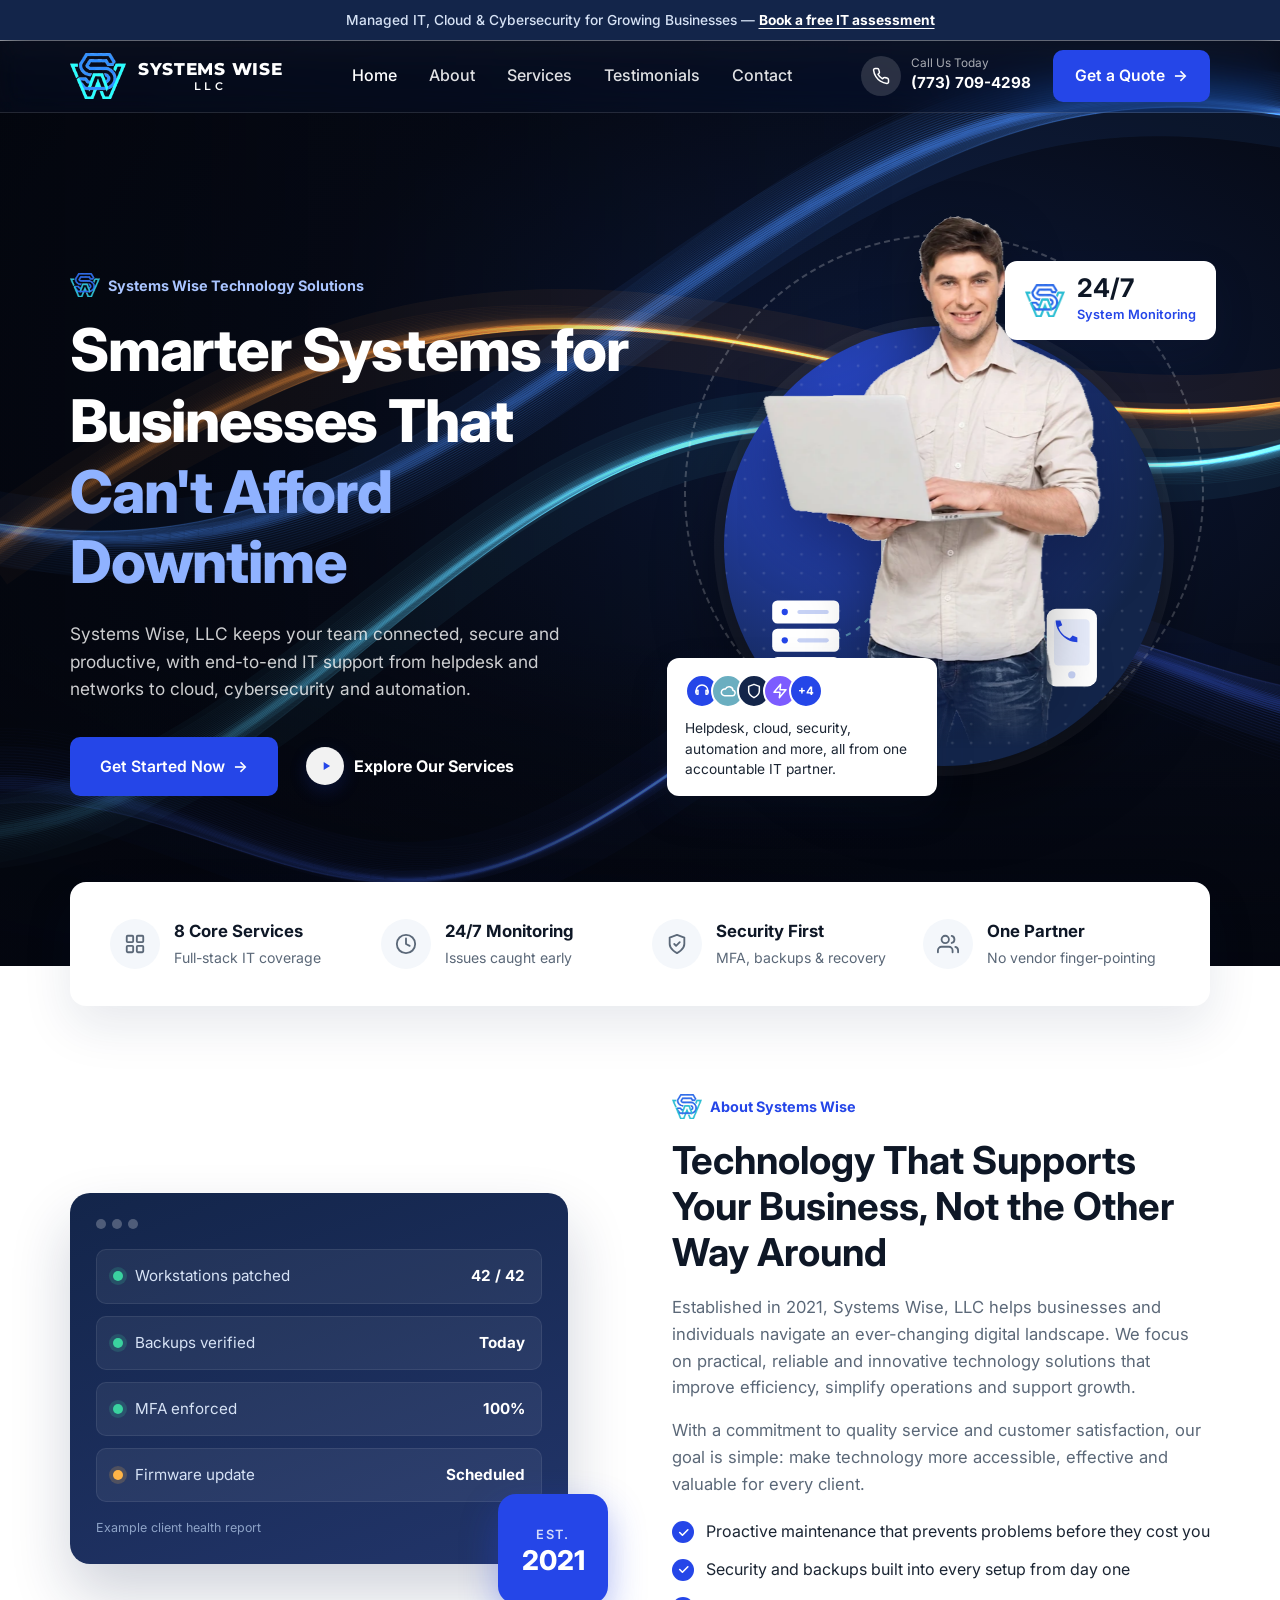
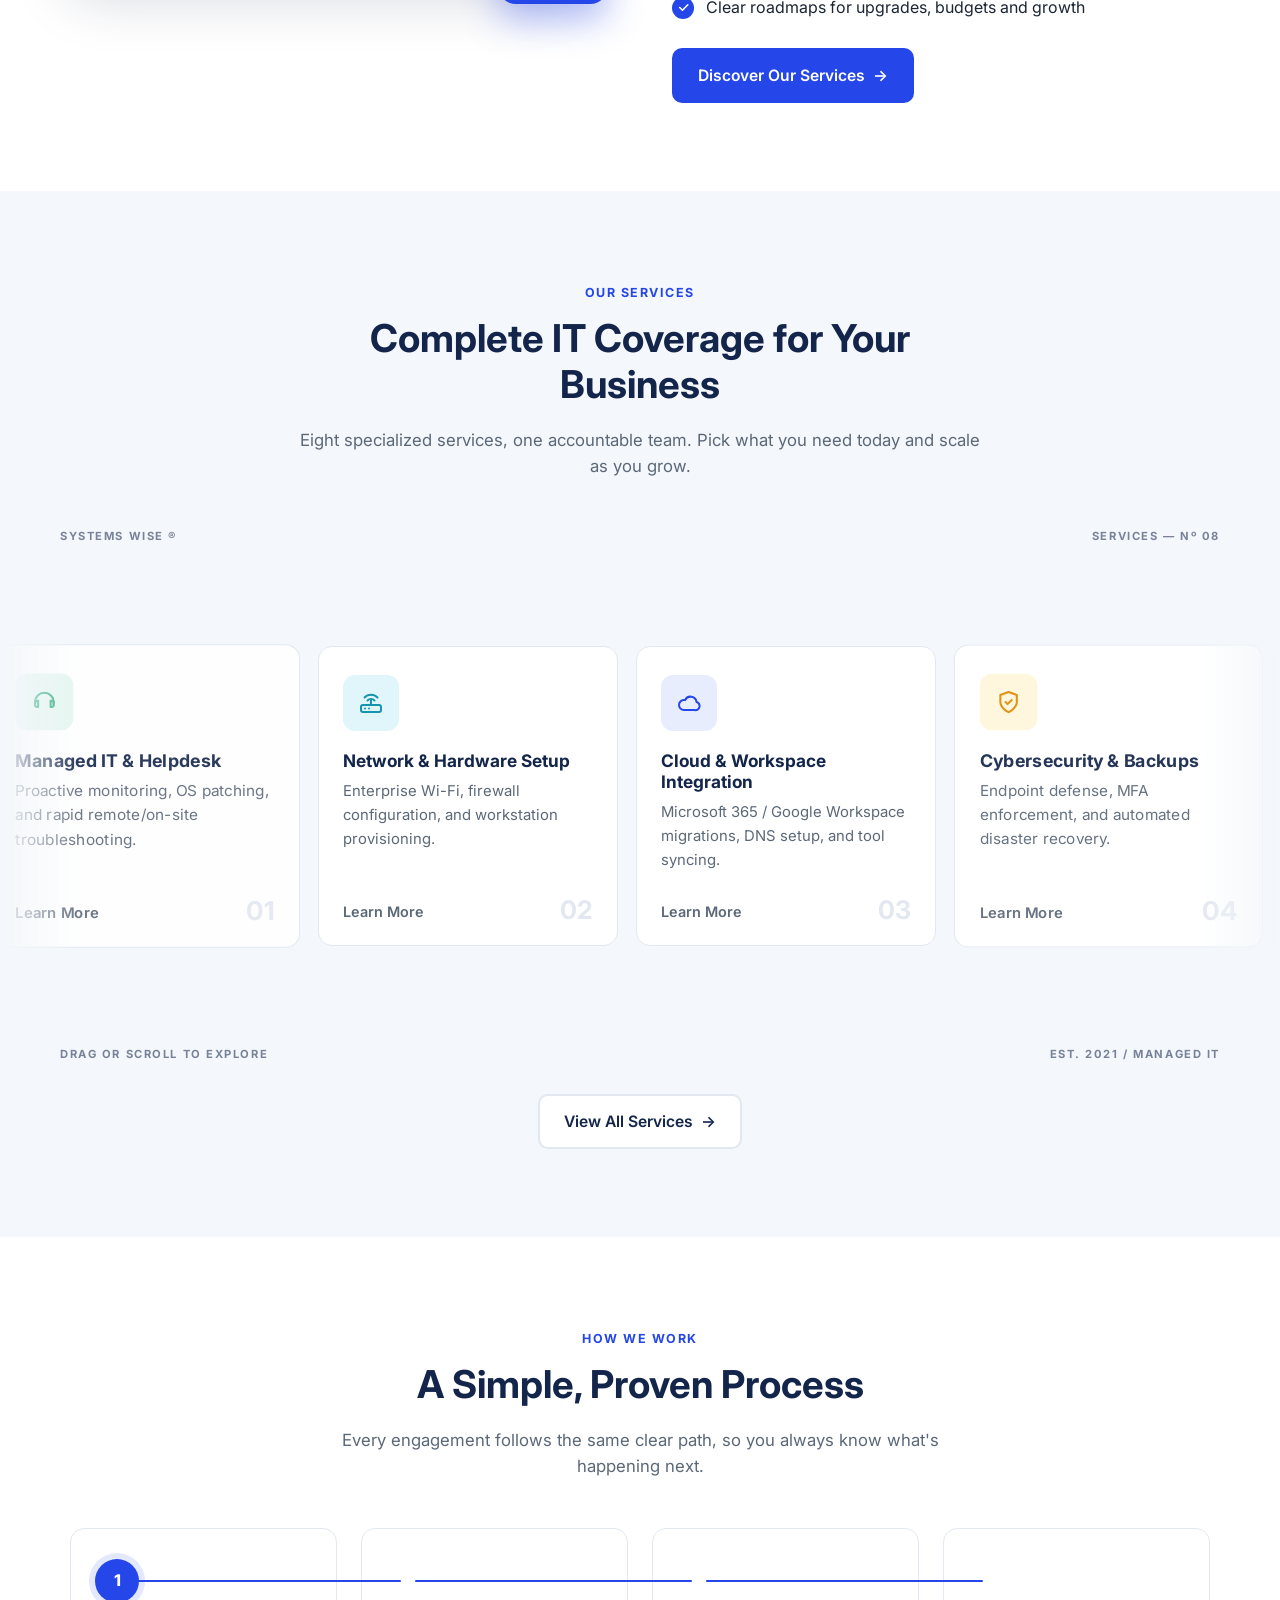
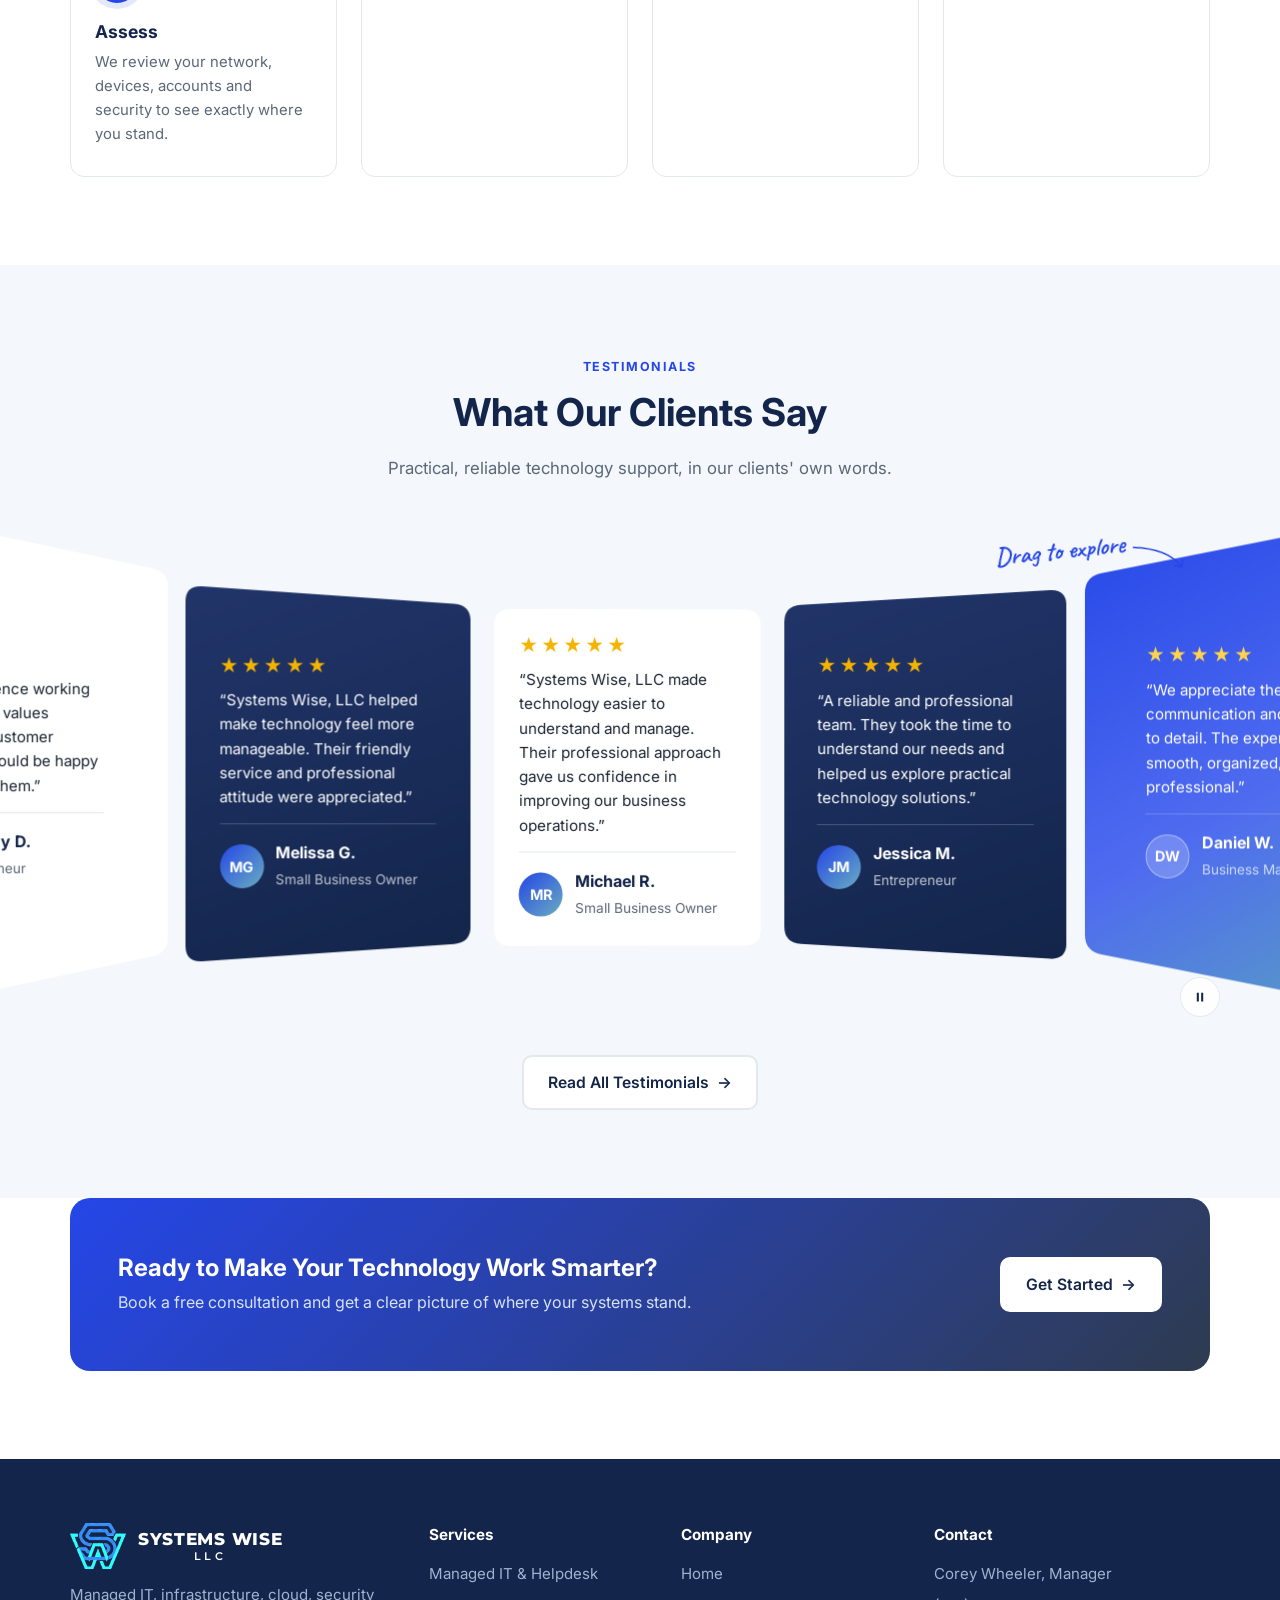
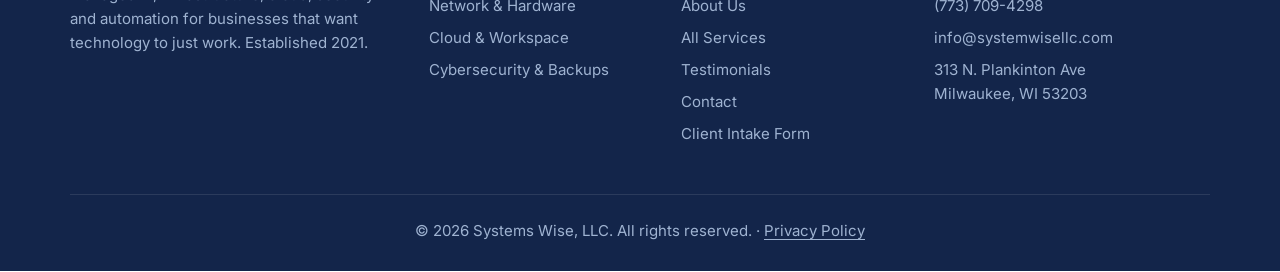
<file: index.html>
<!DOCTYPE html>
<html lang="en">
<head>
  <meta charset="UTF-8">
  <meta name="viewport" content="width=device-width, initial-scale=1.0">
  <title>Systems Wise, LLC | Managed IT, Cloud & Cybersecurity Services</title>
  <meta name="description" content="Systems Wise, LLC delivers managed IT, network infrastructure, cloud integration, cybersecurity, automation, VoIP, web and IT consulting services for growing businesses.">
  <link rel="preconnect" href="https://fonts.googleapis.com">
  <link rel="preconnect" href="https://fonts.gstatic.com" crossorigin>
  <link href="https://fonts.googleapis.com/css2?family=Inter:wght@400;500;600;700;800&family=Montserrat:wght@600;800&family=Caveat:wght@600&display=swap" rel="stylesheet">
  <link rel="icon" type="image/png" href="images/favicon.png"><link rel="apple-touch-icon" href="images/apple-touch-icon.png">
  <script>document.documentElement.classList.add("js")</script>
  <link rel="stylesheet" href="css/styles.css">
<script type="application/ld+json">{"@context":"https://schema.org","@type":"ProfessionalService","name":"Systems Wise, LLC","telephone":"+1-773-709-4298","address":{"@type":"PostalAddress","streetAddress":"313 N. Plankinton Ave","addressLocality":"Milwaukee","addressRegion":"WI","postalCode":"53203","addressCountry":"US"},"foundingDate":"2021"}</script>
</head>
<body class="page-home">

<div class="topbar">
  <div class="container"><span class="topbar__long">Managed IT, Cloud &amp; Cybersecurity for Growing Businesses &mdash; </span><a href="contact.html">Book a free IT assessment</a></div>
</div>

<header class="site-header">
  <nav class="container nav" aria-label="Main">
    <a href="index.html" class="logo"><img class="logo-mark" src="images/logo-mark.png" alt="" width="56" height="46"><span class="logo-text"><strong>SYSTEMS WISE</strong><span>LLC</span></span></a>
    <button class="nav-toggle" aria-label="Toggle menu" aria-expanded="false">
      <svg width="26" height="26" viewBox="0 0 24 24" fill="none" stroke="currentColor" stroke-width="2" stroke-linecap="round"><path d="M3 6h18M3 12h18M3 18h18"/></svg>
    </button>
    <ul class="nav-links">
      <li><a href="index.html" aria-current="page">Home</a></li>
      <li><a href="about.html">About</a></li>
      <li><a href="services.html">Services</a></li>
      <li><a href="testimonials.html">Testimonials</a></li>
      <li><a href="contact.html">Contact</a></li>
      <li class="mobile-only"><a href="contact.html" class="btn btn-primary">Get a Quote</a></li>
    </ul>
    <div class="nav-cta">
      <a href="tel:+17737094298" class="nav-phone">
        <span class="nav-phone-icon"><svg viewBox="0 0 24 24" fill="none" stroke="currentColor" stroke-width="2" stroke-linecap="round" stroke-linejoin="round" aria-hidden="true"><path d="M22 16.9v3a2 2 0 0 1-2.2 2 19.8 19.8 0 0 1-8.6-3.1 19.5 19.5 0 0 1-6-6A19.8 19.8 0 0 1 2.1 4.2 2 2 0 0 1 4.1 2h3a2 2 0 0 1 2 1.7c.1.9.4 1.8.7 2.7a2 2 0 0 1-.5 2.1L8 9.8a16 16 0 0 0 6 6l1.3-1.3a2 2 0 0 1 2.1-.4c.9.3 1.8.6 2.7.7a2 2 0 0 1 1.7 2z"/></svg></span>
        <span><small>Call Us Today</small><strong>(773) 709-4298</strong></span>
      </a>
      <a href="contact.html" class="btn btn-primary">Get a Quote <span aria-hidden="true">&rarr;</span></a>
    </div>
  </nav>
</header>

<main>
  <!-- Hero -->
  <section class="home-hero home-hero--video">
    <div class="hero-bg" aria-hidden="true">
      <!-- To use a video: put your HLS (.m3u8) or MP4 link in data-src below. -->
      <video class="hero-bg__video" data-src="" muted loop playsinline autoplay preload="none"></video>
      <div class="hero-bg__fallback"></div>
      <canvas class="hero-bg__canvas" data-ribbons></canvas>
      <div class="hero-bg__shade"></div>
    </div>
    <div class="container home-hero-grid">
      <div class="home-hero-text">
        <span class="kicker"><img class="mini-mark" src="images/logo-mark.png" alt="" width="30" height="24">Systems Wise Technology Solutions</span>
        <h1>Smarter Systems for Businesses That <span class="accent">Can't Afford Downtime</span></h1>
        <p>Systems Wise, LLC keeps your team connected, secure and productive, with end-to-end IT support from helpdesk and networks to cloud, cybersecurity and automation.</p>
        <div class="hero-actions">
          <a href="contact.html" class="btn btn-primary btn-lg">Get Started Now <span aria-hidden="true">&rarr;</span></a>
          <a href="services.html" class="text-link">
            <span class="play"><svg viewBox="0 0 24 24" fill="currentColor" aria-hidden="true"><path d="M8 5v14l11-7z"/></svg></span>
            Explore Our Services
          </a>
        </div>
      </div>

      <div class="home-hero-visual">
        <div class="hero-orbit" aria-hidden="true"></div>
        <div class="hero-circle">
          <svg viewBox="0 0 420 420" role="img" aria-label="Illustration of a monitored business network: dashboard, cloud, server and security shield">
            <defs>
              <pattern id="dots" width="18" height="18" patternUnits="userSpaceOnUse"><circle cx="2" cy="2" r="1.4" fill="rgba(255,255,255,.12)"/></pattern>
            </defs>
            <rect width="420" height="420" fill="url(#dots)"/>
            <!-- connection lines -->
            <g stroke="#6aaec0" stroke-width="2" stroke-dasharray="5 6" fill="none" opacity=".7">
              <path d="M110 110 C150 110 160 150 175 160"/>
              <path d="M95 300 C130 300 140 270 160 262"/>
              <path d="M320 300 C300 300 285 275 270 262"/>
            </g>
            <!-- cloud -->
            <g transform="translate(52 72)">
              <path d="M78 52H22a20 20 0 1 1 4.4-39.5A28 28 0 0 1 80 18a17 17 0 0 1-2 34z" fill="#fff"/>
              <path d="M40 34l8 8 14-14" stroke="#2546e8" stroke-width="4" fill="none" stroke-linecap="round" stroke-linejoin="round"/>
            </g>
            <!-- monitor -->
            <g transform="translate(150 140)">
              <rect width="150" height="104" rx="10" fill="#fff"/>
              <rect x="0" y="0" width="150" height="18" rx="10" fill="#e8edfc"/>
              <rect x="0" y="9" width="150" height="9" fill="#e8edfc"/>
              <circle cx="12" cy="9" r="3" fill="#2546e8"/><circle cx="22" cy="9" r="3" fill="#6aaec0"/><circle cx="32" cy="9" r="3" fill="#c7d2f5"/>
              <rect x="14" y="66" width="12" height="24" rx="2" fill="#c7d2f5"/>
              <rect x="32" y="54" width="12" height="36" rx="2" fill="#6aaec0"/>
              <rect x="50" y="42" width="12" height="48" rx="2" fill="#2546e8"/>
              <polyline points="76,80 94,64 108,72 136,36" fill="none" stroke="#2546e8" stroke-width="3.5" stroke-linecap="round" stroke-linejoin="round"/>
              <circle cx="136" cy="36" r="4.5" fill="#2546e8"/>
              <rect x="76" y="28" width="40" height="6" rx="3" fill="#e8edfc"/>
              <rect x="64" y="104" width="22" height="18" fill="#c7d2f5"/>
              <rect x="44" y="120" width="62" height="7" rx="3.5" fill="#fff"/>
            </g>
            <!-- shield -->
            <g transform="translate(276 92)">
              <circle cx="32" cy="32" r="32" fill="#6aaec0"/>
              <path d="M32 50s14-7 14-18V20l-14-5-14 5v12c0 11 14 18 14 18z" fill="#fff"/>
              <path d="M26 32l4.5 4.5 8-8" stroke="#6aaec0" stroke-width="3.5" fill="none" stroke-linecap="round" stroke-linejoin="round"/>
            </g>
            <!-- server -->
            <g transform="translate(46 262)">
              <rect width="64" height="22" rx="5" fill="#fff"/>
              <rect y="27" width="64" height="22" rx="5" fill="#fff"/>
              <rect y="54" width="64" height="22" rx="5" fill="#fff"/>
              <g fill="#2546e8"><circle cx="12" cy="11" r="3"/><circle cx="12" cy="38" r="3"/><circle cx="12" cy="65" r="3"/></g>
              <g fill="#c7d2f5"><rect x="24" y="9" width="30" height="4" rx="2"/><rect x="24" y="36" width="30" height="4" rx="2"/><rect x="24" y="63" width="30" height="4" rx="2"/></g>
            </g>
            <!-- phone / voip -->
            <g transform="translate(308 270)">
              <rect width="48" height="74" rx="9" fill="#fff"/>
              <rect x="7" y="10" width="34" height="44" rx="4" fill="#e8edfc"/>
              <path d="M17 26c2 6 6 10 12 12l3-3 5 2v5c-12 0-23-11-23-23h5l2 5z" fill="#2546e8" transform="translate(-4 -6) scale(.9)"/>
              <circle cx="24" cy="63" r="3.5" fill="#c7d2f5"/>
            </g>
          </svg>
        </div>
        <img class="hero-person" src="images/hero-it-specialist.png" width="620" height="830" alt="Smiling Systems Wise IT specialist holding a laptop" fetchpriority="high" decoding="async">

        <div class="float-card float-badge">
          <img class="mini-mark" src="images/logo-mark.png" alt="" width="30" height="24">
          <div><strong>24/7</strong><span>System Monitoring</span></div>
        </div>

        <div class="float-card float-proof">
          <div class="avatar-stack" aria-hidden="true">
            <span style="background:#2546e8"><svg viewBox="0 0 24 24" fill="none" stroke="currentColor" stroke-width="2.2" stroke-linecap="round" stroke-linejoin="round"><path d="M3 14v-2a9 9 0 0 1 18 0v2"/><path d="M21 15a2 2 0 0 1-2 2h-1v-6h1a2 2 0 0 1 2 2zM3 15a2 2 0 0 0 2 2h1v-6H5a2 2 0 0 0-2 2z"/></svg></span>
            <span style="background:#6aaec0"><svg viewBox="0 0 24 24" fill="none" stroke="currentColor" stroke-width="2.2" stroke-linecap="round" stroke-linejoin="round"><path d="M17.5 19H7a5 5 0 1 1 1.1-9.88A6 6 0 0 1 19.5 11a4 4 0 0 1-2 8z"/></svg></span>
            <span style="background:#13254a"><svg viewBox="0 0 24 24" fill="none" stroke="currentColor" stroke-width="2.2" stroke-linecap="round" stroke-linejoin="round"><path d="M12 22s8-4 8-10V5l-8-3-8 3v7c0 6 8 10 8 10z"/></svg></span>
            <span style="background:#7c5cff"><svg viewBox="0 0 24 24" fill="none" stroke="currentColor" stroke-width="2.2" stroke-linecap="round" stroke-linejoin="round"><path d="M13 2L3 14h9l-1 8 10-12h-9l1-8z"/></svg></span>
            <span class="more">+4</span>
          </div>
          <p>Helpdesk, cloud, security, automation and more, all from one accountable IT partner.</p>
        </div>
      </div>
    </div>
  </section>

  <!-- Highlights bar (overlaps hero) -->
  <section class="highlights-wrap">
    <div class="container">
      <div class="highlights">
        <div class="highlight">
          <span class="hl-icon"><svg viewBox="0 0 24 24" fill="none" stroke="currentColor" stroke-width="2" stroke-linecap="round" stroke-linejoin="round" aria-hidden="true"><rect x="3" y="3" width="7" height="7" rx="1"/><rect x="14" y="3" width="7" height="7" rx="1"/><rect x="3" y="14" width="7" height="7" rx="1"/><rect x="14" y="14" width="7" height="7" rx="1"/></svg></span>
          <div><strong>8 Core Services</strong><span>Full-stack IT coverage</span></div>
        </div>
        <div class="highlight">
          <span class="hl-icon"><svg viewBox="0 0 24 24" fill="none" stroke="currentColor" stroke-width="2" stroke-linecap="round" stroke-linejoin="round" aria-hidden="true"><circle cx="12" cy="12" r="10"/><path d="M12 6v6l4 2"/></svg></span>
          <div><strong>24/7 Monitoring</strong><span>Issues caught early</span></div>
        </div>
        <div class="highlight">
          <span class="hl-icon"><svg viewBox="0 0 24 24" fill="none" stroke="currentColor" stroke-width="2" stroke-linecap="round" stroke-linejoin="round" aria-hidden="true"><path d="M12 22s8-4 8-10V5l-8-3-8 3v7c0 6 8 10 8 10z"/><path d="M9 12l2 2 4-4"/></svg></span>
          <div><strong>Security First</strong><span>MFA, backups &amp; recovery</span></div>
        </div>
        <div class="highlight">
          <span class="hl-icon"><svg viewBox="0 0 24 24" fill="none" stroke="currentColor" stroke-width="2" stroke-linecap="round" stroke-linejoin="round" aria-hidden="true"><path d="M17 21v-2a4 4 0 0 0-4-4H5a4 4 0 0 0-4 4v2"/><circle cx="9" cy="7" r="4"/><path d="M23 21v-2a4 4 0 0 0-3-3.87M16 3.13a4 4 0 0 1 0 7.75"/></svg></span>
          <div><strong>One Partner</strong><span>No vendor finger-pointing</span></div>
        </div>
      </div>
    </div>
  </section>

  <!-- About -->
  <section class="section about">
    <div class="container about-grid">
      <div class="about-visual">
        <div class="about-panel about-panel-main">
          <div class="about-panel-head"><span></span><span></span><span></span></div>
          <ul class="status-list">
            <li><span class="dot ok"></span>Workstations patched <b>42 / 42</b></li>
            <li><span class="dot ok"></span>Backups verified <b>Today</b></li>
            <li><span class="dot ok"></span>MFA enforced <b>100%</b></li>
            <li><span class="dot warn"></span>Firmware update <b>Scheduled</b></li>
          </ul>
          <span class="panel-caption">Example client health report</span>
        </div>
        <div class="about-panel about-panel-side">
          <span>Est.</span><strong>2021</strong>
        </div>
      </div>
      <div class="about-text">
        <span class="kicker"><img class="mini-mark" src="images/logo-mark.png" alt="" width="30" height="24">About Systems Wise</span>
        <h2>Technology That Supports Your Business, Not the Other Way Around</h2>
        <p>Established in 2021, Systems Wise, LLC helps businesses and individuals navigate an ever-changing digital landscape. We focus on practical, reliable and innovative technology solutions that improve efficiency, simplify operations and support growth.</p>
        <p>With a commitment to quality service and customer satisfaction, our goal is simple: make technology more accessible, effective and valuable for every client.</p>
        <ul class="checklist">
          <li>Proactive maintenance that prevents problems before they cost you</li>
          <li>Security and backups built into every setup from day one</li>
          <li>Clear roadmaps for upgrades, budgets and growth</li>
        </ul>
        <a href="services.html" class="btn btn-primary">Discover Our Services <span aria-hidden="true">&rarr;</span></a>
      </div>
    </div>
  </section>

  <!-- Services snapshot -->
  <section class="section section-soft services-snapshot" id="services">
    <div class="container">
      <div class="section-head">
        <span class="eyebrow">Our Services</span>
        <h2>Complete IT Coverage for Your Business</h2>
        <p>Eight specialized services, one accountable team. Pick what you need today and scale as you grow.</p>
      </div>

      <div class="rf" data-rf aria-label="Our services. Drag or scroll to explore.">
        <span class="rf__label rf__label--tl" aria-hidden="true">Systems Wise &reg;</span>
        <span class="rf__label rf__label--tr" aria-hidden="true">Services &mdash; N&ordm; 08</span>
        <span class="rf__label rf__label--bl" aria-hidden="true">Drag or scroll to explore</span>
        <span class="rf__label rf__label--br" aria-hidden="true">Est. 2021 / Managed IT</span>
        <div class="rf__track" data-rf-track>
          <div class="rf__item" data-rf-item>
            <a href="services.html#managed-it" class="service-card">
          <div class="icon tint-1"><svg viewBox="0 0 24 24" fill="none" stroke="currentColor" stroke-width="2" stroke-linecap="round" stroke-linejoin="round" aria-hidden="true"><path d="M3 14v-2a9 9 0 0 1 18 0v2"/><path d="M21 15a2 2 0 0 1-2 2h-1v-6h1a2 2 0 0 1 2 2zM3 15a2 2 0 0 0 2 2h1v-6H5a2 2 0 0 0-2 2z"/></svg></div>
          <h3>Managed IT &amp; Helpdesk</h3>
          <p>Proactive monitoring, OS patching, and rapid remote/on-site troubleshooting.</p>
          <div class="card-foot"><span class="card-link">Learn More</span><span class="num">01</span></div>
        </a>
          </div>
          <div class="rf__item" data-rf-item>
            <a href="services.html#network" class="service-card">
          <div class="icon tint-2"><svg viewBox="0 0 24 24" fill="none" stroke="currentColor" stroke-width="2" stroke-linecap="round" stroke-linejoin="round" aria-hidden="true"><rect x="2" y="14" width="20" height="7" rx="2"/><path d="M6 17.5h.01M10 17.5h.01M12 14V9"/><path d="M8.5 9.5a5 5 0 0 1 7 0M5.5 6.5a9 9 0 0 1 13 0"/></svg></div>
          <h3>Network &amp; Hardware Setup</h3>
          <p>Enterprise Wi-Fi, firewall configuration, and workstation provisioning.</p>
          <div class="card-foot"><span class="card-link">Learn More</span><span class="num">02</span></div>
        </a>
          </div>
          <div class="rf__item" data-rf-item>
            <a href="services.html#cloud" class="service-card">
          <div class="icon tint-3"><svg viewBox="0 0 24 24" fill="none" stroke="currentColor" stroke-width="2" stroke-linecap="round" stroke-linejoin="round" aria-hidden="true"><path d="M17.5 19H7a5 5 0 1 1 1.1-9.88A6 6 0 0 1 19.5 11a4 4 0 0 1-2 8z"/></svg></div>
          <h3>Cloud &amp; Workspace Integration</h3>
          <p>Microsoft 365 / Google Workspace migrations, DNS setup, and tool syncing.</p>
          <div class="card-foot"><span class="card-link">Learn More</span><span class="num">03</span></div>
        </a>
          </div>
          <div class="rf__item" data-rf-item>
            <a href="services.html#security" class="service-card">
          <div class="icon tint-4"><svg viewBox="0 0 24 24" fill="none" stroke="currentColor" stroke-width="2" stroke-linecap="round" stroke-linejoin="round" aria-hidden="true"><path d="M12 22s8-4 8-10V5l-8-3-8 3v7c0 6 8 10 8 10z"/><path d="M9 12l2 2 4-4"/></svg></div>
          <h3>Cybersecurity &amp; Backups</h3>
          <p>Endpoint defense, MFA enforcement, and automated disaster recovery.</p>
          <div class="card-foot"><span class="card-link">Learn More</span><span class="num">04</span></div>
        </a>
          </div>
          <div class="rf__item" data-rf-item>
            <a href="services.html#automation" class="service-card">
          <div class="icon tint-5"><svg viewBox="0 0 24 24" fill="none" stroke="currentColor" stroke-width="2" stroke-linecap="round" stroke-linejoin="round" aria-hidden="true"><path d="M13 2L3 14h9l-1 8 10-12h-9l1-8z"/></svg></div>
          <h3>Workflow &amp; Process Automation</h3>
          <p>Automated client intake, software connectors, and streamlined operations.</p>
          <div class="card-foot"><span class="card-link">Learn More</span><span class="num">05</span></div>
        </a>
          </div>
          <div class="rf__item" data-rf-item>
            <a href="services.html#voip" class="service-card">
          <div class="icon tint-6"><svg viewBox="0 0 24 24" fill="none" stroke="currentColor" stroke-width="2" stroke-linecap="round" stroke-linejoin="round" aria-hidden="true"><path d="M22 16.9v3a2 2 0 0 1-2.2 2 19.8 19.8 0 0 1-8.6-3.1 19.5 19.5 0 0 1-6-6A19.8 19.8 0 0 1 2.1 4.2 2 2 0 0 1 4.1 2h3a2 2 0 0 1 2 1.7c.1.9.4 1.8.7 2.7a2 2 0 0 1-.5 2.1L8 9.8a16 16 0 0 0 6 6l1.3-1.3a2 2 0 0 1 2.1-.4c.9.3 1.8.6 2.7.7a2 2 0 0 1 1.7 2z"/></svg></div>
          <h3>VoIP &amp; Business Communications</h3>
          <p>Cloud phone systems, smart call routing, and conference room setups.</p>
          <div class="card-foot"><span class="card-link">Learn More</span><span class="num">06</span></div>
        </a>
          </div>
          <div class="rf__item" data-rf-item>
            <a href="services.html#web" class="service-card">
          <div class="icon tint-7"><svg viewBox="0 0 24 24" fill="none" stroke="currentColor" stroke-width="2" stroke-linecap="round" stroke-linejoin="round" aria-hidden="true"><circle cx="12" cy="12" r="10"/><path d="M2 12h20M12 2a15 15 0 0 1 4 10 15 15 0 0 1-4 10 15 15 0 0 1-4-10 15 15 0 0 1 4-10z"/></svg></div>
          <h3>Web &amp; Digital Infrastructure</h3>
          <p>Secure business websites, SSL hosting, and ongoing site maintenance.</p>
          <div class="card-foot"><span class="card-link">Learn More</span><span class="num">07</span></div>
        </a>
          </div>
          <div class="rf__item" data-rf-item>
            <a href="services.html#audit" class="service-card">
          <div class="icon tint-8"><svg viewBox="0 0 24 24" fill="none" stroke="currentColor" stroke-width="2" stroke-linecap="round" stroke-linejoin="round" aria-hidden="true"><path d="M3 3v18h18"/><path d="M7 15l4-4 3 3 6-6"/></svg></div>
          <h3>IT Audits &amp; Tech Consulting</h3>
          <p>System health assessments, licensing optimization, and scaling roadmaps.</p>
          <div class="card-foot"><span class="card-link">Learn More</span><span class="num">08</span></div>
        </a>
          </div>
        </div>
      </div>
      <div class="t-more"><a href="services.html" class="btn btn-ghost">View All Services <span aria-hidden="true">&rarr;</span></a></div>
    </div>
  </section>

  <!-- How we work -->
  <section class="section">
    <div class="container">
      <div class="section-head">
        <span class="eyebrow">How We Work</span>
        <h2>A Simple, Proven Process</h2>
        <p>Every engagement follows the same clear path, so you always know what's happening next.</p>
      </div>
      <ol class="process process--flow" data-flow>
        <li><span class="step">1</span><h3>Assess</h3><p>We review your network, devices, accounts and security to see exactly where you stand.</p></li>
        <li><span class="step">2</span><h3>Plan</h3><p>You get a prioritized, plain-English roadmap with clear costs and timelines.</p></li>
        <li><span class="step">3</span><h3>Implement</h3><p>We deploy, migrate and configure with minimal disruption to your team.</p></li>
        <li><span class="step">4</span><h3>Support</h3><p>Ongoing monitoring, maintenance and helpdesk keep everything running smoothly.</p></li>
      </ol>
    </div>
  </section>

  <!-- Testimonials slider -->
  <section class="section section-soft">
    <div class="container">
      <div class="section-head">
        <span class="eyebrow">Testimonials</span>
        <h2>What Our Clients Say</h2>
        <p>Practical, reliable technology support, in our clients' own words.</p>
      </div>
      <div class="tc" data-tc aria-roledescription="carousel" aria-label="Client testimonials. Drag to explore.">
        <div class="tc__note" aria-hidden="true">
          <span>Drag to explore</span>
          <svg viewBox="0 0 120 70" fill="none" stroke="currentColor" stroke-width="2.4" stroke-linecap="round" stroke-linejoin="round"><path class="tc__draw" d="M8 8c30 4 62 16 78 40"/><path class="tc__draw" d="M74 46l13 4 3-13"/></svg>
        </div>
        <div class="tc__track" data-tc-track>
          <figure class="t-card">
            <div class="stars" role="img" aria-label="Rated 5 out of 5 stars">&#9733;&#9733;&#9733;&#9733;&#9733;</div>
            <blockquote>&ldquo;Systems Wise, LLC made technology easier to understand and manage. Their professional approach gave us confidence in improving our business operations.&rdquo;</blockquote>
            <figcaption><span class="t-avatar" aria-hidden="true">MR</span><span><strong>Michael R.</strong><small>Small Business Owner</small></span></figcaption>
          </figure>
          <figure class="t-card">
            <div class="stars" role="img" aria-label="Rated 5 out of 5 stars">&#9733;&#9733;&#9733;&#9733;&#9733;</div>
            <blockquote>&ldquo;A reliable and professional team. They took the time to understand our needs and helped us explore practical technology solutions.&rdquo;</blockquote>
            <figcaption><span class="t-avatar" aria-hidden="true">JM</span><span><strong>Jessica M.</strong><small>Entrepreneur</small></span></figcaption>
          </figure>
          <figure class="t-card">
            <div class="stars" role="img" aria-label="Rated 5 out of 5 stars">&#9733;&#9733;&#9733;&#9733;&#9733;</div>
            <blockquote>&ldquo;We appreciate their clear communication and attention to detail. The experience was smooth, organized, and professional.&rdquo;</blockquote>
            <figcaption><span class="t-avatar" aria-hidden="true">DW</span><span><strong>Daniel W.</strong><small>Business Manager</small></span></figcaption>
          </figure>
          <figure class="t-card">
            <div class="stars" role="img" aria-label="Rated 5 out of 5 stars">&#9733;&#9733;&#9733;&#9733;&#9733;</div>
            <blockquote>&ldquo;Systems Wise, LLC provided a helpful and straightforward experience. Their team made the process feel less complicated.&rdquo;</blockquote>
            <figcaption><span class="t-avatar" aria-hidden="true">AC</span><span><strong>Amanda C.</strong><small>Independent Consultant</small></span></figcaption>
          </figure>
          <figure class="t-card">
            <div class="stars" role="img" aria-label="Rated 5 out of 5 stars">&#9733;&#9733;&#9733;&#9733;&#9733;</div>
            <blockquote>&ldquo;Their customer-focused approach stood out. They listened to our concerns and helped us identify solutions that fit our business needs.&rdquo;</blockquote>
            <figcaption><span class="t-avatar" aria-hidden="true">CT</span><span><strong>Christopher T.</strong><small>Small Business Owner</small></span></figcaption>
          </figure>
          <figure class="t-card">
            <div class="stars" role="img" aria-label="Rated 5 out of 5 stars">&#9733;&#9733;&#9733;&#9733;&#9733;</div>
            <blockquote>&ldquo;Professional, responsive, and easy to work with. We appreciated the time they took to explain things clearly.&rdquo;</blockquote>
            <figcaption><span class="t-avatar" aria-hidden="true">NB</span><span><strong>Nicole B.</strong><small>Office Administrator</small></span></figcaption>
          </figure>
          <figure class="t-card">
            <div class="stars" role="img" aria-label="Rated 5 out of 5 stars">&#9733;&#9733;&#9733;&#9733;&#9733;</div>
            <blockquote>&ldquo;Systems Wise, LLC brings a practical approach to technology. Their professionalism and commitment to customer service made a positive impression.&rdquo;</blockquote>
            <figcaption><span class="t-avatar" aria-hidden="true">BH</span><span><strong>Brandon H.</strong><small>Business Owner</small></span></figcaption>
          </figure>
          <figure class="t-card">
            <div class="stars" role="img" aria-label="Rated 5 out of 5 stars">&#9733;&#9733;&#9733;&#9733;&#9733;</div>
            <blockquote>&ldquo;The team was attentive and knowledgeable. They made sure our questions were addressed and kept communication clear throughout.&rdquo;</blockquote>
            <figcaption><span class="t-avatar" aria-hidden="true">SL</span><span><strong>Stephanie L.</strong><small>Operations Coordinator</small></span></figcaption>
          </figure>
          <figure class="t-card">
            <div class="stars" role="img" aria-label="Rated 5 out of 5 stars">&#9733;&#9733;&#9733;&#9733;&#9733;</div>
            <blockquote>&ldquo;A great experience working with a team that values reliability and customer satisfaction. I would be happy to recommend them.&rdquo;</blockquote>
            <figcaption><span class="t-avatar" aria-hidden="true">AD</span><span><strong>Anthony D.</strong><small>Entrepreneur</small></span></figcaption>
          </figure>
          <figure class="t-card">
            <div class="stars" role="img" aria-label="Rated 5 out of 5 stars">&#9733;&#9733;&#9733;&#9733;&#9733;</div>
            <blockquote>&ldquo;Systems Wise, LLC helped make technology feel more manageable. Their friendly service and professional attitude were appreciated.&rdquo;</blockquote>
            <figcaption><span class="t-avatar" aria-hidden="true">MG</span><span><strong>Melissa G.</strong><small>Small Business Owner</small></span></figcaption>
          </figure>
        </div>
        <button type="button" class="tc__pause" data-tc-pause aria-pressed="false" aria-label="Pause testimonials"><svg class="tc__i-pause" viewBox="0 0 24 24" fill="currentColor" aria-hidden="true"><path d="M6.5 4.5h3.5v15H6.5zM14 4.5h3.5v15H14z"/></svg><svg class="tc__i-play" viewBox="0 0 24 24" fill="currentColor" aria-hidden="true"><path d="M7 4.5v15l12.5-7.5z"/></svg></button>
      </div>
      <div class="t-more"><a href="testimonials.html" class="btn btn-ghost">Read All Testimonials <span aria-hidden="true">&rarr;</span></a></div>
    </div>
  </section>

  <!-- CTA -->
  <section class="section" style="padding-top:0">
    <div class="container">
      <div class="cta-band">
        <div>
          <h2>Ready to Make Your Technology Work Smarter?</h2>
          <p>Book a free consultation and get a clear picture of where your systems stand.</p>
        </div>
        <a href="contact.html" class="btn btn-primary">Get Started <span aria-hidden="true">&rarr;</span></a>
      </div>
    </div>
  </section>
</main>

<footer class="site-footer">
  <div class="container">
    <div class="footer-grid">
      <div>
        <a href="index.html" class="logo"><img class="logo-mark" src="images/logo-mark.png" alt="" width="56" height="46"><span class="logo-text"><strong>SYSTEMS WISE</strong><span>LLC</span></span></a>
        <p>Managed IT, infrastructure, cloud, security and automation for businesses that want technology to just work. Established 2021.</p>
      </div>
      <div>
        <h4>Services</h4>
        <ul>
          <li><a href="services.html#managed-it">Managed IT &amp; Helpdesk</a></li>
          <li><a href="services.html#network">Network &amp; Hardware</a></li>
          <li><a href="services.html#cloud">Cloud &amp; Workspace</a></li>
          <li><a href="services.html#security">Cybersecurity &amp; Backups</a></li>
        </ul>
      </div>
      <div>
        <h4>Company</h4>
        <ul>
          <li><a href="index.html">Home</a></li>
          <li><a href="about.html">About Us</a></li>
          <li><a href="services.html">All Services</a></li>
          <li><a href="testimonials.html">Testimonials</a></li>
          <li><a href="contact.html">Contact</a></li>
          <li><a href="intake.html">Client Intake Form</a></li>
        </ul>
      </div><div><h4>Contact</h4><ul><li>Corey Wheeler, Manager</li><li><a href="tel:+17737094298">(773) 709-4298</a></li><li><a href="mailto:info@systemwisellc.com">info@systemwisellc.com</a></li><li><a href="https://www.google.com/maps/search/313+N.+Plankinton+Ave,+Milwaukee,+WI+53203" rel="noopener">313 N. Plankinton Ave<br>Milwaukee, WI 53203</a></li></ul></div>
    </div>
    <div class="footer-bottom">&copy; <span id="year">2026</span> Systems Wise, LLC. All rights reserved. &middot; <a href="privacy-policy.html">Privacy Policy</a></div>
  </div>
</footer>

<script src="js/main.js"></script>
</body>
</html>
</file>
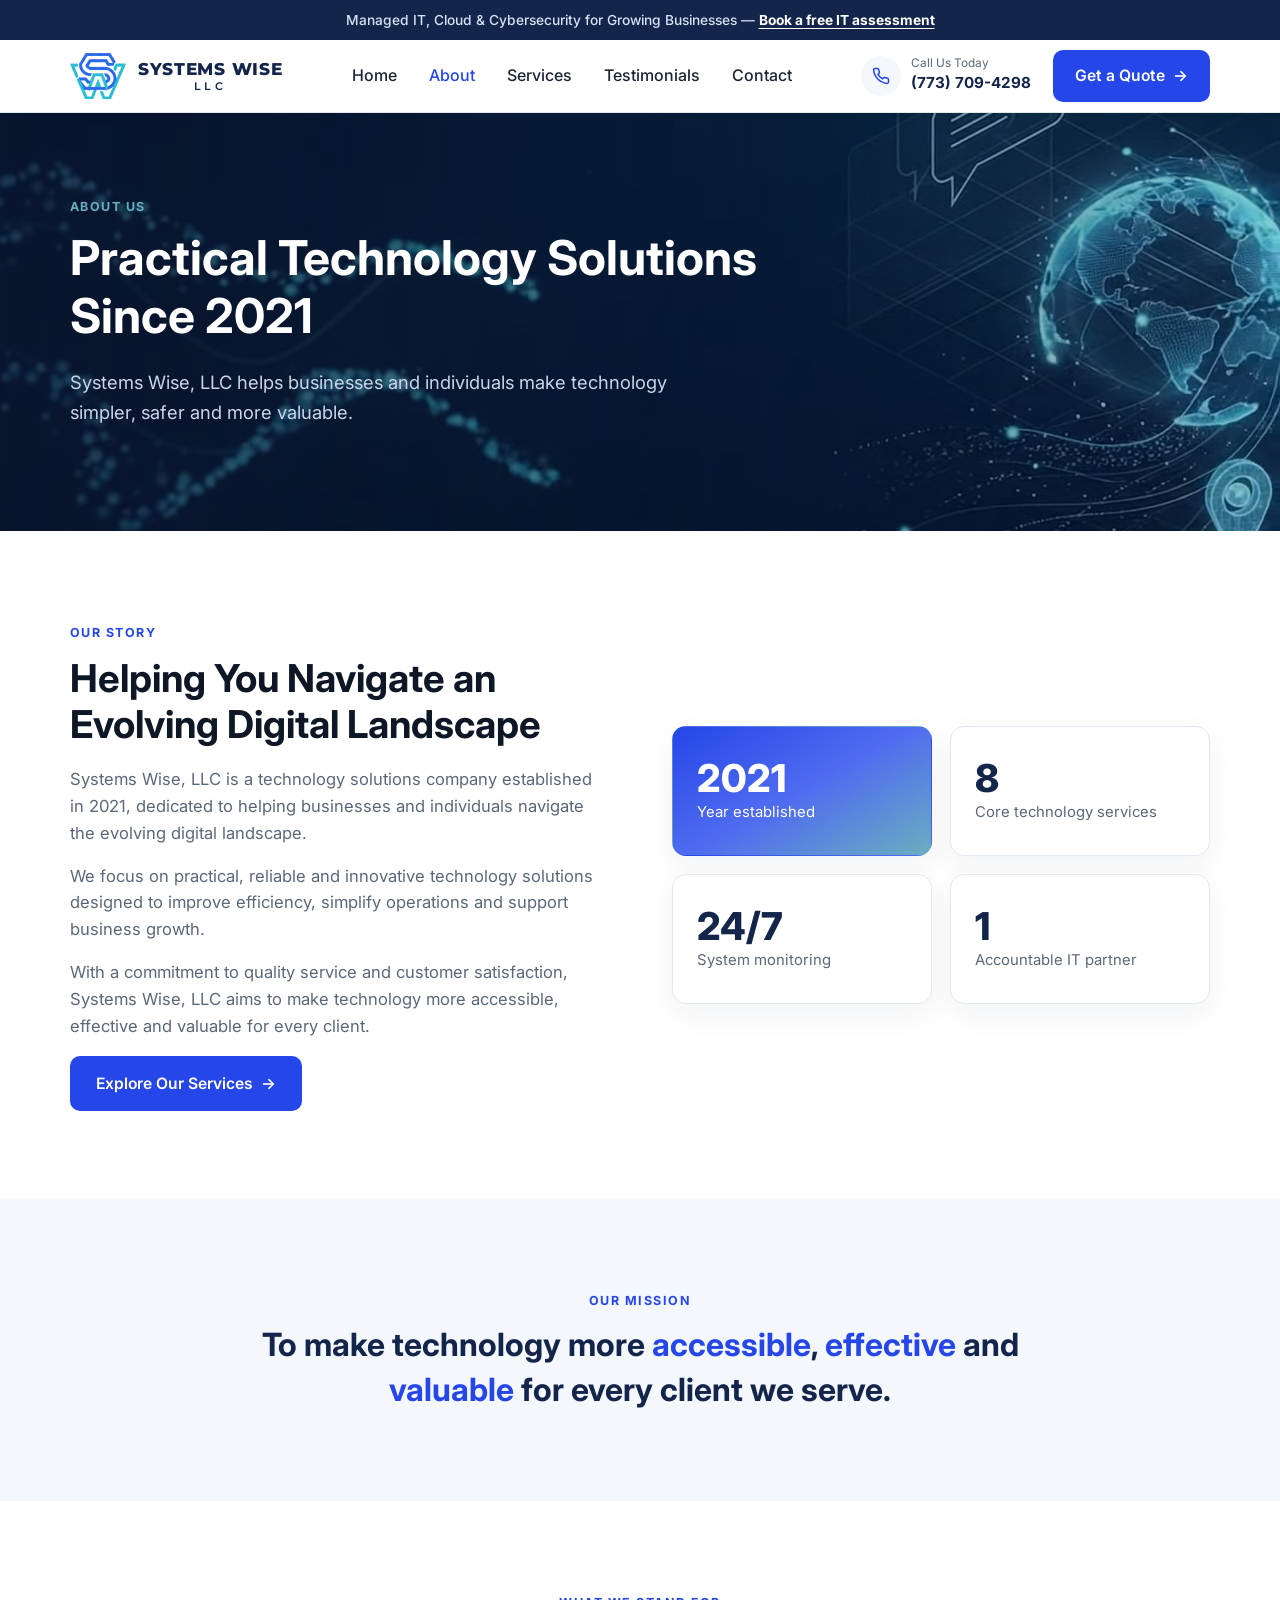
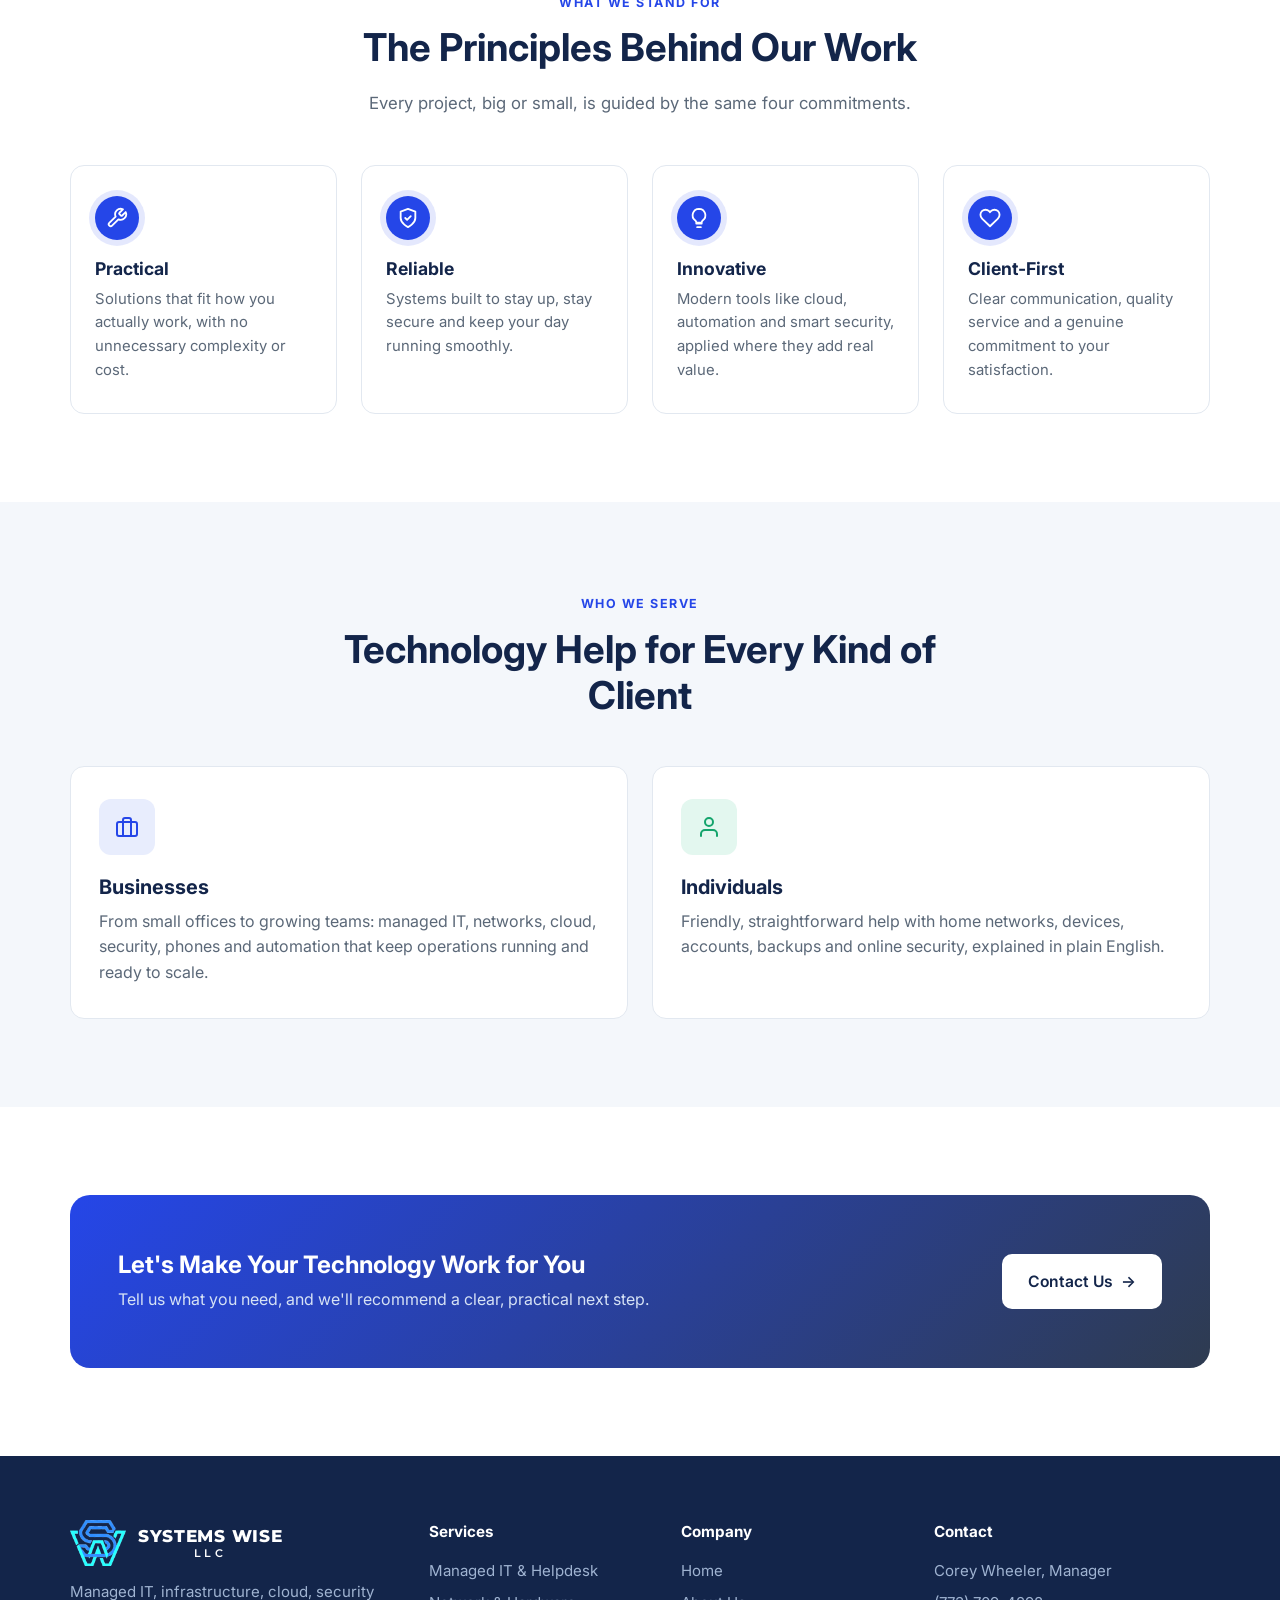
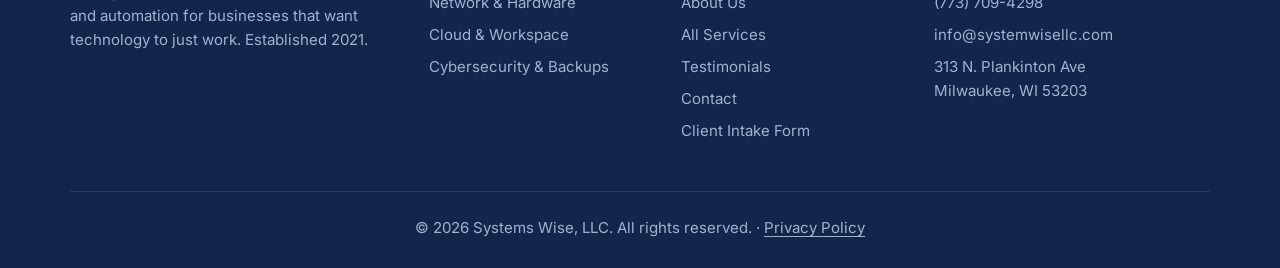
<file: about.html>
<!DOCTYPE html>
<html lang="en">
<head>
  <meta charset="UTF-8">
  <meta name="viewport" content="width=device-width, initial-scale=1.0">
  <title>About Us | Systems Wise, LLC</title>
  <meta name="description" content="Learn about Systems Wise, LLC, a technology solutions company established in 2021 helping businesses and individuals with practical, reliable IT solutions.">
  <link rel="preconnect" href="https://fonts.googleapis.com">
  <link rel="preconnect" href="https://fonts.gstatic.com" crossorigin>
  <link href="https://fonts.googleapis.com/css2?family=Inter:wght@400;500;600;700;800&family=Montserrat:wght@600;800&display=swap" rel="stylesheet">
  <link rel="icon" type="image/png" href="images/favicon.png"><link rel="apple-touch-icon" href="images/apple-touch-icon.png">
  <script>document.documentElement.classList.add("js")</script>
  <link rel="stylesheet" href="css/styles.css">
</head>
<body>

<div class="topbar">
  <div class="container"><span class="topbar__long">Managed IT, Cloud &amp; Cybersecurity for Growing Businesses &mdash; </span><a href="contact.html">Book a free IT assessment</a></div>
</div>

<header class="site-header">
  <nav class="container nav" aria-label="Main">
    <a href="index.html" class="logo"><img class="logo-mark" src="images/logo-mark.png" alt="" width="56" height="46"><span class="logo-text"><strong>SYSTEMS WISE</strong><span>LLC</span></span></a>
    <button class="nav-toggle" aria-label="Toggle menu" aria-expanded="false">
      <svg width="26" height="26" viewBox="0 0 24 24" fill="none" stroke="currentColor" stroke-width="2" stroke-linecap="round"><path d="M3 6h18M3 12h18M3 18h18"/></svg>
    </button>
    <ul class="nav-links">
      <li><a href="index.html">Home</a></li>
      <li><a href="about.html" aria-current="page">About</a></li>
      <li><a href="services.html">Services</a></li>
      <li><a href="testimonials.html">Testimonials</a></li>
      <li><a href="contact.html">Contact</a></li>
      <li class="mobile-only"><a href="contact.html" class="btn btn-primary">Get a Quote</a></li>
    </ul>
    <div class="nav-cta">
      <a href="tel:+17737094298" class="nav-phone">
        <span class="nav-phone-icon"><svg viewBox="0 0 24 24" fill="none" stroke="currentColor" stroke-width="2" stroke-linecap="round" stroke-linejoin="round" aria-hidden="true"><path d="M22 16.9v3a2 2 0 0 1-2.2 2 19.8 19.8 0 0 1-8.6-3.1 19.5 19.5 0 0 1-6-6A19.8 19.8 0 0 1 2.1 4.2 2 2 0 0 1 4.1 2h3a2 2 0 0 1 2 1.7c.1.9.4 1.8.7 2.7a2 2 0 0 1-.5 2.1L8 9.8a16 16 0 0 0 6 6l1.3-1.3a2 2 0 0 1 2.1-.4c.9.3 1.8.6 2.7.7a2 2 0 0 1 1.7 2z"/></svg></span>
        <span><small>Call Us Today</small><strong>(773) 709-4298</strong></span>
      </a>
      <a href="contact.html" class="btn btn-primary">Get a Quote <span aria-hidden="true">&rarr;</span></a>
    </div>
  </nav>
</header>

<main>
  <section class="hero page-hero has-video">
    <video class="page-hero__video" autoplay muted loop playsinline preload="metadata" poster="video/poster.jpg" aria-hidden="true"><source src="video/hero.webm" type="video/webm"><source src="video/hero.mp4" type="video/mp4"></video>
   
    <div class="container">
      <span class="eyebrow">About Us</span>
      <h1>Practical Technology Solutions Since 2021</h1>
      <p>Systems Wise, LLC helps businesses and individuals make technology simpler, safer and more valuable.</p>
    </div>
  </section>

  <!-- Story -->
  <section class="section">
    <div class="container about-grid">
      <div class="about-text">
        <span class="eyebrow">Our Story</span>
        <h2>Helping You Navigate an Evolving Digital Landscape</h2>
        <p>Systems Wise, LLC is a technology solutions company established in 2021, dedicated to helping businesses and individuals navigate the evolving digital landscape.</p>
        <p>We focus on practical, reliable and innovative technology solutions designed to improve efficiency, simplify operations and support business growth.</p>
        <p>With a commitment to quality service and customer satisfaction, Systems Wise, LLC aims to make technology more accessible, effective and valuable for every client.</p>
        <a href="services.html" class="btn btn-primary">Explore Our Services <span aria-hidden="true">&rarr;</span></a>
      </div>
      <div class="stat-grid">
        <div class="stat-card stat-accent"><strong>2021</strong><span>Year established</span></div>
        <div class="stat-card"><strong>8</strong><span>Core technology services</span></div>
        <div class="stat-card"><strong>24/7</strong><span>System monitoring</span></div>
        <div class="stat-card"><strong>1</strong><span>Accountable IT partner</span></div>
      </div>
    </div>
  </section>

  <!-- Mission -->
  <section class="section section-soft">
    <div class="container">
      <div class="mission">
        <span class="eyebrow">Our Mission</span>
        <p>To make technology more <strong>accessible</strong>, <strong>effective</strong> and <strong>valuable</strong> for every client we serve.</p>
      </div>
    </div>
  </section>

  <!-- Values -->
  <section class="section">
    <div class="container">
      <div class="section-head">
        <span class="eyebrow">What We Stand For</span>
        <h2>The Principles Behind Our Work</h2>
        <p>Every project, big or small, is guided by the same four commitments.</p>
      </div>
      <ul class="process values">
        <li>
          <span class="step"><svg viewBox="0 0 24 24" fill="none" stroke="currentColor" stroke-width="2" stroke-linecap="round" stroke-linejoin="round" aria-hidden="true"><path d="M14.7 6.3a1 1 0 0 0 0 1.4l1.6 1.6a1 1 0 0 0 1.4 0l3.77-3.77a6 6 0 0 1-7.94 7.94l-6.91 6.91a2.12 2.12 0 0 1-3-3l6.91-6.91a6 6 0 0 1 7.94-7.94l-3.76 3.76z"/></svg></span>
          <h3>Practical</h3>
          <p>Solutions that fit how you actually work, with no unnecessary complexity or cost.</p>
        </li>
        <li>
          <span class="step"><svg viewBox="0 0 24 24" fill="none" stroke="currentColor" stroke-width="2" stroke-linecap="round" stroke-linejoin="round" aria-hidden="true"><path d="M12 22s8-4 8-10V5l-8-3-8 3v7c0 6 8 10 8 10z"/><path d="M9 12l2 2 4-4"/></svg></span>
          <h3>Reliable</h3>
          <p>Systems built to stay up, stay secure and keep your day running smoothly.</p>
        </li>
        <li>
          <span class="step"><svg viewBox="0 0 24 24" fill="none" stroke="currentColor" stroke-width="2" stroke-linecap="round" stroke-linejoin="round" aria-hidden="true"><path d="M9 18h6M10 22h4M12 2a7 7 0 0 0-4 12.7c.6.5 1 1.2 1 2V17h6v-.3c0-.8.4-1.5 1-2A7 7 0 0 0 12 2z"/></svg></span>
          <h3>Innovative</h3>
          <p>Modern tools like cloud, automation and smart security, applied where they add real value.</p>
        </li>
        <li>
          <span class="step"><svg viewBox="0 0 24 24" fill="none" stroke="currentColor" stroke-width="2" stroke-linecap="round" stroke-linejoin="round" aria-hidden="true"><path d="M20.8 4.6a5.5 5.5 0 0 0-7.8 0L12 5.7l-1-1.1a5.5 5.5 0 0 0-7.8 7.8l1 1.1L12 21l7.8-7.5 1-1.1a5.5 5.5 0 0 0 0-7.8z"/></svg></span>
          <h3>Client-First</h3>
          <p>Clear communication, quality service and a genuine commitment to your satisfaction.</p>
        </li>
      </ul>
    </div>
  </section>

  <!-- Who we serve -->
  <section class="section section-soft">
    <div class="container">
      <div class="section-head">
        <span class="eyebrow">Who We Serve</span>
        <h2>Technology Help for Every Kind of Client</h2>
      </div>
      <div class="serve-grid">
        <div class="serve-card">
          <div class="icon tint-3"><svg viewBox="0 0 24 24" fill="none" stroke="currentColor" stroke-width="2" stroke-linecap="round" stroke-linejoin="round" aria-hidden="true"><rect x="2" y="7" width="20" height="14" rx="2"/><path d="M16 21V5a2 2 0 0 0-2-2h-4a2 2 0 0 0-2 2v16"/></svg></div>
          <h3>Businesses</h3>
          <p>From small offices to growing teams: managed IT, networks, cloud, security, phones and automation that keep operations running and ready to scale.</p>
        </div>
        <div class="serve-card">
          <div class="icon tint-1"><svg viewBox="0 0 24 24" fill="none" stroke="currentColor" stroke-width="2" stroke-linecap="round" stroke-linejoin="round" aria-hidden="true"><path d="M20 21v-2a4 4 0 0 0-4-4H8a4 4 0 0 0-4 4v2"/><circle cx="12" cy="7" r="4"/></svg></div>
          <h3>Individuals</h3>
          <p>Friendly, straightforward help with home networks, devices, accounts, backups and online security, explained in plain English.</p>
        </div>
      </div>
    </div>
  </section>

  <!-- CTA -->
  <section class="section">
    <div class="container">
      <div class="cta-band">
        <div>
          <h2>Let's Make Your Technology Work for You</h2>
          <p>Tell us what you need, and we'll recommend a clear, practical next step.</p>
        </div>
        <a href="contact.html" class="btn btn-primary">Contact Us <span aria-hidden="true">&rarr;</span></a>
      </div>
    </div>
  </section>
</main>

<footer class="site-footer">
  <div class="container">
    <div class="footer-grid">
      <div>
        <a href="index.html" class="logo"><img class="logo-mark" src="images/logo-mark.png" alt="" width="56" height="46"><span class="logo-text"><strong>SYSTEMS WISE</strong><span>LLC</span></span></a>
        <p>Managed IT, infrastructure, cloud, security and automation for businesses that want technology to just work. Established 2021.</p>
      </div>
      <div>
        <h4>Services</h4>
        <ul>
          <li><a href="services.html#managed-it">Managed IT &amp; Helpdesk</a></li>
          <li><a href="services.html#network">Network &amp; Hardware</a></li>
          <li><a href="services.html#cloud">Cloud &amp; Workspace</a></li>
          <li><a href="services.html#security">Cybersecurity &amp; Backups</a></li>
        </ul>
      </div>
      <div>
        <h4>Company</h4>
        <ul>
          <li><a href="index.html">Home</a></li>
          <li><a href="about.html">About Us</a></li>
          <li><a href="services.html">All Services</a></li>
          <li><a href="testimonials.html">Testimonials</a></li>
          <li><a href="contact.html">Contact</a></li>
          <li><a href="intake.html">Client Intake Form</a></li>
        </ul>
      </div><div><h4>Contact</h4><ul><li>Corey Wheeler, Manager</li><li><a href="tel:+17737094298">(773) 709-4298</a></li><li><a href="mailto:info@systemwisellc.com">info@systemwisellc.com</a></li><li><a href="https://www.google.com/maps/search/313+N.+Plankinton+Ave,+Milwaukee,+WI+53203" rel="noopener">313 N. Plankinton Ave<br>Milwaukee, WI 53203</a></li></ul></div>
    </div>
    <div class="footer-bottom">&copy; <span id="year">2026</span> Systems Wise, LLC. All rights reserved. &middot; <a href="privacy-policy.html">Privacy Policy</a></div>
  </div>
</footer>

<script src="js/main.js"></script>
</body>
</html>
</file>
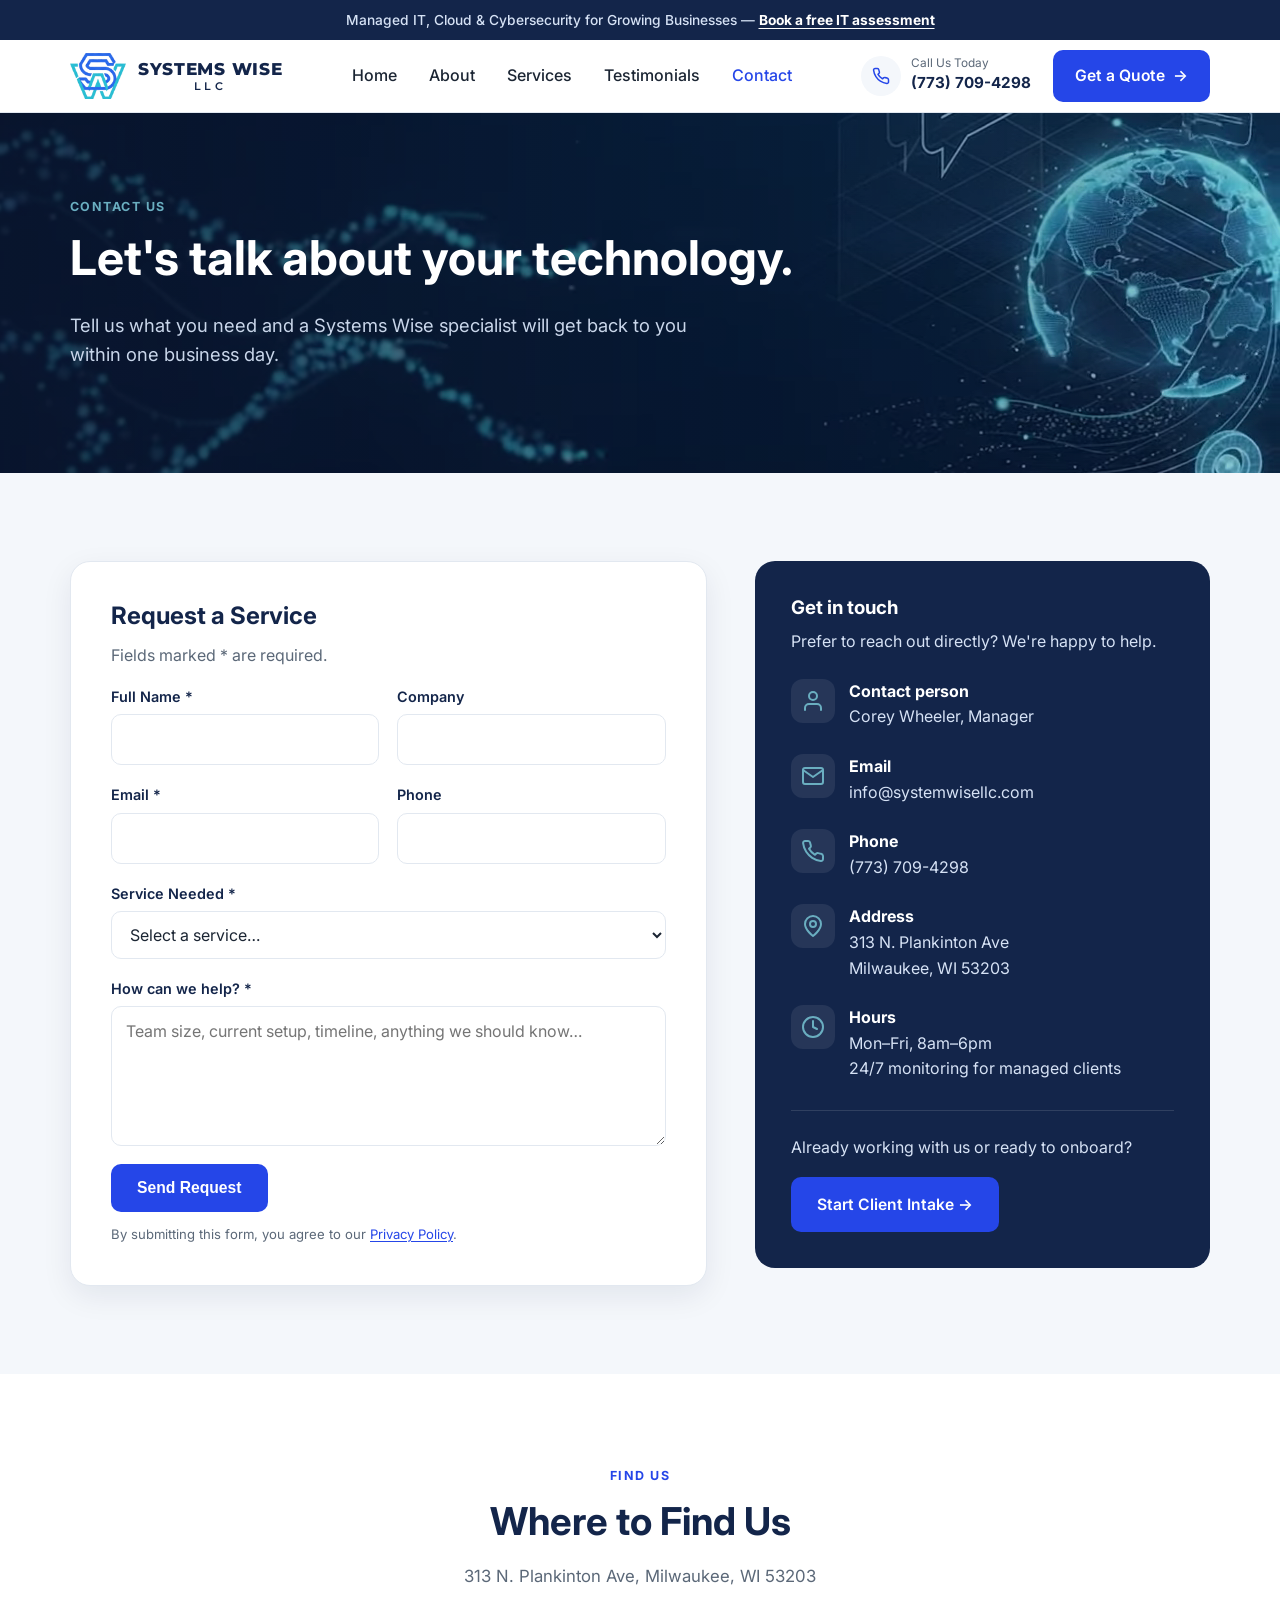
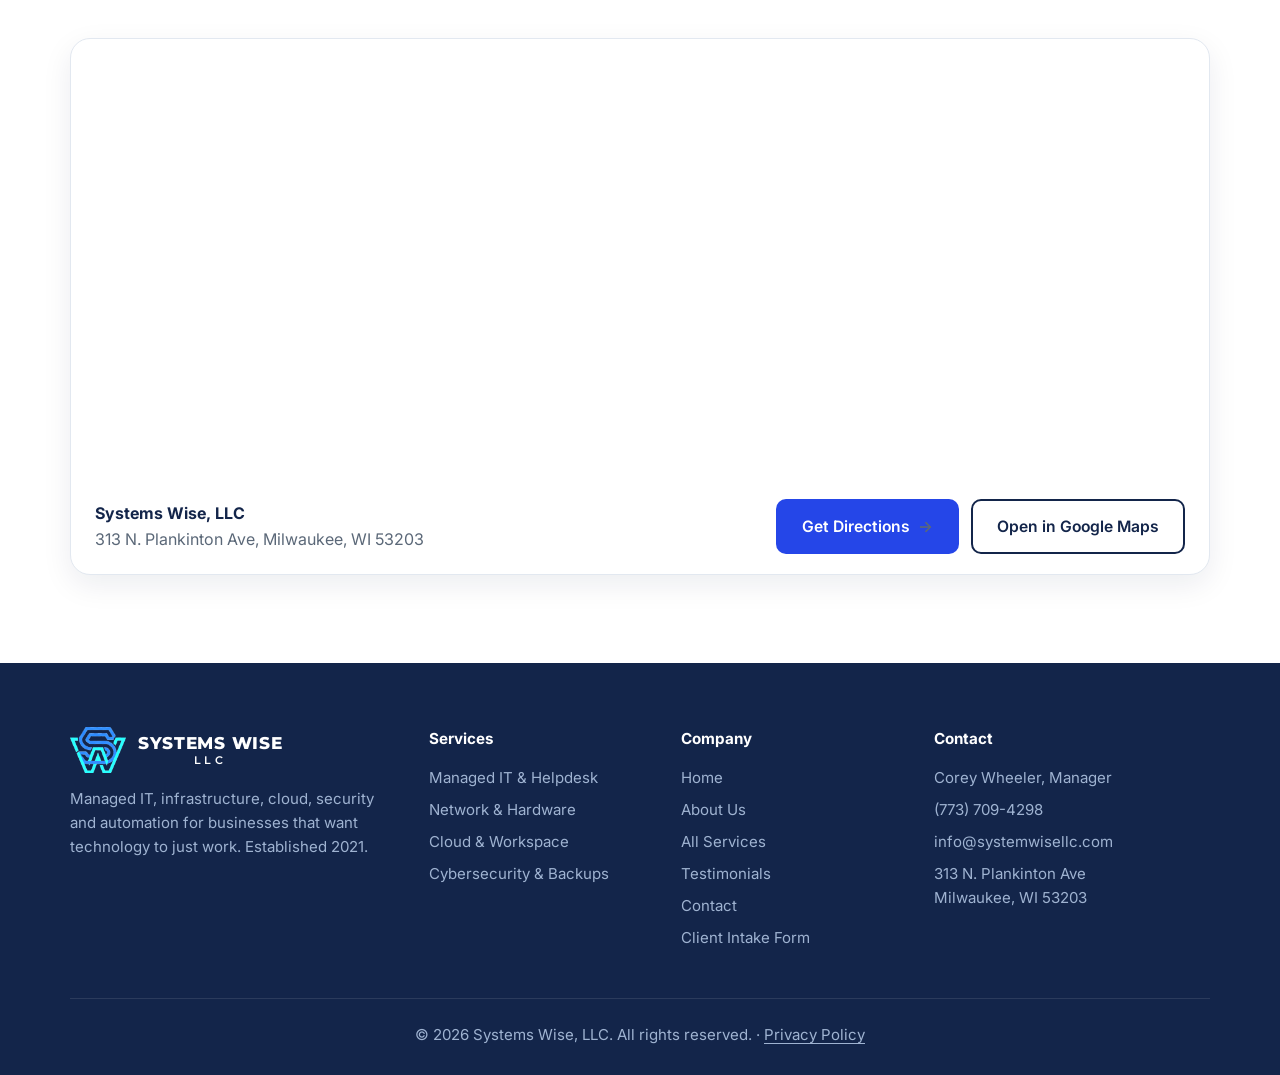
<file: contact.html>
<!DOCTYPE html>
<html lang="en">
<head>
  <meta charset="UTF-8">
  <meta name="viewport" content="width=device-width, initial-scale=1.0">
  <title>Contact | Systems Wise, LLC</title>
  <meta name="description" content="Contact Systems Wise, LLC to request IT services or schedule a free technology consultation.">
  <link rel="preconnect" href="https://fonts.googleapis.com">
  <link rel="preconnect" href="https://fonts.gstatic.com" crossorigin>
  <link href="https://fonts.googleapis.com/css2?family=Inter:wght@400;500;600;700;800&family=Montserrat:wght@600;800&display=swap" rel="stylesheet">
  <link rel="icon" type="image/png" href="images/favicon.png"><link rel="apple-touch-icon" href="images/apple-touch-icon.png">
  <script>document.documentElement.classList.add("js")</script>
  <link rel="stylesheet" href="css/styles.css">
<script type="application/ld+json">{"@context":"https://schema.org","@type":"ProfessionalService","name":"Systems Wise, LLC","telephone":"+1-773-709-4298","address":{"@type":"PostalAddress","streetAddress":"313 N. Plankinton Ave","addressLocality":"Milwaukee","addressRegion":"WI","postalCode":"53203","addressCountry":"US"},"foundingDate":"2021"}</script>
</head>
<body>

<div class="topbar">
  <div class="container"><span class="topbar__long">Managed IT, Cloud &amp; Cybersecurity for Growing Businesses &mdash; </span><a href="contact.html">Book a free IT assessment</a></div>
</div>

<header class="site-header">
  <nav class="container nav" aria-label="Main">
    <a href="index.html" class="logo"><img class="logo-mark" src="images/logo-mark.png" alt="" width="56" height="46"><span class="logo-text"><strong>SYSTEMS WISE</strong><span>LLC</span></span></a>
    <button class="nav-toggle" aria-label="Toggle menu" aria-expanded="false">
      <svg width="26" height="26" viewBox="0 0 24 24" fill="none" stroke="currentColor" stroke-width="2" stroke-linecap="round"><path d="M3 6h18M3 12h18M3 18h18"/></svg>
    </button>
    <ul class="nav-links">
      <li><a href="index.html">Home</a></li>
      <li><a href="about.html">About</a></li>
      <li><a href="services.html">Services</a></li>
      <li><a href="testimonials.html">Testimonials</a></li>
      <li><a href="contact.html" aria-current="page">Contact</a></li>
      <li class="mobile-only"><a href="contact.html" class="btn btn-primary">Get a Quote</a></li>
    </ul>
    <div class="nav-cta">
      <a href="tel:+17737094298" class="nav-phone">
        <span class="nav-phone-icon"><svg viewBox="0 0 24 24" fill="none" stroke="currentColor" stroke-width="2" stroke-linecap="round" stroke-linejoin="round" aria-hidden="true"><path d="M22 16.9v3a2 2 0 0 1-2.2 2 19.8 19.8 0 0 1-8.6-3.1 19.5 19.5 0 0 1-6-6A19.8 19.8 0 0 1 2.1 4.2 2 2 0 0 1 4.1 2h3a2 2 0 0 1 2 1.7c.1.9.4 1.8.7 2.7a2 2 0 0 1-.5 2.1L8 9.8a16 16 0 0 0 6 6l1.3-1.3a2 2 0 0 1 2.1-.4c.9.3 1.8.6 2.7.7a2 2 0 0 1 1.7 2z"/></svg></span>
        <span><small>Call Us Today</small><strong>(773) 709-4298</strong></span>
      </a>
      <a href="contact.html" class="btn btn-primary">Get a Quote <span aria-hidden="true">&rarr;</span></a>
    </div>
  </nav>
</header>

<main>
  <section class="hero page-hero has-video">
    <video class="page-hero__video" autoplay muted loop playsinline preload="metadata" poster="video/poster.jpg" aria-hidden="true"><source src="video/hero.webm" type="video/webm"><source src="video/hero.mp4" type="video/mp4"></video>
   
    <div class="container">
      <span class="eyebrow">Contact Us</span>
      <h1>Let's talk about your technology.</h1>
      <p>Tell us what you need and a Systems Wise specialist will get back to you within one business day.</p>
    </div>
  </section>

  <section class="section section-soft">
    <div class="container contact-grid">

      <div class="form-card">
        <h2>Request a Service</h2>
        <p style="color:var(--muted)">Fields marked * are required.</p>

        <form id="contact-form" novalidate>
          <div class="form-row">
            <div class="field" data-required>
              <label for="name">Full Name *</label>
              <input type="text" id="name" name="name" autocomplete="name">
              <span class="error">Please enter your name.</span>
            </div>
            <div class="field">
              <label for="company">Company</label>
              <input type="text" id="company" name="company" autocomplete="organization">
            </div>
          </div>

          <div class="form-row">
            <div class="field" data-required>
              <label for="email">Email *</label>
              <input type="email" id="email" name="email" autocomplete="email">
              <span class="error">Please enter a valid email address.</span>
            </div>
            <div class="field">
              <label for="phone">Phone</label>
              <input type="tel" id="phone" name="phone" autocomplete="tel">
            </div>
          </div>

          <div class="field" data-required>
            <label for="service">Service Needed *</label>
            <select id="service" name="service">
              <option value="">Select a service…</option>
              <option value="managed-it">Managed IT &amp; Helpdesk Support</option>
              <option value="network">Network &amp; Hardware Infrastructure</option>
              <option value="cloud">Cloud &amp; Workspace Integration</option>
              <option value="security">Cybersecurity &amp; Data Protection</option>
              <option value="automation">Business Process Automation</option>
              <option value="voip">VoIP &amp; Business Communications</option>
              <option value="web">Web &amp; Digital Infrastructure</option>
              <option value="audit">IT Audit &amp; Consulting</option>
              <option value="general">General Inquiry</option>
            </select>
            <span class="error">Please choose a service.</span>
          </div>

          <div class="field" data-required>
            <label for="message">How can we help? *</label>
            <textarea id="message" name="message" placeholder="Team size, current setup, timeline, anything we should know…"></textarea>
            <span class="error">Please add a short message.</span>
          </div>

          <div class="hp" aria-hidden="true"><label>Leave this field empty<input type="text" name="_gotcha" tabindex="-1" autocomplete="off"></label></div>
          <button type="submit" class="btn btn-primary">Send Request</button>
          <p class="form-legal">By submitting this form, you agree to our <a href="privacy-policy.html">Privacy Policy</a>.</p>
          <div class="form-error" role="alert" data-form-error>Sorry, we couldn't send this online right now. Please call <a href="tel:+17737094298">(773) 709-4298</a> or email <a href="mailto:info@systemwisellc.com">info@systemwisellc.com</a> and we'll help you right away.</div>
          <div class="form-success" id="form-success" role="status">Thanks! Your request has been received. We'll be in touch within one business day.</div>
        </form>
      </div>

      <aside class="info-card">
        <h3>Get in touch</h3>
        <p>Prefer to reach out directly? We're happy to help.</p>

        <div class="info-item">
          <div class="icon"><svg viewBox="0 0 24 24" fill="none" stroke="currentColor" stroke-width="2" stroke-linecap="round" stroke-linejoin="round" aria-hidden="true"><path d="M20 21v-2a4 4 0 0 0-4-4H8a4 4 0 0 0-4 4v2"/><circle cx="12" cy="7" r="4"/></svg></div>
          <div><strong>Contact person</strong>Corey Wheeler, Manager</div>
        </div>
        <div class="info-item">
          <div class="icon"><svg viewBox="0 0 24 24" fill="none" stroke="currentColor" stroke-width="2" stroke-linecap="round" stroke-linejoin="round" aria-hidden="true"><rect x="2" y="4" width="20" height="16" rx="2"/><path d="M22 6l-10 7L2 6"/></svg></div>
          <div><strong>Email</strong><a href="mailto:info@systemwisellc.com">info@systemwisellc.com</a></div>
        </div>
        <div class="info-item">
          <div class="icon"><svg viewBox="0 0 24 24" fill="none" stroke="currentColor" stroke-width="2" stroke-linecap="round" stroke-linejoin="round" aria-hidden="true"><path d="M22 16.9v3a2 2 0 0 1-2.2 2 19.8 19.8 0 0 1-8.6-3.1 19.5 19.5 0 0 1-6-6A19.8 19.8 0 0 1 2.1 4.2 2 2 0 0 1 4.1 2h3a2 2 0 0 1 2 1.7c.1.9.4 1.8.7 2.7a2 2 0 0 1-.5 2.1L8 9.8a16 16 0 0 0 6 6l1.3-1.3a2 2 0 0 1 2.1-.4c.9.3 1.8.6 2.7.7a2 2 0 0 1 1.7 2z"/></svg></div>
          <div><strong>Phone</strong><a href="tel:+17737094298">(773) 709-4298</a></div>
        </div>
        <div class="info-item">
          <div class="icon"><svg viewBox="0 0 24 24" fill="none" stroke="currentColor" stroke-width="2" stroke-linecap="round" stroke-linejoin="round" aria-hidden="true"><path d="M20 10c0 6-8 12-8 12S4 16 4 10a8 8 0 0 1 16 0z"/><circle cx="12" cy="10" r="3"/></svg></div>
          <div><strong>Address</strong><a href="https://www.google.com/maps/search/313+N.+Plankinton+Ave,+Milwaukee,+WI+53203" rel="noopener">313 N. Plankinton Ave<br>Milwaukee, WI 53203</a></div>
        </div>
        <div class="info-item">
          <div class="icon"><svg viewBox="0 0 24 24" fill="none" stroke="currentColor" stroke-width="2" stroke-linecap="round" stroke-linejoin="round" aria-hidden="true"><circle cx="12" cy="12" r="10"/><path d="M12 6v6l4 2"/></svg></div>
          <div><strong>Hours</strong>Mon–Fri, 8am–6pm<br>24/7 monitoring for managed clients</div>
        </div>
        <div class="intake-cta">
          <p>Already working with us or ready to onboard?</p>
          <a href="intake.html" class="btn btn-primary">Start Client Intake &rarr;</a>
        </div>
      </aside>
    </div>
  </section>

  <section class="section">
    <div class="container">
      <div class="section-head">
        <span class="eyebrow">Find Us</span>
        <h2>Where to Find Us</h2>
        <p>313 N. Plankinton Ave, Milwaukee, WI 53203</p>
      </div>
      <div class="map-card">
        <iframe title="Map showing Systems Wise, LLC at 313 N. Plankinton Ave, Milwaukee, WI 53203" src="https://www.google.com/maps?q=313+N.+Plankinton+Ave,+Milwaukee,+WI+53203&amp;output=embed" loading="lazy" referrerpolicy="no-referrer-when-downgrade" allowfullscreen></iframe>
        <div class="map-card__bar">
          <div><strong>Systems Wise, LLC</strong><span>313 N. Plankinton Ave, Milwaukee, WI 53203</span></div>
          <div class="map-card__actions"><a class="btn btn-primary" href="https://www.google.com/maps/dir/?api=1&amp;destination=313+N.+Plankinton+Ave,+Milwaukee,+WI+53203" rel="noopener">Get Directions <span aria-hidden="true">&rarr;</span></a><a class="btn btn-outline" href="https://www.google.com/maps/search/313+N.+Plankinton+Ave,+Milwaukee,+WI+53203" rel="noopener">Open in Google Maps</a></div>
        </div>
      </div>
    </div>
  </section>

</main>

<footer class="site-footer">
  <div class="container">
    <div class="footer-grid">
      <div>
        <a href="index.html" class="logo"><img class="logo-mark" src="images/logo-mark.png" alt="" width="56" height="46"><span class="logo-text"><strong>SYSTEMS WISE</strong><span>LLC</span></span></a>
        <p>Managed IT, infrastructure, cloud, security and automation for businesses that want technology to just work. Established 2021.</p>
      </div>
      <div>
        <h4>Services</h4>
        <ul>
          <li><a href="services.html#managed-it">Managed IT &amp; Helpdesk</a></li>
          <li><a href="services.html#network">Network &amp; Hardware</a></li>
          <li><a href="services.html#cloud">Cloud &amp; Workspace</a></li>
          <li><a href="services.html#security">Cybersecurity &amp; Backups</a></li>
        </ul>
      </div>
      <div>
        <h4>Company</h4>
        <ul>
          <li><a href="index.html">Home</a></li>
          <li><a href="about.html">About Us</a></li>
          <li><a href="services.html">All Services</a></li>
          <li><a href="testimonials.html">Testimonials</a></li>
          <li><a href="contact.html">Contact</a></li>
          <li><a href="intake.html">Client Intake Form</a></li>
        </ul>
      </div><div><h4>Contact</h4><ul><li>Corey Wheeler, Manager</li><li><a href="tel:+17737094298">(773) 709-4298</a></li><li><a href="mailto:info@systemwisellc.com">info@systemwisellc.com</a></li><li><a href="https://www.google.com/maps/search/313+N.+Plankinton+Ave,+Milwaukee,+WI+53203" rel="noopener">313 N. Plankinton Ave<br>Milwaukee, WI 53203</a></li></ul></div>
    </div>
    <div class="footer-bottom">&copy; <span id="year">2026</span> Systems Wise, LLC. All rights reserved. &middot; <a href="privacy-policy.html">Privacy Policy</a></div>
  </div>
</footer>

<script src="js/main.js"></script>
</body>
</html>
</file>
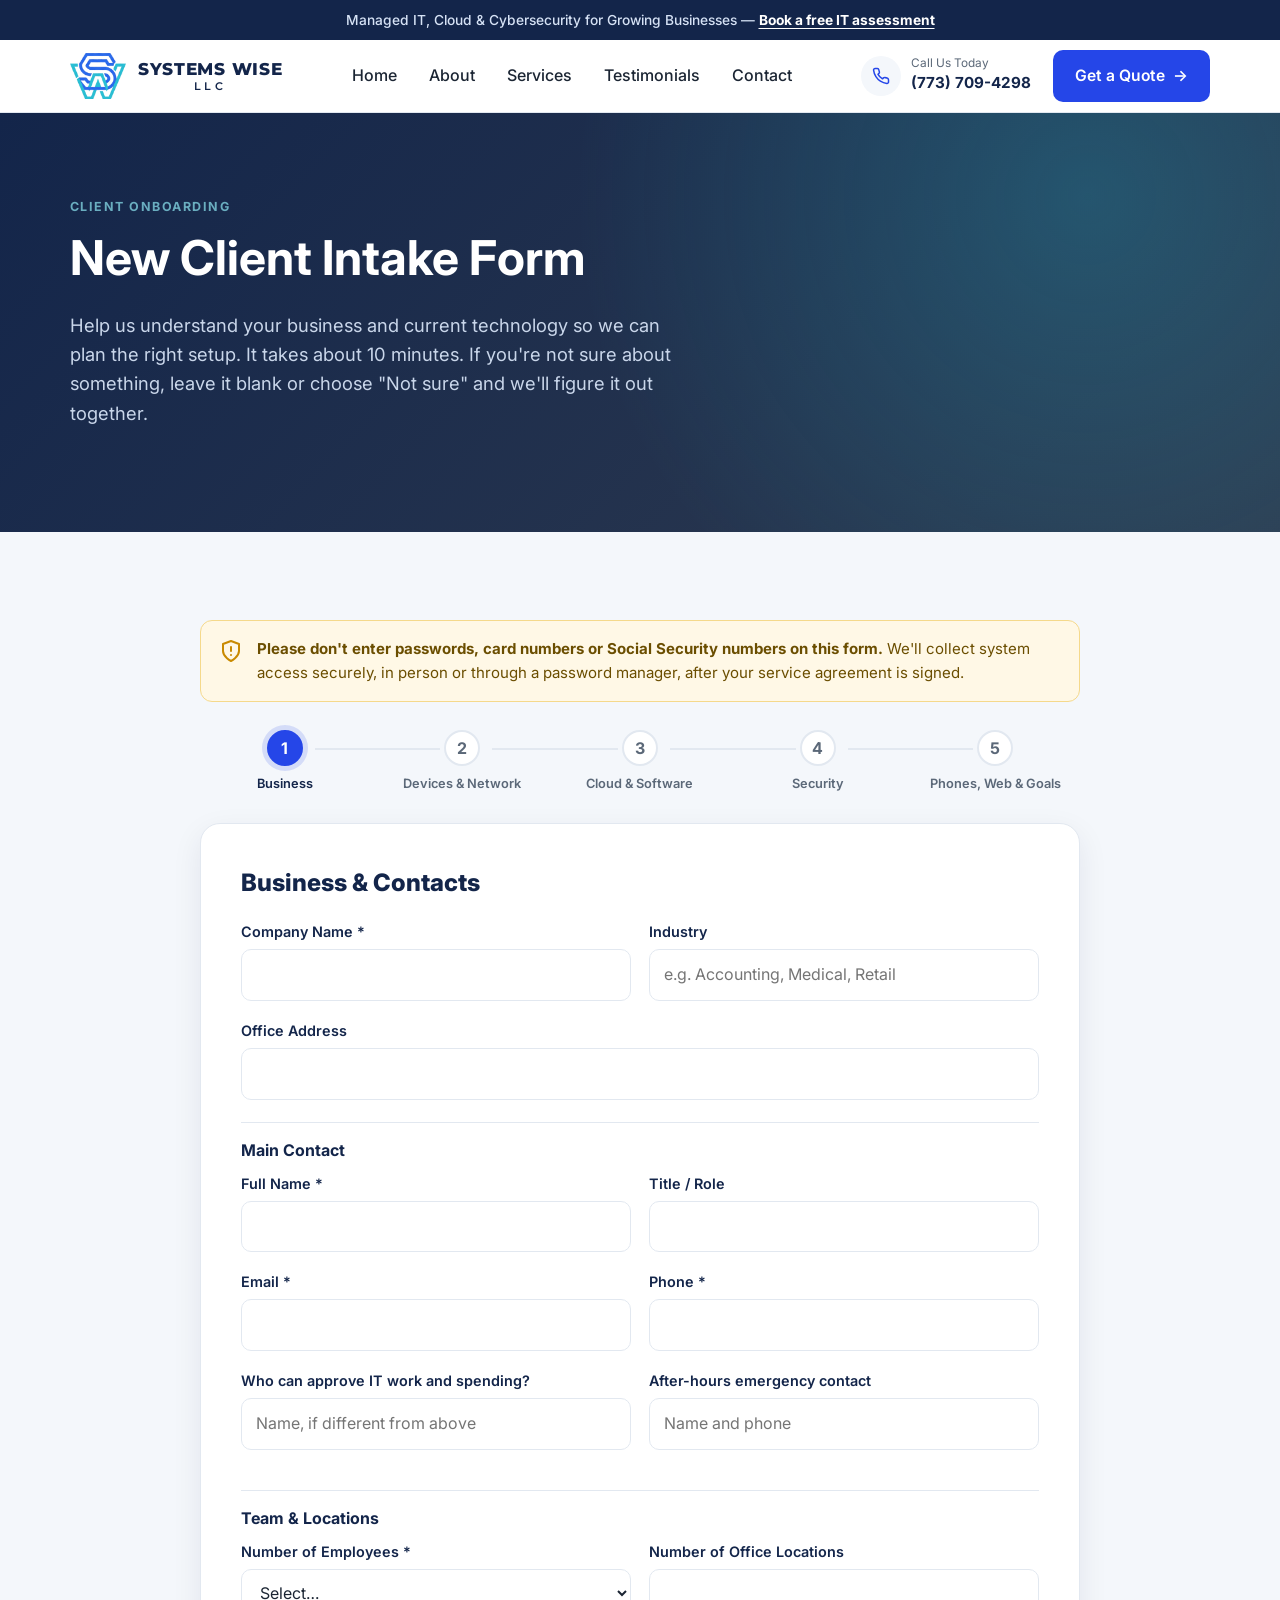
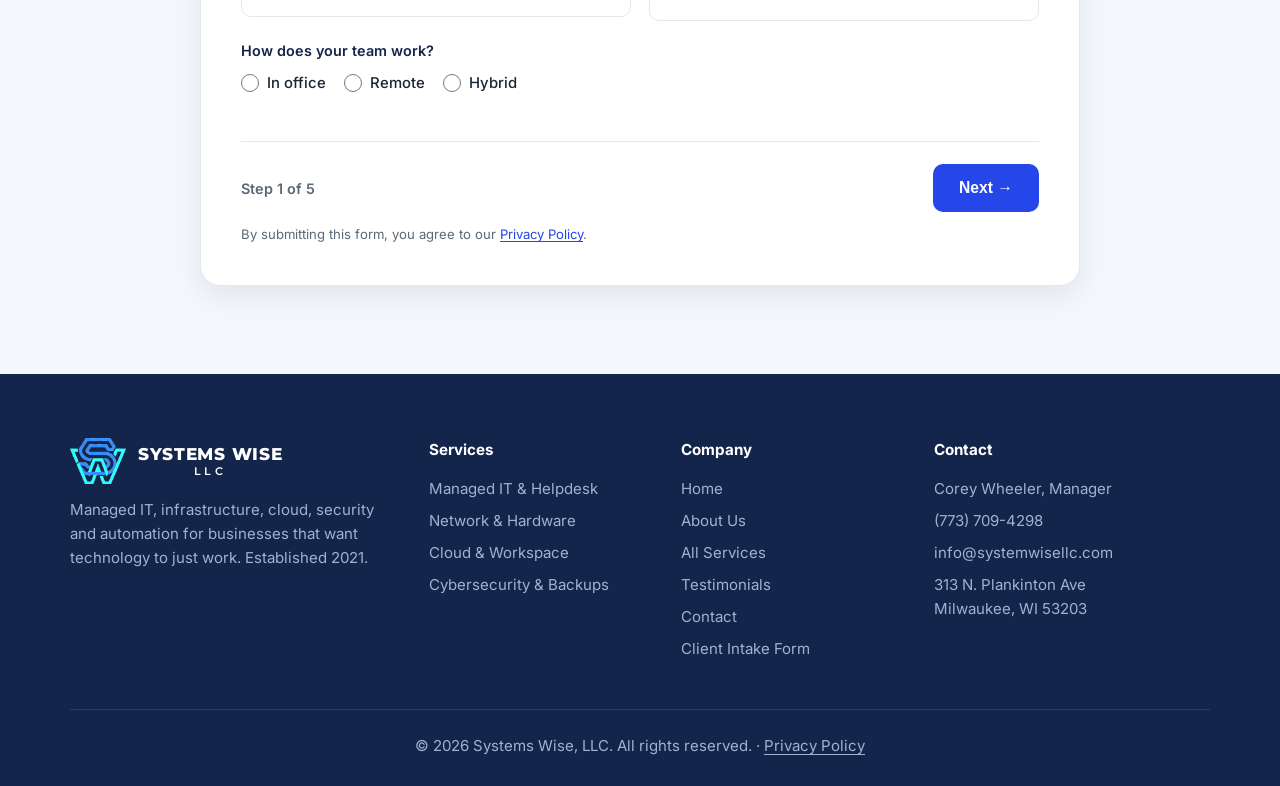
<file: intake.html>
<!DOCTYPE html>
<html lang="en">
<head>
  <meta charset="UTF-8">
  <meta name="viewport" content="width=device-width, initial-scale=1.0">
  <title>Client Intake | Systems Wise, LLC</title>
  <meta name="robots" content="noindex">
  <meta name="description" content="New client intake form for Systems Wise, LLC managed IT and technology services.">
  <link rel="preconnect" href="https://fonts.googleapis.com">
  <link rel="preconnect" href="https://fonts.gstatic.com" crossorigin>
  <link href="https://fonts.googleapis.com/css2?family=Inter:wght@400;500;600;700;800&family=Montserrat:wght@600;800&display=swap" rel="stylesheet">
  <link rel="icon" type="image/png" href="images/favicon.png"><link rel="apple-touch-icon" href="images/apple-touch-icon.png">
  <script>document.documentElement.classList.add("js")</script>
  <link rel="stylesheet" href="css/styles.css">
</head>
<body>

<div class="topbar">
  <div class="container"><span class="topbar__long">Managed IT, Cloud &amp; Cybersecurity for Growing Businesses &mdash; </span><a href="contact.html">Book a free IT assessment</a></div>
</div>

<header class="site-header">
  <nav class="container nav" aria-label="Main">
    <a href="index.html" class="logo"><img class="logo-mark" src="images/logo-mark.png" alt="" width="56" height="46"><span class="logo-text"><strong>SYSTEMS WISE</strong><span>LLC</span></span></a>
    <button class="nav-toggle" aria-label="Toggle menu" aria-expanded="false">
      <svg width="26" height="26" viewBox="0 0 24 24" fill="none" stroke="currentColor" stroke-width="2" stroke-linecap="round"><path d="M3 6h18M3 12h18M3 18h18"/></svg>
    </button>
    <ul class="nav-links">
      <li><a href="index.html">Home</a></li>
      <li><a href="about.html">About</a></li>
      <li><a href="services.html">Services</a></li>
      <li><a href="testimonials.html">Testimonials</a></li>
      <li><a href="contact.html">Contact</a></li>
      <li class="mobile-only"><a href="contact.html" class="btn btn-primary">Get a Quote</a></li>
    </ul>
    <div class="nav-cta">
      <a href="tel:+17737094298" class="nav-phone">
        <span class="nav-phone-icon"><svg viewBox="0 0 24 24" fill="none" stroke="currentColor" stroke-width="2" stroke-linecap="round" stroke-linejoin="round" aria-hidden="true"><path d="M22 16.9v3a2 2 0 0 1-2.2 2 19.8 19.8 0 0 1-8.6-3.1 19.5 19.5 0 0 1-6-6A19.8 19.8 0 0 1 2.1 4.2 2 2 0 0 1 4.1 2h3a2 2 0 0 1 2 1.7c.1.9.4 1.8.7 2.7a2 2 0 0 1-.5 2.1L8 9.8a16 16 0 0 0 6 6l1.3-1.3a2 2 0 0 1 2.1-.4c.9.3 1.8.6 2.7.7a2 2 0 0 1 1.7 2z"/></svg></span>
        <span><small>Call Us Today</small><strong>(773) 709-4298</strong></span>
      </a>
      <a href="contact.html" class="btn btn-primary">Get a Quote <span aria-hidden="true">&rarr;</span></a>
    </div>
  </nav>
</header>

<main>
  <section class="hero page-hero">
    <div class="container">
      <span class="eyebrow">Client Onboarding</span>
      <h1>New Client Intake Form</h1>
      <p>Help us understand your business and current technology so we can plan the right setup. It takes about 10 minutes. If you're not sure about something, leave it blank or choose "Not sure" and we'll figure it out together.</p>
    </div>
  </section>

  <section class="section section-soft">
    <div class="container intake-wrap">

      <div class="notice">
        <svg viewBox="0 0 24 24" fill="none" stroke="currentColor" stroke-width="2" stroke-linecap="round" stroke-linejoin="round" aria-hidden="true"><path d="M12 22s8-4 8-10V5l-8-3-8 3v7c0 6 8 10 8 10z"/><path d="M12 8v4M12 16h.01"/></svg>
        <p><strong>Please don't enter passwords, card numbers or Social Security numbers on this form.</strong> We'll collect system access securely, in person or through a password manager, after your service agreement is signed.</p>
      </div>

      <ol class="stepper" aria-label="Form progress">
        <li class="active"><span>1</span><em>Business</em></li>
        <li><span>2</span><em>Devices &amp; Network</em></li>
        <li><span>3</span><em>Cloud &amp; Software</em></li>
        <li><span>4</span><em>Security</em></li>
        <li><span>5</span><em>Phones, Web &amp; Goals</em></li>
      </ol>

      <form id="intake-form" class="form-card" novalidate>

        <!-- Step 1 -->
        <fieldset class="intake-step" data-step="1">
          <legend>Business &amp; Contacts</legend>
          <div class="form-row">
            <div class="field" data-required><label for="company">Company Name *</label><input id="company" name="company" autocomplete="organization"><span class="error">Please enter your company name.</span></div>
            <div class="field"><label for="industry">Industry</label><input id="industry" name="industry" placeholder="e.g. Accounting, Medical, Retail"></div>
          </div>
          <div class="field"><label for="address">Office Address</label><input id="address" name="address" autocomplete="street-address"></div>

          <h3 class="sub">Main Contact</h3>
          <div class="form-row">
            <div class="field" data-required><label for="contact_name">Full Name *</label><input id="contact_name" name="contact_name" autocomplete="name"><span class="error">Please enter a contact name.</span></div>
            <div class="field"><label for="contact_title">Title / Role</label><input id="contact_title" name="contact_title" autocomplete="organization-title"></div>
          </div>
          <div class="form-row">
            <div class="field" data-required><label for="contact_email">Email *</label><input type="email" id="contact_email" name="contact_email" autocomplete="email"><span class="error">Please enter a valid email address.</span></div>
            <div class="field" data-required><label for="contact_phone">Phone *</label><input type="tel" id="contact_phone" name="contact_phone" autocomplete="tel"><span class="error">Please enter a phone number.</span></div>
          </div>
          <div class="form-row">
            <div class="field"><label for="approver">Who can approve IT work and spending?</label><input id="approver" name="approver" placeholder="Name, if different from above"></div>
            <div class="field"><label for="emergency">After-hours emergency contact</label><input id="emergency" name="emergency" placeholder="Name and phone"></div>
          </div>

          <h3 class="sub">Team &amp; Locations</h3>
          <div class="form-row">
            <div class="field" data-required><label for="employees">Number of Employees *</label>
              <select id="employees" name="employees"><option value="">Select…</option><option>1–5</option><option>6–15</option><option>16–30</option><option>31–50</option><option>51–100</option><option>100+</option></select>
              <span class="error">Please choose a range.</span></div>
            <div class="field"><label for="locations">Number of Office Locations</label><input type="number" min="0" id="locations" name="locations"></div>
          </div>
          <div class="field"><span class="label">How does your team work?</span>
            <div class="choices">
              <label><input type="radio" name="work_model" value="In office"> In office</label>
              <label><input type="radio" name="work_model" value="Remote"> Remote</label>
              <label><input type="radio" name="work_model" value="Hybrid"> Hybrid</label>
            </div>
          </div>
        </fieldset>

        <!-- Step 2 -->
        <fieldset class="intake-step" data-step="2" hidden>
          <legend>Devices &amp; Network</legend>
          <h3 class="sub">Approximate Device Counts</h3>
          <div class="form-row four">
            <div class="field"><label for="desktops">Desktops</label><input type="number" min="0" id="desktops" name="desktops"></div>
            <div class="field"><label for="laptops">Laptops</label><input type="number" min="0" id="laptops" name="laptops"></div>
            <div class="field"><label for="servers">Servers / NAS</label><input type="number" min="0" id="servers" name="servers"></div>
            <div class="field"><label for="printers">Printers</label><input type="number" min="0" id="printers" name="printers"></div>
          </div>
          <div class="form-row">
            <div class="field"><label for="device_age">Average age of computers</label>
              <select id="device_age" name="device_age"><option value="">Select…</option><option>Under 2 years</option><option>2–4 years</option><option>5+ years</option><option>Not sure</option></select></div>
            <div class="field"><span class="label">Operating systems in use</span>
              <div class="choices">
                <label><input type="checkbox" name="os" value="Windows"> Windows</label>
                <label><input type="checkbox" name="os" value="Mac"> Mac</label>
                <label><input type="checkbox" name="os" value="Chromebook"> Chromebook</label>
                <label><input type="checkbox" name="os" value="Linux"> Linux</label>
              </div>
            </div>
          </div>

          <h3 class="sub">Internet &amp; Network</h3>
          <div class="form-row">
            <div class="field"><label for="isp">Internet Provider</label><input id="isp" name="isp" placeholder="e.g. Comcast, Verizon, AT&amp;T"></div>
            <div class="field"><label for="speed">Plan Speed (if known)</label><input id="speed" name="speed" placeholder="e.g. 500 Mbps"></div>
          </div>
          <div class="form-row">
            <div class="field"><label for="router">Router / Firewall (make &amp; model)</label><input id="router" name="router" placeholder="e.g. ISP-provided, Ubiquiti, Fortinet"></div>
            <div class="field"><label for="wifi">Wi-Fi Equipment</label><input id="wifi" name="wifi" placeholder="e.g. ISP router, mesh system"></div>
          </div>
          <div class="field"><label for="network_issues">Any current network problems?</label><textarea id="network_issues" name="network_issues" placeholder="Slow Wi-Fi, dead zones, dropped connections…"></textarea></div>
        </fieldset>

        <!-- Step 3 -->
        <fieldset class="intake-step" data-step="3" hidden>
          <legend>Cloud, Email &amp; Software</legend>
          <div class="form-row">
            <div class="field"><label for="email_platform">Email Platform</label>
              <select id="email_platform" name="email_platform"><option value="">Select…</option><option>Microsoft 365</option><option>Google Workspace</option><option>Hosting provider email</option><option>Gmail / Outlook.com (personal)</option><option>Other</option><option>Not sure</option></select></div>
            <div class="field"><label for="domain">Company Domain</label><input id="domain" name="domain" placeholder="e.g. yourcompany.com"></div>
          </div>
          <div class="form-row">
            <div class="field"><label for="registrar">Where is the domain registered?</label><input id="registrar" name="registrar" placeholder="e.g. GoDaddy, Namecheap, Cloudflare"></div>
            <div class="field"><label for="dns_manager">Who manages DNS / domain settings?</label><input id="dns_manager" name="dns_manager" placeholder="Name or company"></div>
          </div>
          <div class="field"><label for="file_storage">Where are company files stored?</label>
            <select id="file_storage" name="file_storage"><option value="">Select…</option><option>OneDrive / SharePoint</option><option>Google Drive</option><option>Dropbox / Box</option><option>Local server or NAS</option><option>Individual computers</option><option>Mixed</option><option>Not sure</option></select></div>
          <div class="field"><label for="apps">Key business software</label><textarea id="apps" name="apps" placeholder="Accounting, CRM, practice management, scheduling, industry-specific tools…"></textarea></div>
          <div class="field"><label for="licences">Who manages software licences and renewals today?</label><input id="licences" name="licences"></div>
        </fieldset>

        <!-- Step 4 -->
        <fieldset class="intake-step" data-step="4" hidden>
          <legend>Security &amp; Compliance</legend>
          <div class="form-row three">
            <div class="field"><span class="label">Antivirus on all computers?</span>
              <div class="choices stack"><label><input type="radio" name="antivirus" value="Yes"> Yes</label><label><input type="radio" name="antivirus" value="Some"> Some</label><label><input type="radio" name="antivirus" value="No"> No</label><label><input type="radio" name="antivirus" value="Not sure"> Not sure</label></div></div>
            <div class="field"><span class="label">Multi-factor login (MFA) on email?</span>
              <div class="choices stack"><label><input type="radio" name="mfa" value="Yes"> Yes</label><label><input type="radio" name="mfa" value="Some"> Some users</label><label><input type="radio" name="mfa" value="No"> No</label><label><input type="radio" name="mfa" value="Not sure"> Not sure</label></div></div>
            <div class="field"><span class="label">Are files backed up?</span>
              <div class="choices stack"><label><input type="radio" name="backups" value="Cloud + local"> Cloud + local</label><label><input type="radio" name="backups" value="One method"> One method</label><label><input type="radio" name="backups" value="No"> No</label><label><input type="radio" name="backups" value="Not sure"> Not sure</label></div></div>
          </div>
          <div class="field"><label for="password_mgmt">How does your team store passwords?</label>
            <select id="password_mgmt" name="password_mgmt"><option value="">Select…</option><option>Password manager</option><option>Browser saved passwords</option><option>Written down / spreadsheet</option><option>Shared logins</option><option>Not sure</option></select></div>
          <div class="field"><label for="incidents">Any past security incidents or data loss?</label><textarea id="incidents" name="incidents" placeholder="Phishing, ransomware, hacked accounts, lost laptops, deleted files…"></textarea></div>
          <div class="field"><span class="label">Rules or regulations you must follow</span>
            <div class="choices">
              <label><input type="checkbox" name="compliance" value="HIPAA"> HIPAA (health data)</label>
              <label><input type="checkbox" name="compliance" value="PCI"> PCI (card payments)</label>
              <label><input type="checkbox" name="compliance" value="IRS / FTC Safeguards"> IRS / FTC Safeguards (tax &amp; financial)</label>
              <label><input type="checkbox" name="compliance" value="Cyber insurance"> Cyber insurance requirements</label>
              <label><input type="checkbox" name="compliance" value="None"> None</label>
              <label><input type="checkbox" name="compliance" value="Not sure"> Not sure</label>
            </div>
          </div>
        </fieldset>

        <!-- Step 5 -->
        <fieldset class="intake-step" data-step="5" hidden>
          <legend>Phones, Website &amp; Goals</legend>
          <h3 class="sub">Phones</h3>
          <div class="form-row three">
            <div class="field"><label for="phone_provider">Current Phone Provider</label><input id="phone_provider" name="phone_provider"></div>
            <div class="field"><label for="phone_lines">Number of Lines</label><input type="number" min="0" id="phone_lines" name="phone_lines"></div>
            <div class="field"><label for="keep_numbers">Keep existing numbers?</label>
              <select id="keep_numbers" name="keep_numbers"><option value="">Select…</option><option>Yes</option><option>No</option><option>Not sure</option></select></div>
          </div>

          <h3 class="sub">Website</h3>
          <div class="form-row">
            <div class="field"><label for="web_host">Where is your website hosted?</label><input id="web_host" name="web_host" placeholder="e.g. Wix, Squarespace, WordPress host"></div>
            <div class="field"><label for="web_admin">Who has admin access to it?</label><input id="web_admin" name="web_admin" placeholder="Name or company"></div>
          </div>

          <h3 class="sub">Current IT Support</h3>
          <div class="form-row">
            <div class="field"><label for="current_it">Who handles your IT today?</label><input id="current_it" name="current_it" placeholder="In-house person, outside company, nobody…"></div>
            <div class="field"><label for="contract_end">Current IT contract end date (if any)</label><input type="date" id="contract_end" name="contract_end"></div>
          </div>

          <h3 class="sub">What You Need</h3>
          <div class="field" data-required data-group="services"><span class="label">Services you're interested in *</span>
            <div class="choices">
              <label><input type="checkbox" name="services" value="Managed IT & Helpdesk"> Managed IT &amp; Helpdesk</label>
              <label><input type="checkbox" name="services" value="Network & Hardware"> Network &amp; Hardware</label>
              <label><input type="checkbox" name="services" value="Cloud & Workspace"> Cloud &amp; Workspace</label>
              <label><input type="checkbox" name="services" value="Cybersecurity & Backups"> Cybersecurity &amp; Backups</label>
              <label><input type="checkbox" name="services" value="Process Automation"> Process Automation</label>
              <label><input type="checkbox" name="services" value="VoIP & Communications"> VoIP &amp; Communications</label>
              <label><input type="checkbox" name="services" value="Web & Digital"> Web &amp; Digital</label>
              <label><input type="checkbox" name="services" value="IT Audit & Consulting"> IT Audit &amp; Consulting</label>
            </div>
            <span class="error">Please choose at least one service.</span>
          </div>
          <div class="field"><label for="goals">Biggest IT problem or goal right now</label><textarea id="goals" name="goals"></textarea></div>
          <div class="form-row">
            <div class="field"><label for="timeline">Timeline</label>
              <select id="timeline" name="timeline"><option value="">Select…</option><option>As soon as possible</option><option>Within 30 days</option><option>1–3 months</option><option>Just planning</option></select></div>
            <div class="field"><label for="budget">Monthly IT budget (approx.)</label>
              <select id="budget" name="budget"><option value="">Select…</option><option>Under $500</option><option>$500–$1,500</option><option>$1,500–$3,000</option><option>$3,000+</option><option>Not sure yet</option></select></div>
          </div>
          <div class="field" data-required data-group="consent">
            <label class="consent"><input type="checkbox" name="consent" value="yes"> I confirm this information is accurate to the best of my knowledge and agree that Systems Wise, LLC may contact me about my request. *</label>
            <span class="error">Please confirm to submit.</span>
          </div>
        </fieldset>

        <div class="hp" aria-hidden="true"><label>Leave this field empty<input type="text" name="_gotcha" tabindex="-1" autocomplete="off"></label></div>
        <div class="step-nav">
          <button type="button" class="btn btn-ghost" id="step-back" hidden>&larr; Back</button>
          <span class="step-count" id="step-count">Step 1 of 5</span>
          <button type="button" class="btn btn-primary" id="step-next">Next &rarr;</button>
          <button type="submit" class="btn btn-primary" id="step-submit" hidden>Submit Intake Form</button>
        </div>

        <p class="form-legal">By submitting this form, you agree to our <a href="privacy-policy.html">Privacy Policy</a>.</p>
        <div class="form-error" role="alert" data-form-error>Sorry, we couldn't send this online right now. Please call <a href="tel:+17737094298">(773) 709-4298</a> or email <a href="mailto:info@systemwisellc.com">info@systemwisellc.com</a> and we'll help you right away.</div>
        <div class="form-success" id="intake-success" role="status">Thank you! Your intake form has been received. A Systems Wise specialist will review it and contact you to schedule your assessment.</div>
      </form>
    </div>
  </section>
</main>

<footer class="site-footer">
  <div class="container">
    <div class="footer-grid">
      <div>
        <a href="index.html" class="logo"><img class="logo-mark" src="images/logo-mark.png" alt="" width="56" height="46"><span class="logo-text"><strong>SYSTEMS WISE</strong><span>LLC</span></span></a>
        <p>Managed IT, infrastructure, cloud, security and automation for businesses that want technology to just work. Established 2021.</p>
      </div>
      <div>
        <h4>Services</h4>
        <ul>
          <li><a href="services.html#managed-it">Managed IT &amp; Helpdesk</a></li>
          <li><a href="services.html#network">Network &amp; Hardware</a></li>
          <li><a href="services.html#cloud">Cloud &amp; Workspace</a></li>
          <li><a href="services.html#security">Cybersecurity &amp; Backups</a></li>
        </ul>
      </div>
      <div>
        <h4>Company</h4>
        <ul>
          <li><a href="index.html">Home</a></li>
          <li><a href="about.html">About Us</a></li>
          <li><a href="services.html">All Services</a></li>
          <li><a href="testimonials.html">Testimonials</a></li>
          <li><a href="contact.html">Contact</a></li>
          <li><a href="intake.html">Client Intake Form</a></li>
        </ul>
      </div><div><h4>Contact</h4><ul><li>Corey Wheeler, Manager</li><li><a href="tel:+17737094298">(773) 709-4298</a></li><li><a href="mailto:info@systemwisellc.com">info@systemwisellc.com</a></li><li><a href="https://www.google.com/maps/search/313+N.+Plankinton+Ave,+Milwaukee,+WI+53203" rel="noopener">313 N. Plankinton Ave<br>Milwaukee, WI 53203</a></li></ul></div>
    </div>
    <div class="footer-bottom">&copy; <span id="year">2026</span> Systems Wise, LLC. All rights reserved. &middot; <a href="privacy-policy.html">Privacy Policy</a></div>
  </div>
</footer>

<script src="js/main.js"></script>
</body>
</html>
</file>
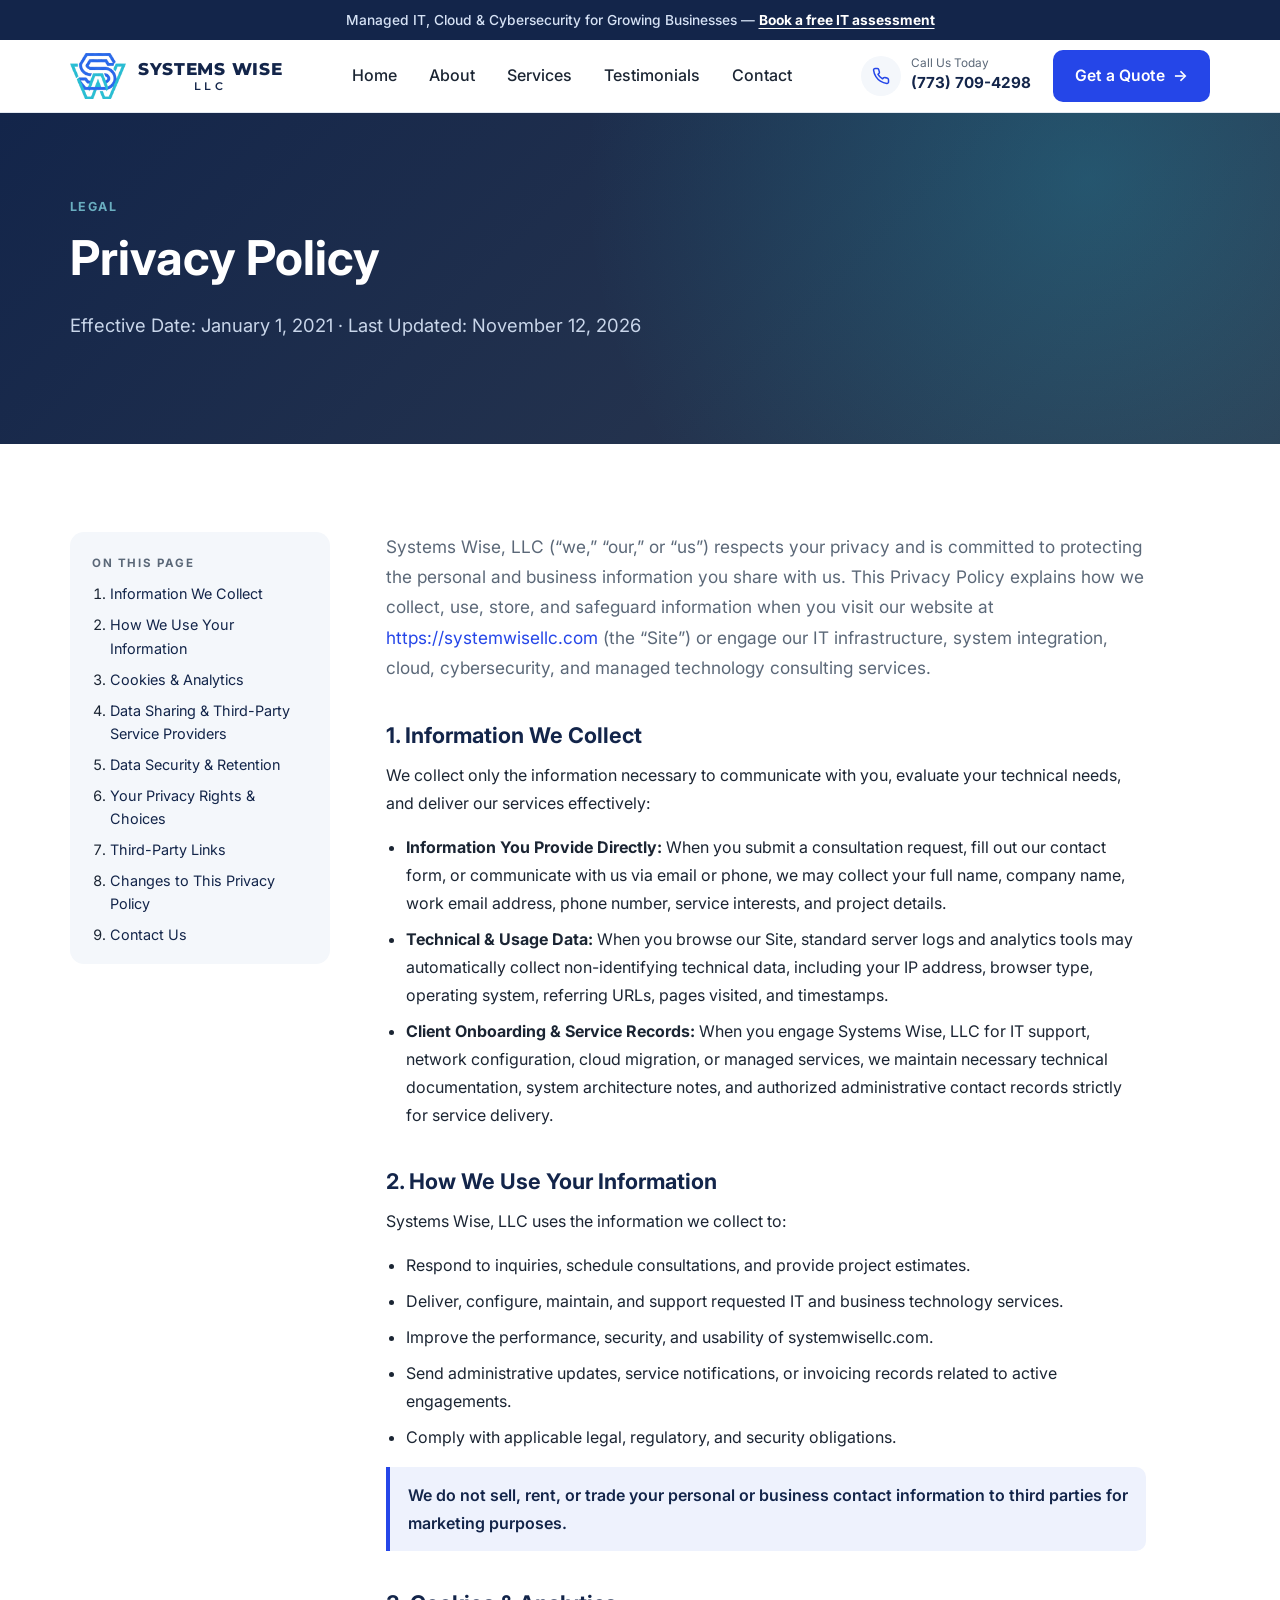
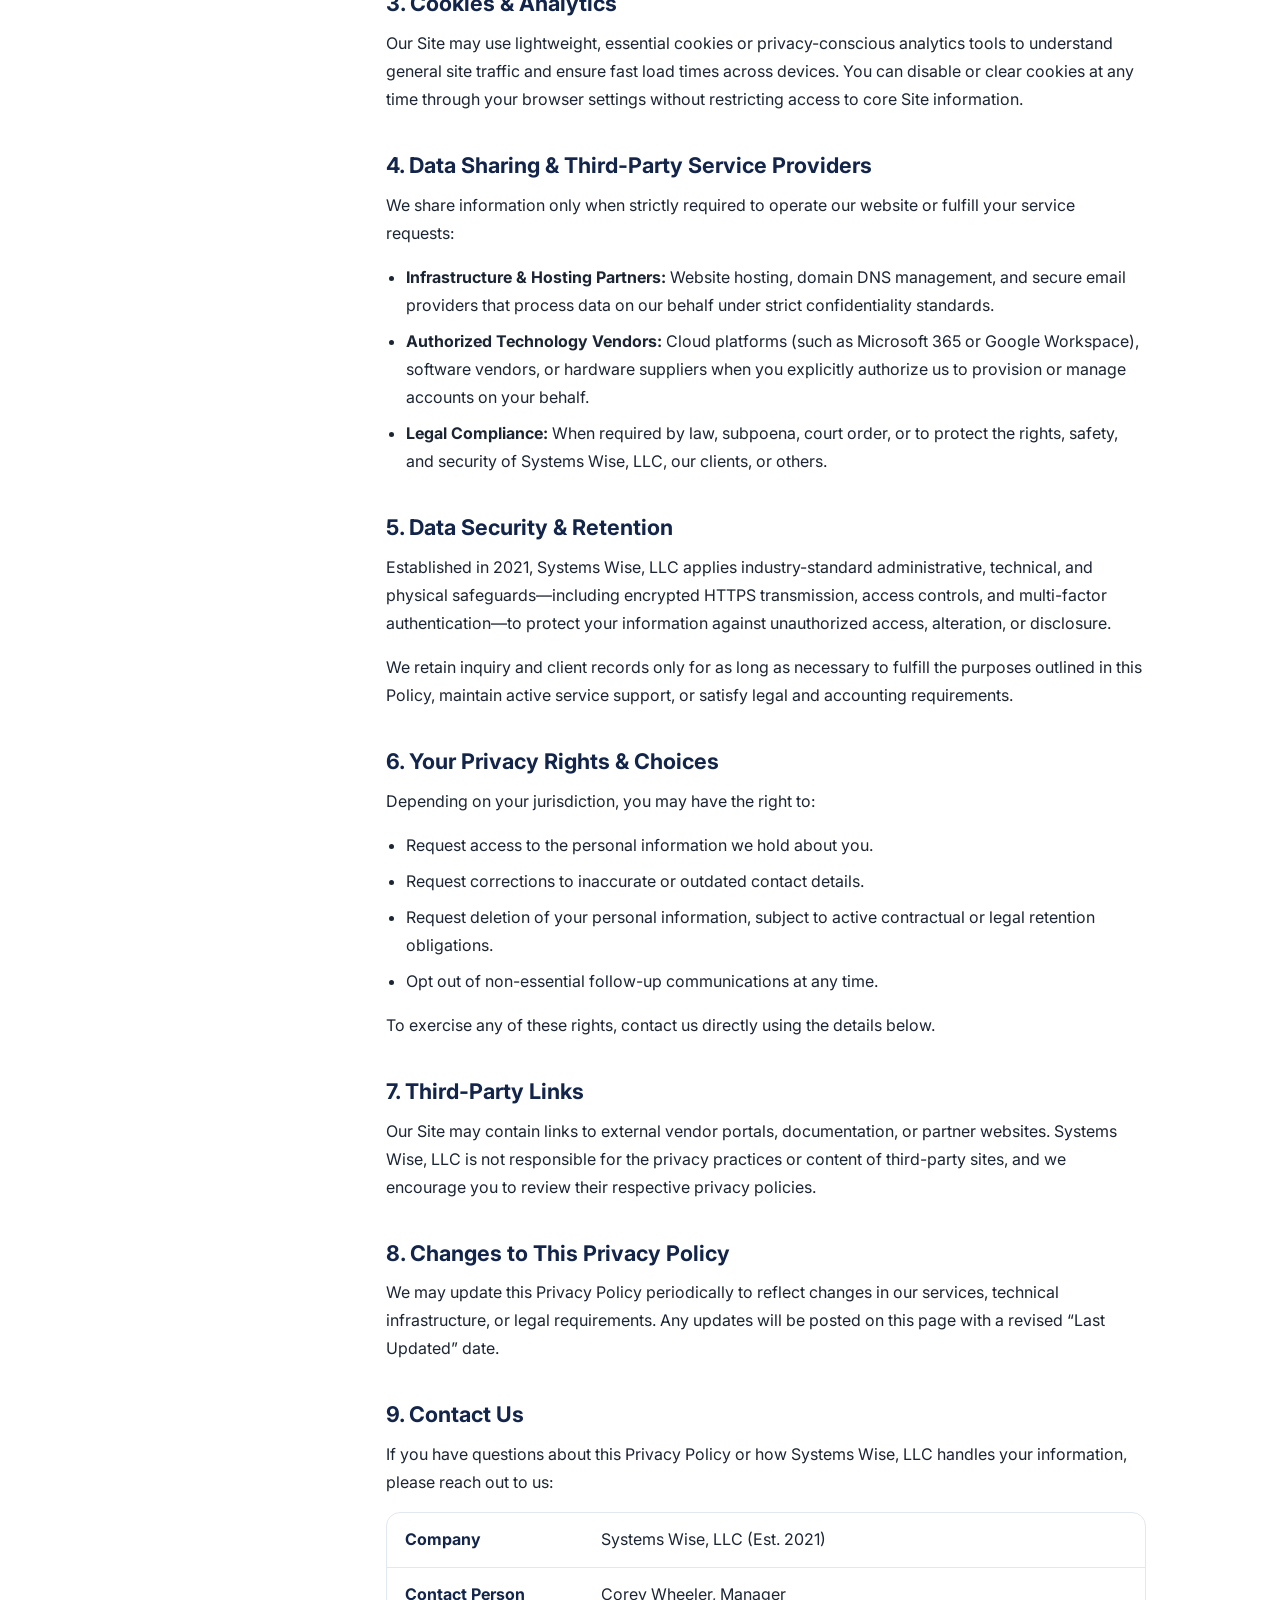
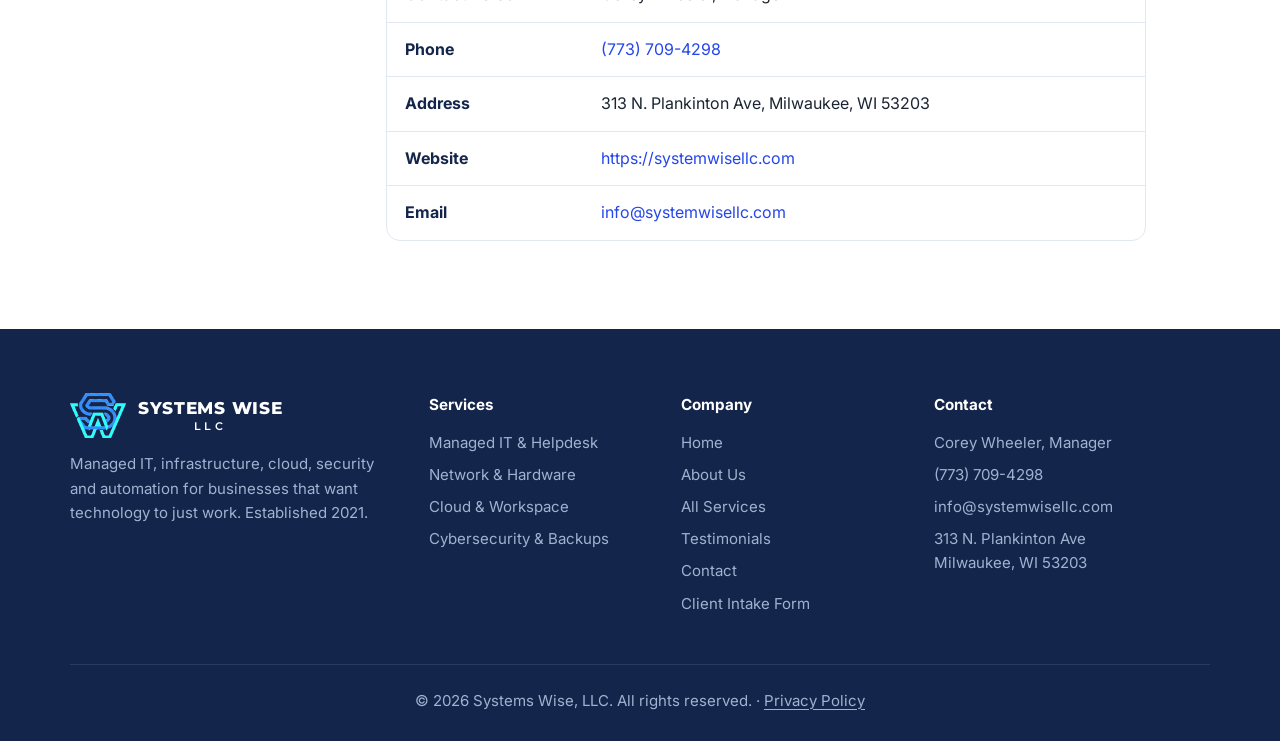
<file: privacy-policy.html>
<!DOCTYPE html>
<html lang="en">
<head>
  <meta charset="UTF-8">
  <meta name="viewport" content="width=device-width, initial-scale=1.0">
  <title>Privacy Policy | Systems Wise, LLC</title>
  <meta name="description" content="How Systems Wise, LLC collects, uses, stores and protects personal and business information.">
  <link rel="preconnect" href="https://fonts.googleapis.com">
  <link rel="preconnect" href="https://fonts.gstatic.com" crossorigin>
  <link href="https://fonts.googleapis.com/css2?family=Inter:wght@400;500;600;700;800&family=Montserrat:wght@600;800&display=swap" rel="stylesheet">
  <link rel="icon" type="image/png" href="images/favicon.png"><link rel="apple-touch-icon" href="images/apple-touch-icon.png">
  <script>document.documentElement.classList.add("js")</script>
  <link rel="stylesheet" href="css/styles.css">
</head>
<body>

<div class="topbar">
  <div class="container"><span class="topbar__long">Managed IT, Cloud &amp; Cybersecurity for Growing Businesses &mdash; </span><a href="contact.html">Book a free IT assessment</a></div>
</div>

<header class="site-header">
  <nav class="container nav" aria-label="Main">
    <a href="index.html" class="logo"><img class="logo-mark" src="images/logo-mark.png" alt="" width="56" height="46"><span class="logo-text"><strong>SYSTEMS WISE</strong><span>LLC</span></span></a>
    <button class="nav-toggle" aria-label="Toggle menu" aria-expanded="false">
      <svg width="26" height="26" viewBox="0 0 24 24" fill="none" stroke="currentColor" stroke-width="2" stroke-linecap="round"><path d="M3 6h18M3 12h18M3 18h18"/></svg>
    </button>
    <ul class="nav-links">
      <li><a href="index.html">Home</a></li>
      <li><a href="about.html">About</a></li>
      <li><a href="services.html">Services</a></li>
      <li><a href="testimonials.html">Testimonials</a></li>
      <li><a href="contact.html">Contact</a></li>
      <li class="mobile-only"><a href="contact.html" class="btn btn-primary">Get a Quote</a></li>
    </ul>
    <div class="nav-cta">
      <a href="tel:+17737094298" class="nav-phone">
        <span class="nav-phone-icon"><svg viewBox="0 0 24 24" fill="none" stroke="currentColor" stroke-width="2" stroke-linecap="round" stroke-linejoin="round" aria-hidden="true"><path d="M22 16.9v3a2 2 0 0 1-2.2 2 19.8 19.8 0 0 1-8.6-3.1 19.5 19.5 0 0 1-6-6A19.8 19.8 0 0 1 2.1 4.2 2 2 0 0 1 4.1 2h3a2 2 0 0 1 2 1.7c.1.9.4 1.8.7 2.7a2 2 0 0 1-.5 2.1L8 9.8a16 16 0 0 0 6 6l1.3-1.3a2 2 0 0 1 2.1-.4c.9.3 1.8.6 2.7.7a2 2 0 0 1 1.7 2z"/></svg></span>
        <span><small>Call Us Today</small><strong>(773) 709-4298</strong></span>
      </a>
      <a href="contact.html" class="btn btn-primary">Get a Quote <span aria-hidden="true">&rarr;</span></a>
    </div>
  </nav>
</header>

<main>
  <section class="hero page-hero">
    <div class="container">
      <span class="eyebrow">Legal</span>
      <h1>Privacy Policy</h1>
      <p>Effective Date: January 1, 2021 &middot; Last Updated: November 12, 2026</p>
    </div>
  </section>

  <section class="section">
    <div class="container legal">
      <nav class="legal__toc" aria-label="Policy sections">
        <span class="legal__toc-title">On this page</span>
        <ol>
          <li><a href="#collect">Information We Collect</a></li>
          <li><a href="#use">How We Use Your Information</a></li>
          <li><a href="#cookies">Cookies &amp; Analytics</a></li>
          <li><a href="#sharing">Data Sharing &amp; Third-Party Service Providers</a></li>
          <li><a href="#security">Data Security &amp; Retention</a></li>
          <li><a href="#rights">Your Privacy Rights &amp; Choices</a></li>
          <li><a href="#links">Third-Party Links</a></li>
          <li><a href="#changes">Changes to This Privacy Policy</a></li>
          <li><a href="#contact">Contact Us</a></li>
        </ol>
      </nav>

      <article class="legal__body">
        <p class="legal__lead">Systems Wise, LLC (&ldquo;we,&rdquo; &ldquo;our,&rdquo; or &ldquo;us&rdquo;) respects your privacy and is committed to protecting the personal and business information you share with us. This Privacy Policy explains how we collect, use, store, and safeguard information when you visit our website at <a href="https://systemwisellc.com">https://systemwisellc.com</a> (the &ldquo;Site&rdquo;) or engage our IT infrastructure, system integration, cloud, cybersecurity, and managed technology consulting services.</p>

        <h2 id="collect">1. Information We Collect</h2>
        <p>We collect only the information necessary to communicate with you, evaluate your technical needs, and deliver our services effectively:</p>
        <ul>
          <li><strong>Information You Provide Directly:</strong> When you submit a consultation request, fill out our contact form, or communicate with us via email or phone, we may collect your full name, company name, work email address, phone number, service interests, and project details.</li>
          <li><strong>Technical &amp; Usage Data:</strong> When you browse our Site, standard server logs and analytics tools may automatically collect non-identifying technical data, including your IP address, browser type, operating system, referring URLs, pages visited, and timestamps.</li>
          <li><strong>Client Onboarding &amp; Service Records:</strong> When you engage Systems Wise, LLC for IT support, network configuration, cloud migration, or managed services, we maintain necessary technical documentation, system architecture notes, and authorized administrative contact records strictly for service delivery.</li>
        </ul>

        <h2 id="use">2. How We Use Your Information</h2>
        <p>Systems Wise, LLC uses the information we collect to:</p>
        <ul>
          <li>Respond to inquiries, schedule consultations, and provide project estimates.</li>
          <li>Deliver, configure, maintain, and support requested IT and business technology services.</li>
          <li>Improve the performance, security, and usability of systemwisellc.com.</li>
          <li>Send administrative updates, service notifications, or invoicing records related to active engagements.</li>
          <li>Comply with applicable legal, regulatory, and security obligations.</li>
        </ul>
        <p class="legal__callout">We do not sell, rent, or trade your personal or business contact information to third parties for marketing purposes.</p>

        <h2 id="cookies">3. Cookies &amp; Analytics</h2>
        <p>Our Site may use lightweight, essential cookies or privacy-conscious analytics tools to understand general site traffic and ensure fast load times across devices. You can disable or clear cookies at any time through your browser settings without restricting access to core Site information.</p>

        <h2 id="sharing">4. Data Sharing &amp; Third-Party Service Providers</h2>
        <p>We share information only when strictly required to operate our website or fulfill your service requests:</p>
        <ul>
          <li><strong>Infrastructure &amp; Hosting Partners:</strong> Website hosting, domain DNS management, and secure email providers that process data on our behalf under strict confidentiality standards.</li>
          <li><strong>Authorized Technology Vendors:</strong> Cloud platforms (such as Microsoft 365 or Google Workspace), software vendors, or hardware suppliers when you explicitly authorize us to provision or manage accounts on your behalf.</li>
          <li><strong>Legal Compliance:</strong> When required by law, subpoena, court order, or to protect the rights, safety, and security of Systems Wise, LLC, our clients, or others.</li>
        </ul>

        <h2 id="security">5. Data Security &amp; Retention</h2>
        <p>Established in 2021, Systems Wise, LLC applies industry-standard administrative, technical, and physical safeguards&mdash;including encrypted HTTPS transmission, access controls, and multi-factor authentication&mdash;to protect your information against unauthorized access, alteration, or disclosure.</p>
        <p>We retain inquiry and client records only for as long as necessary to fulfill the purposes outlined in this Policy, maintain active service support, or satisfy legal and accounting requirements.</p>

        <h2 id="rights">6. Your Privacy Rights &amp; Choices</h2>
        <p>Depending on your jurisdiction, you may have the right to:</p>
        <ul>
          <li>Request access to the personal information we hold about you.</li>
          <li>Request corrections to inaccurate or outdated contact details.</li>
          <li>Request deletion of your personal information, subject to active contractual or legal retention obligations.</li>
          <li>Opt out of non-essential follow-up communications at any time.</li>
        </ul>
        <p>To exercise any of these rights, contact us directly using the details below.</p>

        <h2 id="links">7. Third-Party Links</h2>
        <p>Our Site may contain links to external vendor portals, documentation, or partner websites. Systems Wise, LLC is not responsible for the privacy practices or content of third-party sites, and we encourage you to review their respective privacy policies.</p>

        <h2 id="changes">8. Changes to This Privacy Policy</h2>
        <p>We may update this Privacy Policy periodically to reflect changes in our services, technical infrastructure, or legal requirements. Any updates will be posted on this page with a revised &ldquo;Last Updated&rdquo; date.</p>

        <h2 id="contact">9. Contact Us</h2>
        <p>If you have questions about this Privacy Policy or how Systems Wise, LLC handles your information, please reach out to us:</p>
        <dl class="legal__contact">
          <div><dt>Company</dt><dd>Systems Wise, LLC (Est. 2021)</dd></div>
          <div><dt>Contact Person</dt><dd>Corey Wheeler, Manager</dd></div>
          <div><dt>Phone</dt><dd><a href="tel:+17737094298">(773) 709-4298</a></dd></div>
          <div><dt>Address</dt><dd>313 N. Plankinton Ave, Milwaukee, WI 53203</dd></div>
          <div><dt>Website</dt><dd><a href="https://systemwisellc.com">https://systemwisellc.com</a></dd></div>
          <div><dt>Email</dt><dd><a href="mailto:info@systemwisellc.com">info@systemwisellc.com</a></dd></div>
        </dl>
      </article>
    </div>
  </section>
</main>

<footer class="site-footer">
  <div class="container">
    <div class="footer-grid">
      <div>
        <a href="index.html" class="logo"><img class="logo-mark" src="images/logo-mark.png" alt="" width="56" height="46"><span class="logo-text"><strong>SYSTEMS WISE</strong><span>LLC</span></span></a>
        <p>Managed IT, infrastructure, cloud, security and automation for businesses that want technology to just work. Established 2021.</p>
      </div>
      <div>
        <h4>Services</h4>
        <ul>
          <li><a href="services.html#managed-it">Managed IT &amp; Helpdesk</a></li>
          <li><a href="services.html#network">Network &amp; Hardware</a></li>
          <li><a href="services.html#cloud">Cloud &amp; Workspace</a></li>
          <li><a href="services.html#security">Cybersecurity &amp; Backups</a></li>
        </ul>
      </div>
      <div>
        <h4>Company</h4>
        <ul>
          <li><a href="index.html">Home</a></li>
          <li><a href="about.html">About Us</a></li>
          <li><a href="services.html">All Services</a></li>
          <li><a href="testimonials.html">Testimonials</a></li>
          <li><a href="contact.html">Contact</a></li>
          <li><a href="intake.html">Client Intake Form</a></li>
        </ul>
      </div><div><h4>Contact</h4><ul><li>Corey Wheeler, Manager</li><li><a href="tel:+17737094298">(773) 709-4298</a></li><li><a href="mailto:info@systemwisellc.com">info@systemwisellc.com</a></li><li><a href="https://www.google.com/maps/search/313+N.+Plankinton+Ave,+Milwaukee,+WI+53203" rel="noopener">313 N. Plankinton Ave<br>Milwaukee, WI 53203</a></li></ul></div>
    </div>
    <div class="footer-bottom">&copy; <span id="year">2026</span> Systems Wise, LLC. All rights reserved. &middot; <a href="privacy-policy.html">Privacy Policy</a></div>
  </div>
</footer>

<script src="js/main.js"></script>
</body>
</html>
</file>
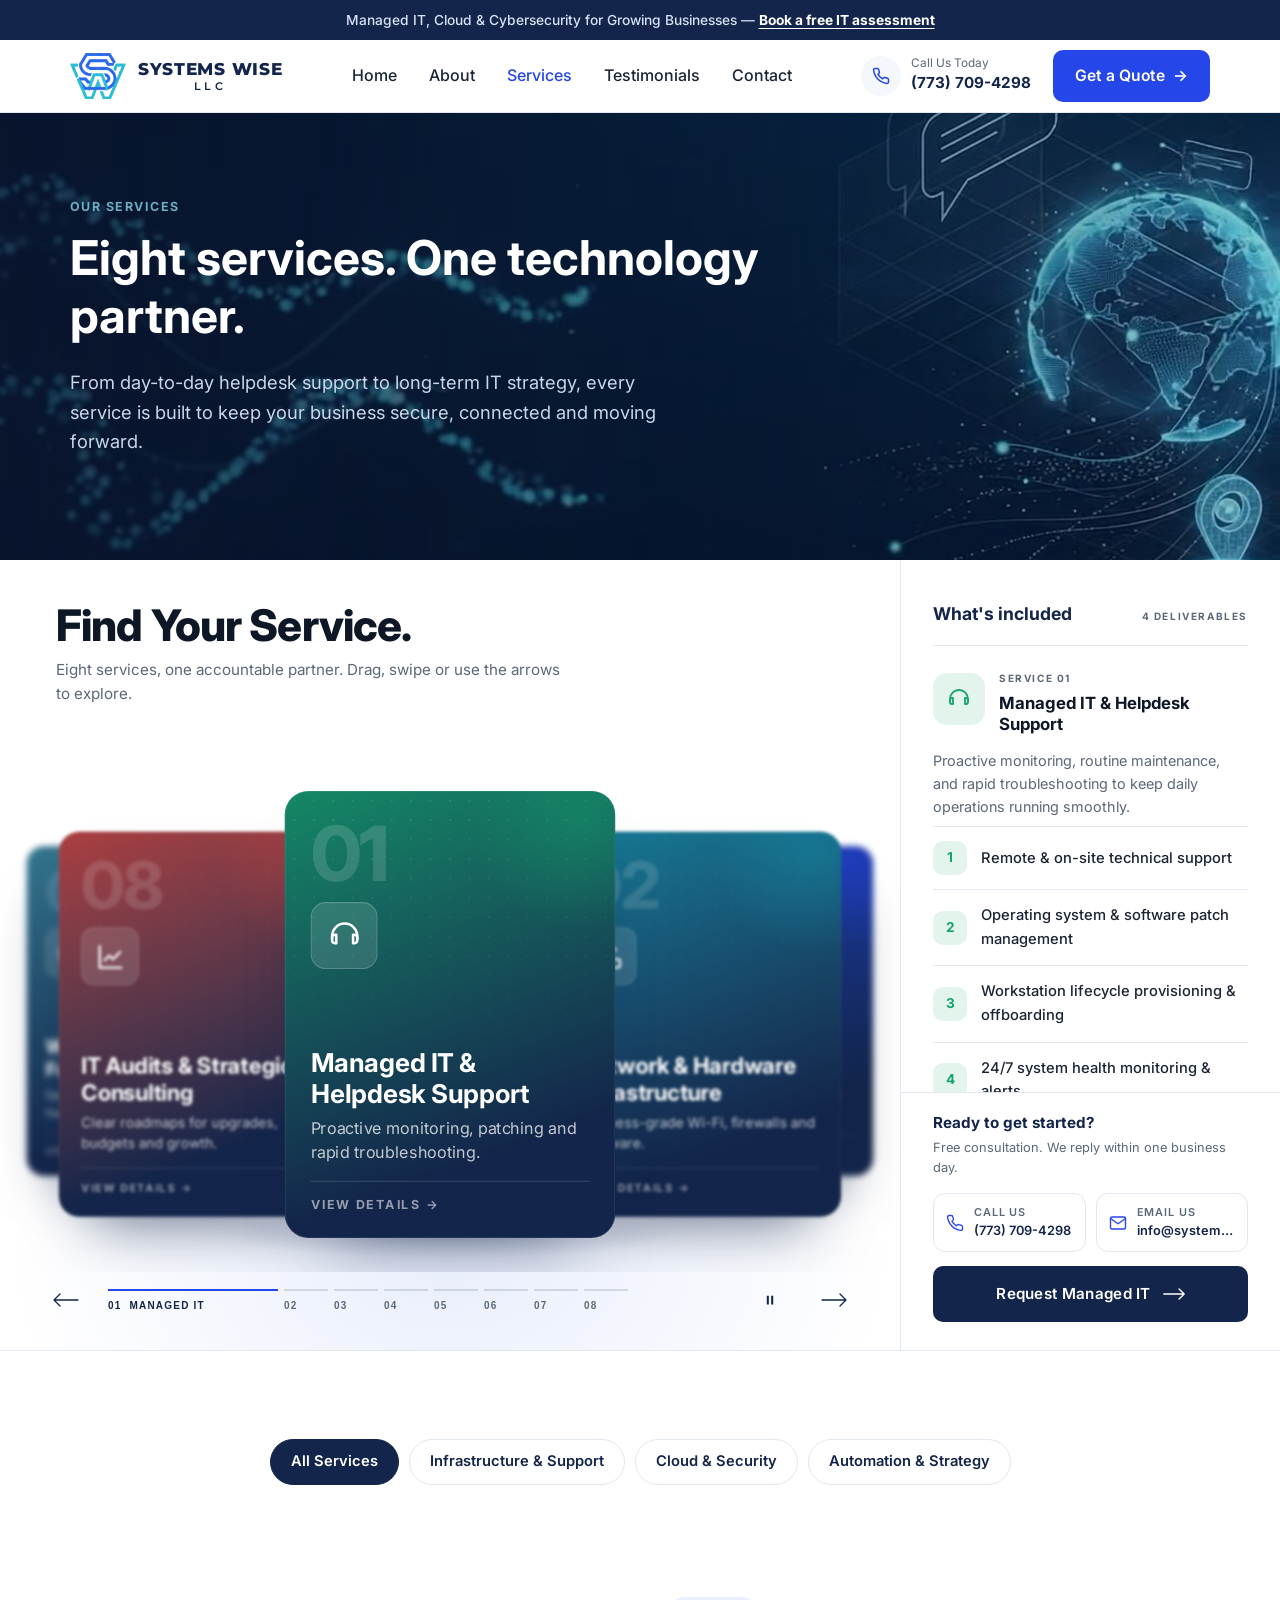
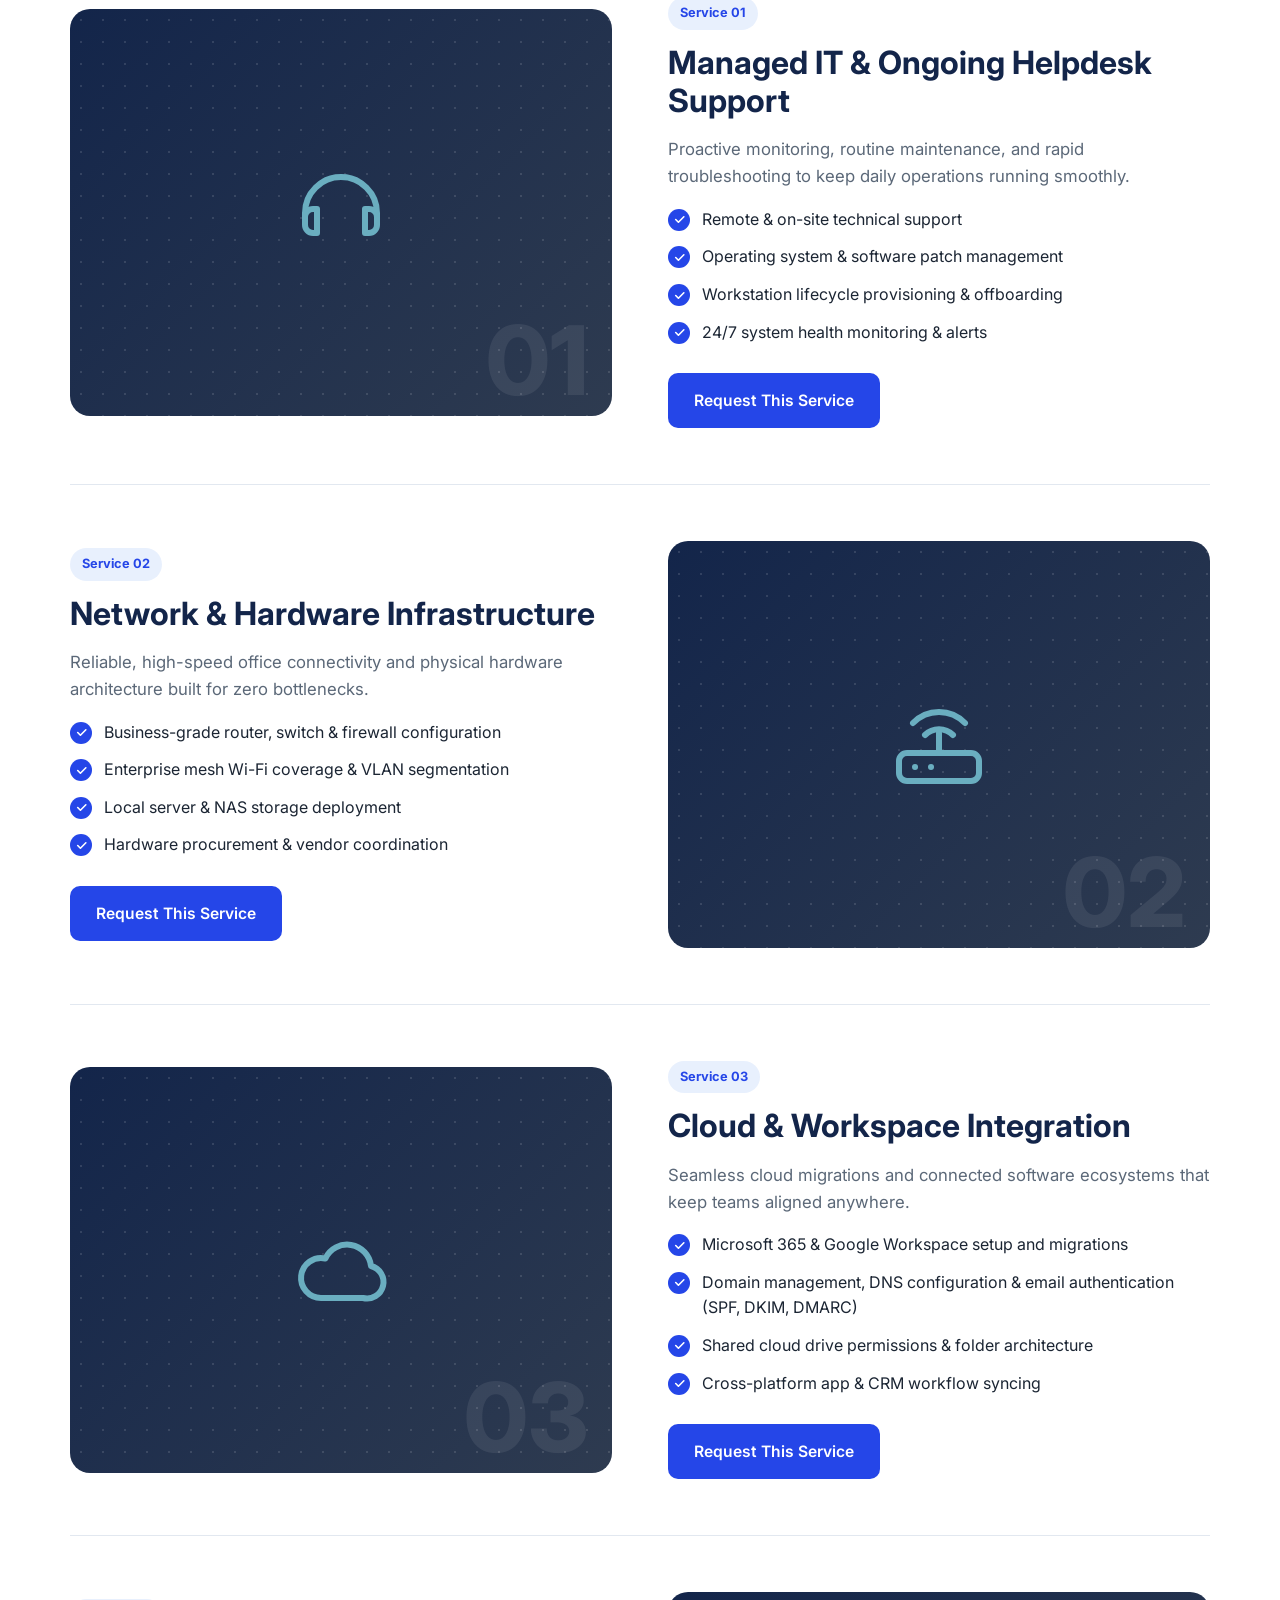
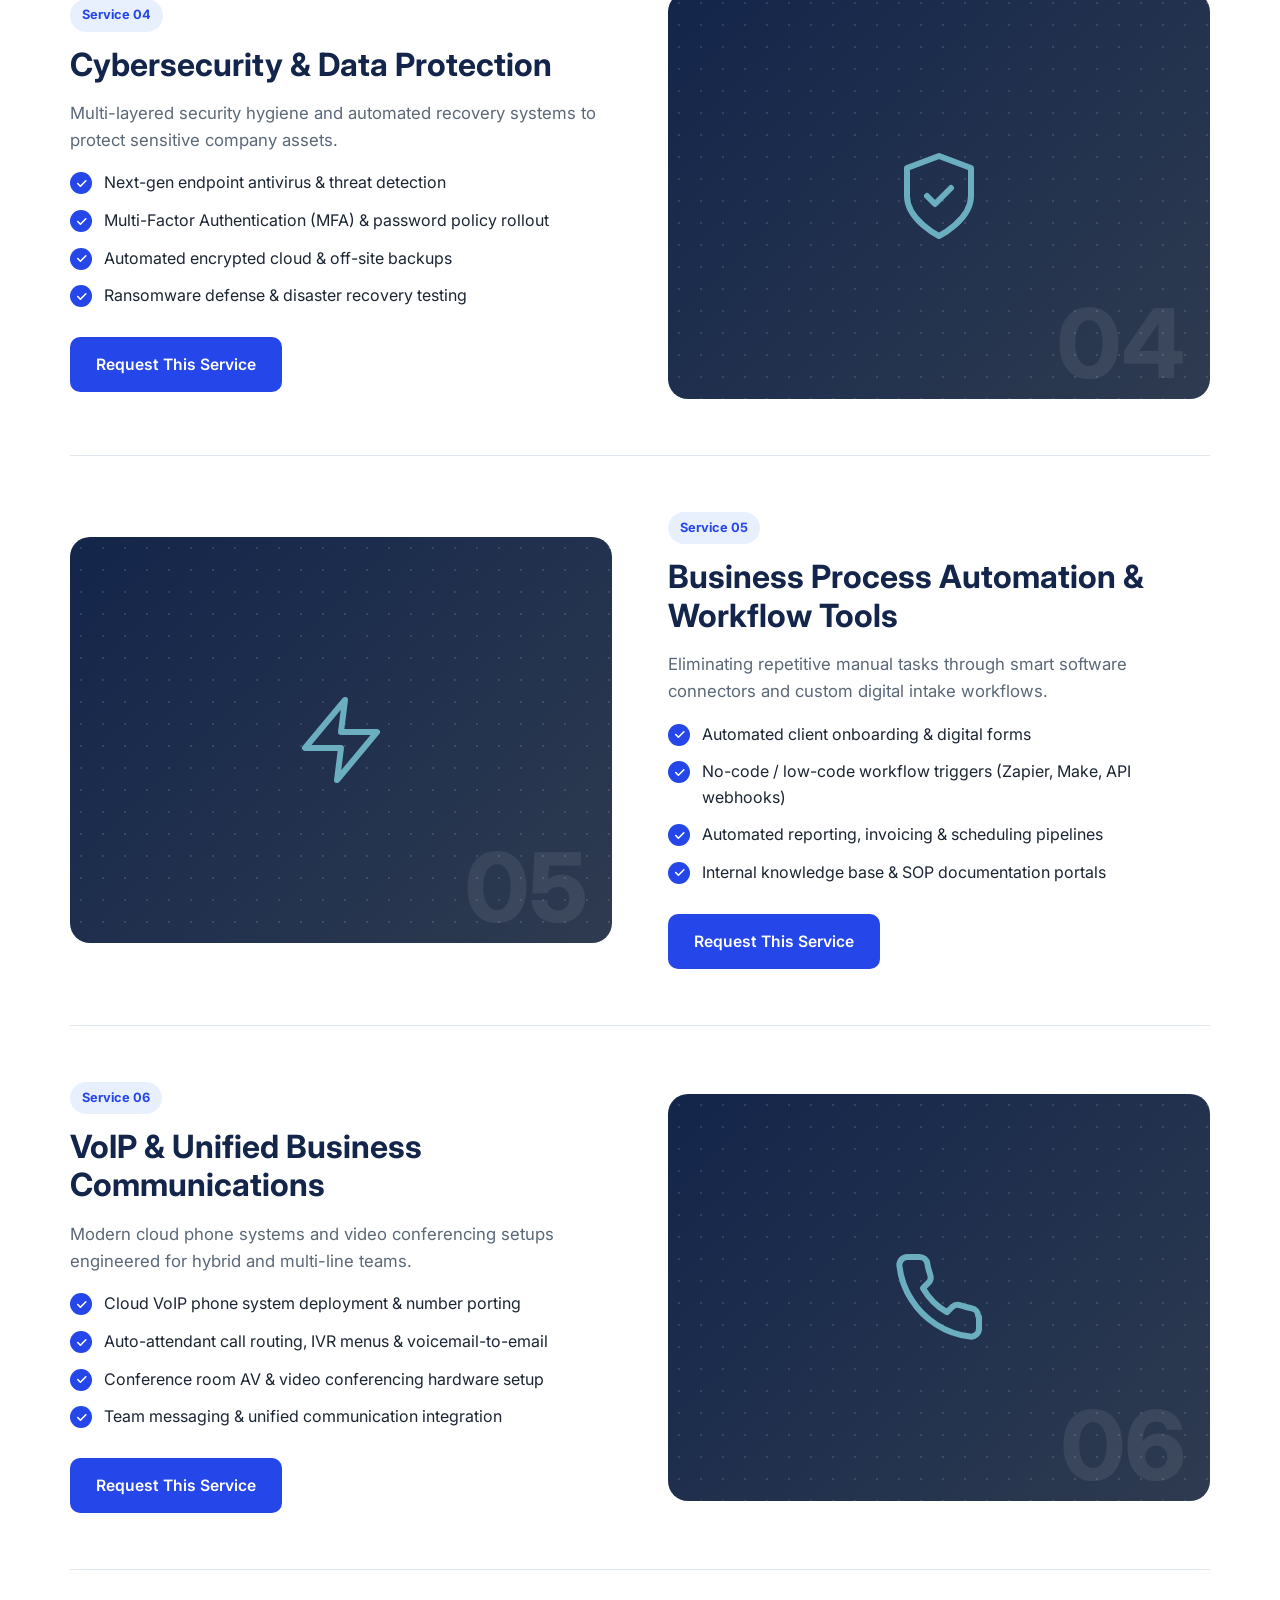
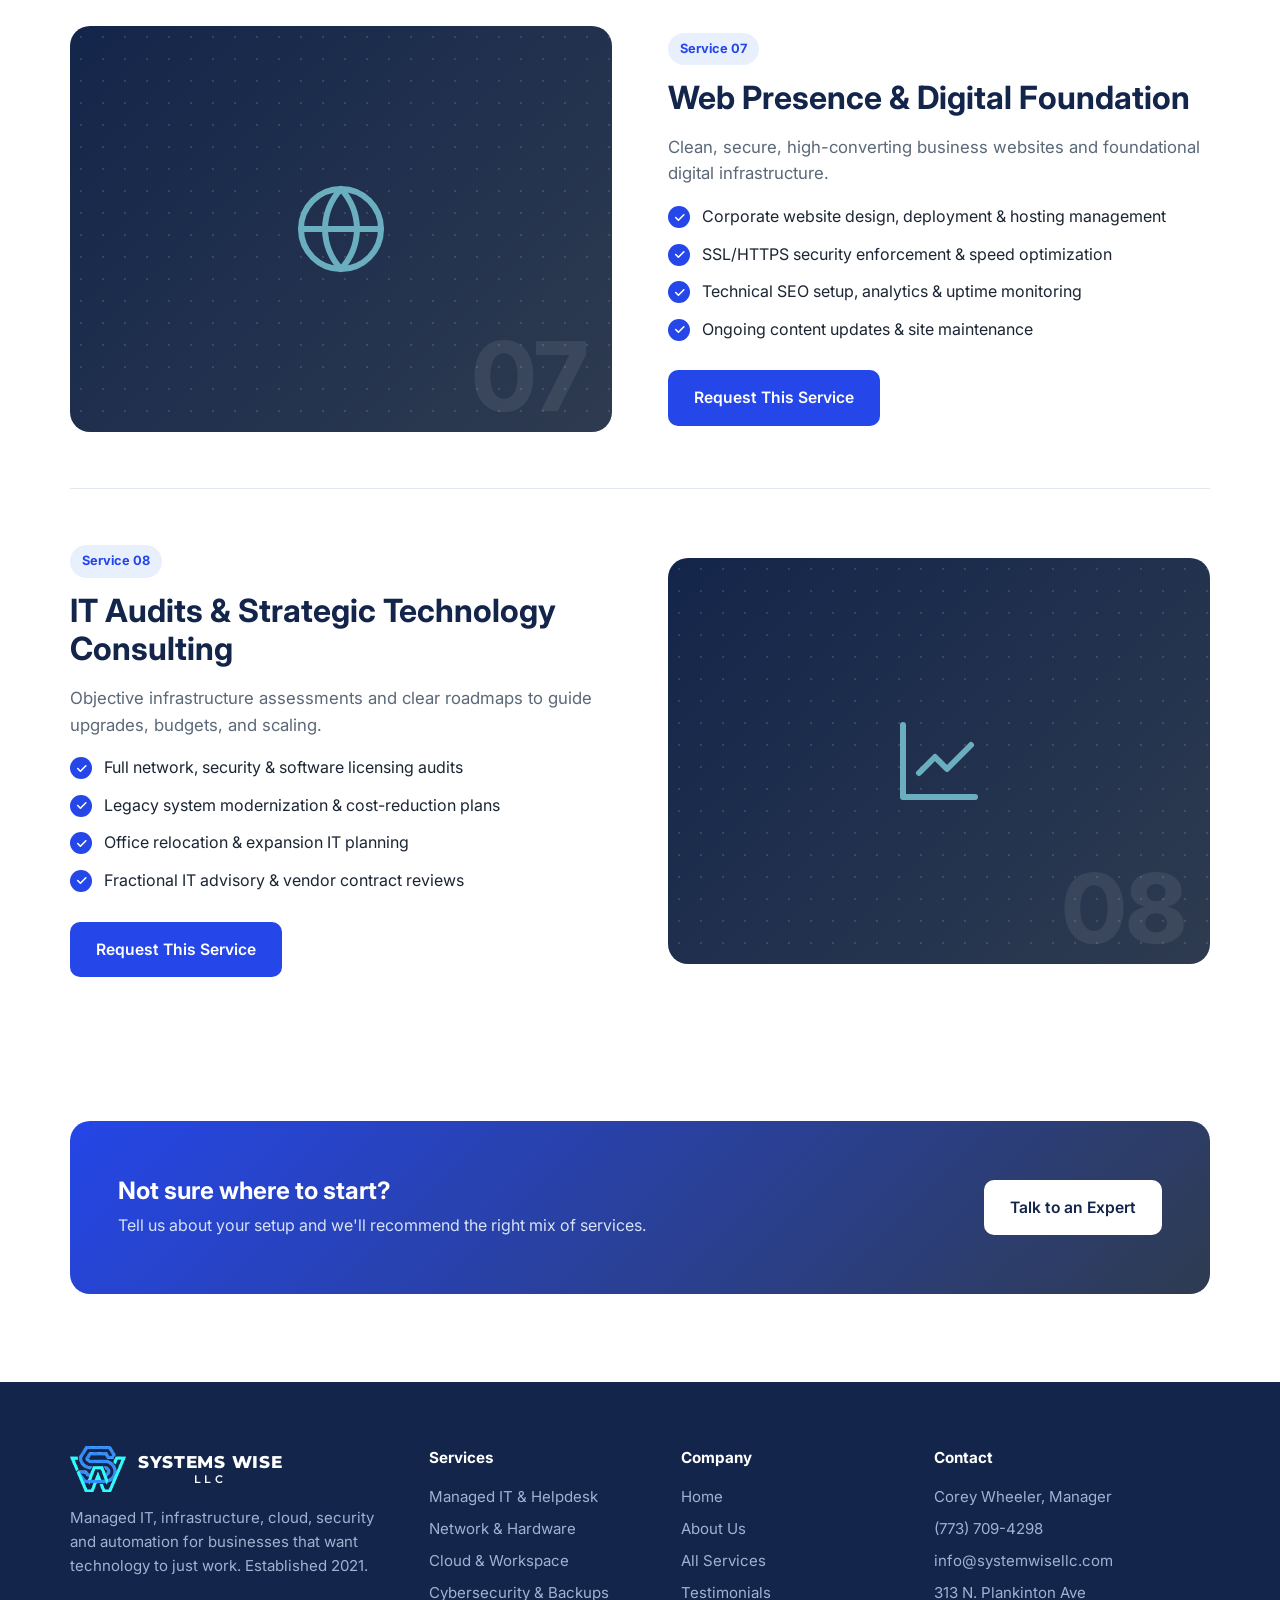
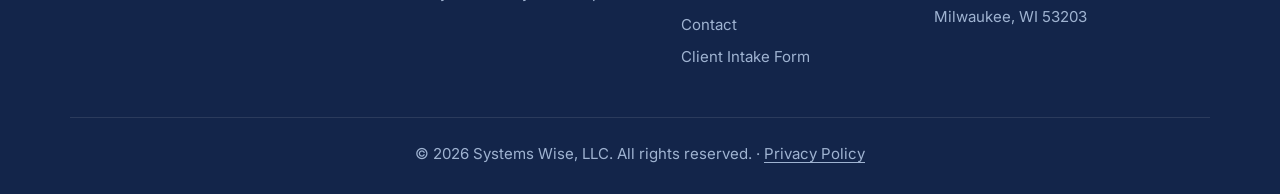
<file: services.html>
<!DOCTYPE html>
<html lang="en">
<head>
  <meta charset="UTF-8">
  <meta name="viewport" content="width=device-width, initial-scale=1.0">
  <title>Services | Systems Wise, LLC</title>
  <meta name="description" content="Explore Systems Wise, LLC's 8 technology services: managed IT, network infrastructure, cloud integration, cybersecurity, automation, VoIP, web presence and IT consulting.">
  <link rel="preconnect" href="https://fonts.googleapis.com">
  <link rel="preconnect" href="https://fonts.gstatic.com" crossorigin>
  <link href="https://fonts.googleapis.com/css2?family=Inter:wght@400;500;600;700;800&family=Montserrat:wght@600;800&display=swap" rel="stylesheet">
  <link rel="icon" type="image/png" href="images/favicon.png"><link rel="apple-touch-icon" href="images/apple-touch-icon.png">
  <script>document.documentElement.classList.add("js")</script>
  <link rel="stylesheet" href="css/styles.css">
</head>
<body>

<div class="topbar">
  <div class="container"><span class="topbar__long">Managed IT, Cloud &amp; Cybersecurity for Growing Businesses &mdash; </span><a href="contact.html">Book a free IT assessment</a></div>
</div>

<header class="site-header">
  <nav class="container nav" aria-label="Main">
    <a href="index.html" class="logo"><img class="logo-mark" src="images/logo-mark.png" alt="" width="56" height="46"><span class="logo-text"><strong>SYSTEMS WISE</strong><span>LLC</span></span></a>
    <button class="nav-toggle" aria-label="Toggle menu" aria-expanded="false">
      <svg width="26" height="26" viewBox="0 0 24 24" fill="none" stroke="currentColor" stroke-width="2" stroke-linecap="round"><path d="M3 6h18M3 12h18M3 18h18"/></svg>
    </button>
    <ul class="nav-links">
      <li><a href="index.html">Home</a></li>
      <li><a href="about.html">About</a></li>
      <li><a href="services.html" aria-current="page">Services</a></li>
      <li><a href="testimonials.html">Testimonials</a></li>
      <li><a href="contact.html">Contact</a></li>
      <li class="mobile-only"><a href="contact.html" class="btn btn-primary">Get a Quote</a></li>
    </ul>
    <div class="nav-cta">
      <a href="tel:+17737094298" class="nav-phone">
        <span class="nav-phone-icon"><svg viewBox="0 0 24 24" fill="none" stroke="currentColor" stroke-width="2" stroke-linecap="round" stroke-linejoin="round" aria-hidden="true"><path d="M22 16.9v3a2 2 0 0 1-2.2 2 19.8 19.8 0 0 1-8.6-3.1 19.5 19.5 0 0 1-6-6A19.8 19.8 0 0 1 2.1 4.2 2 2 0 0 1 4.1 2h3a2 2 0 0 1 2 1.7c.1.9.4 1.8.7 2.7a2 2 0 0 1-.5 2.1L8 9.8a16 16 0 0 0 6 6l1.3-1.3a2 2 0 0 1 2.1-.4c.9.3 1.8.6 2.7.7a2 2 0 0 1 1.7 2z"/></svg></span>
        <span><small>Call Us Today</small><strong>(773) 709-4298</strong></span>
      </a>
      <a href="contact.html" class="btn btn-primary">Get a Quote <span aria-hidden="true">&rarr;</span></a>
    </div>
  </nav>
</header>

<main>
  <section class="hero page-hero has-video">
    <video class="page-hero__video" autoplay muted loop playsinline preload="metadata" poster="video/poster.jpg" aria-hidden="true"><source src="video/hero.webm" type="video/webm"><source src="video/hero.mp4" type="video/mp4"></video>
   
    <div class="container">
      <span class="eyebrow">Our Services</span>
      <h1>Eight services. One technology partner.</h1>
      <p>From day-to-day helpdesk support to long-term IT strategy, every service is built to keep your business secure, connected and moving forward.</p>
    </div>
  </section>

  <!-- 3D service ring (behavior in js/main.js: "Services page: 3D service ring") -->
  <section class="sr" data-sr data-autoplay="true" data-speed="5000" aria-label="Explore our services">
    <div class="sr__grid">
      <div class="sr__left">
        <div class="sr__head">
          <div class="sr__intro">
            <h2 class="sr__title">Find Your Service.</h2>
            <p class="sr__sub">Eight services, one accountable partner. Drag, swipe or use the arrows to explore.</p>
          </div>
          <span class="sr__sr" aria-live="polite" aria-atomic="true" data-sr-live></span>
        </div>

        <div class="sr__stage" data-sr-stage tabindex="0" role="region" aria-roledescription="carousel" aria-label="Services carousel. Use arrow keys or swipe to change service">
          <div class="sr__bodies" data-sr-bodies>
          <div class="sr__card" data-sr-card data-index="0" style="--sr-c:#14a46c" aria-hidden="true">
            <button type="button" class="sr__hit" data-sr-go="0" data-slug="managed-it" data-tick="Managed IT" tabindex="-1" aria-label="Service 1: Managed IT"></button>
            <span class="sr__card-num">01</span>
            <span class="sr__card-icon"><svg viewBox="0 0 24 24" fill="none" stroke="currentColor" stroke-width="1.8" stroke-linecap="round" stroke-linejoin="round" aria-hidden="true"><path d="M3 14v-2a9 9 0 0 1 18 0v2"/><path d="M21 15a2 2 0 0 1-2 2h-1v-6h1a2 2 0 0 1 2 2zM3 15a2 2 0 0 0 2 2h1v-6H5a2 2 0 0 0-2 2z"/></svg></span>
            <span class="sr__card-title">Managed IT &amp; Helpdesk Support</span>
            <span class="sr__card-tag">Proactive monitoring, patching and rapid troubleshooting.</span>
            <span class="sr__card-more">View details <span aria-hidden="true">&rarr;</span></span>
          </div>
          <div class="sr__card" data-sr-card data-index="1" style="--sr-c:#1595ad" aria-hidden="true">
            <button type="button" class="sr__hit" data-sr-go="1" data-slug="network" data-tick="Network" tabindex="-1" aria-label="Service 2: Network"></button>
            <span class="sr__card-num">02</span>
            <span class="sr__card-icon"><svg viewBox="0 0 24 24" fill="none" stroke="currentColor" stroke-width="1.8" stroke-linecap="round" stroke-linejoin="round" aria-hidden="true"><rect x="2" y="14" width="20" height="7" rx="2"/><path d="M6 17.5h.01M10 17.5h.01M12 14V9"/><path d="M8.5 9.5a5 5 0 0 1 7 0M5.5 6.5a9 9 0 0 1 13 0"/></svg></span>
            <span class="sr__card-title">Network &amp; Hardware Infrastructure</span>
            <span class="sr__card-tag">Business-grade Wi-Fi, firewalls and hardware.</span>
            <span class="sr__card-more">View details <span aria-hidden="true">&rarr;</span></span>
          </div>
          <div class="sr__card" data-sr-card data-index="2" style="--sr-c:#2546e8" aria-hidden="true">
            <button type="button" class="sr__hit" data-sr-go="2" data-slug="cloud" data-tick="Cloud" tabindex="-1" aria-label="Service 3: Cloud"></button>
            <span class="sr__card-num">03</span>
            <span class="sr__card-icon"><svg viewBox="0 0 24 24" fill="none" stroke="currentColor" stroke-width="1.8" stroke-linecap="round" stroke-linejoin="round" aria-hidden="true"><path d="M17.5 19H7a5 5 0 1 1 1.1-9.88A6 6 0 0 1 19.5 11a4 4 0 0 1-2 8z"/></svg></span>
            <span class="sr__card-title">Cloud &amp; Workspace Integration</span>
            <span class="sr__card-tag">Microsoft 365, Google Workspace and DNS done right.</span>
            <span class="sr__card-more">View details <span aria-hidden="true">&rarr;</span></span>
          </div>
          <div class="sr__card" data-sr-card data-index="3" style="--sr-c:#e08a00" aria-hidden="true">
            <button type="button" class="sr__hit" data-sr-go="3" data-slug="security" data-tick="Security" tabindex="-1" aria-label="Service 4: Security"></button>
            <span class="sr__card-num">04</span>
            <span class="sr__card-icon"><svg viewBox="0 0 24 24" fill="none" stroke="currentColor" stroke-width="1.8" stroke-linecap="round" stroke-linejoin="round" aria-hidden="true"><path d="M12 22s8-4 8-10V5l-8-3-8 3v7c0 6 8 10 8 10z"/><path d="M9 12l2 2 4-4"/></svg></span>
            <span class="sr__card-title">Cybersecurity &amp; Data Protection</span>
            <span class="sr__card-tag">Endpoint defense, MFA and automated backups.</span>
            <span class="sr__card-more">View details <span aria-hidden="true">&rarr;</span></span>
          </div>
          <div class="sr__card" data-sr-card data-index="4" style="--sr-c:#6d4cf0" aria-hidden="true">
            <button type="button" class="sr__hit" data-sr-go="4" data-slug="automation" data-tick="Automation" tabindex="-1" aria-label="Service 5: Automation"></button>
            <span class="sr__card-num">05</span>
            <span class="sr__card-icon"><svg viewBox="0 0 24 24" fill="none" stroke="currentColor" stroke-width="1.8" stroke-linecap="round" stroke-linejoin="round" aria-hidden="true"><path d="M13 2L3 14h9l-1 8 10-12h-9l1-8z"/></svg></span>
            <span class="sr__card-title">Business Process Automation</span>
            <span class="sr__card-tag">Less manual work with smart workflow tools.</span>
            <span class="sr__card-more">View details <span aria-hidden="true">&rarr;</span></span>
          </div>
          <div class="sr__card" data-sr-card data-index="5" style="--sr-c:#c2268f" aria-hidden="true">
            <button type="button" class="sr__hit" data-sr-go="5" data-slug="voip" data-tick="VoIP" tabindex="-1" aria-label="Service 6: VoIP"></button>
            <span class="sr__card-num">06</span>
            <span class="sr__card-icon"><svg viewBox="0 0 24 24" fill="none" stroke="currentColor" stroke-width="1.8" stroke-linecap="round" stroke-linejoin="round" aria-hidden="true"><path d="M22 16.9v3a2 2 0 0 1-2.2 2 19.8 19.8 0 0 1-8.6-3.1 19.5 19.5 0 0 1-6-6A19.8 19.8 0 0 1 2.1 4.2 2 2 0 0 1 4.1 2h3a2 2 0 0 1 2 1.7c.1.9.4 1.8.7 2.7a2 2 0 0 1-.5 2.1L8 9.8a16 16 0 0 0 6 6l1.3-1.3a2 2 0 0 1 2.1-.4c.9.3 1.8.6 2.7.7a2 2 0 0 1 1.7 2z"/></svg></span>
            <span class="sr__card-title">VoIP &amp; Unified Communications</span>
            <span class="sr__card-tag">Cloud phones, call routing and meeting rooms.</span>
            <span class="sr__card-more">View details <span aria-hidden="true">&rarr;</span></span>
          </div>
          <div class="sr__card" data-sr-card data-index="6" style="--sr-c:#3e8ea3" aria-hidden="true">
            <button type="button" class="sr__hit" data-sr-go="6" data-slug="web" data-tick="Web" tabindex="-1" aria-label="Service 7: Web"></button>
            <span class="sr__card-num">07</span>
            <span class="sr__card-icon"><svg viewBox="0 0 24 24" fill="none" stroke="currentColor" stroke-width="1.8" stroke-linecap="round" stroke-linejoin="round" aria-hidden="true"><circle cx="12" cy="12" r="10"/><path d="M2 12h20M12 2a15 15 0 0 1 4 10 15 15 0 0 1-4 10 15 15 0 0 1-4-10 15 15 0 0 1 4-10z"/></svg></span>
            <span class="sr__card-title">Web Presence &amp; Digital Foundation</span>
            <span class="sr__card-tag">Secure, fast business websites and hosting.</span>
            <span class="sr__card-more">View details <span aria-hidden="true">&rarr;</span></span>
          </div>
          <div class="sr__card" data-sr-card data-index="7" style="--sr-c:#d6453d" aria-hidden="true">
            <button type="button" class="sr__hit" data-sr-go="7" data-slug="audit" data-tick="IT Audits" tabindex="-1" aria-label="Service 8: IT Audits"></button>
            <span class="sr__card-num">08</span>
            <span class="sr__card-icon"><svg viewBox="0 0 24 24" fill="none" stroke="currentColor" stroke-width="1.8" stroke-linecap="round" stroke-linejoin="round" aria-hidden="true"><path d="M3 3v18h18"/><path d="M7 15l4-4 3 3 6-6"/></svg></span>
            <span class="sr__card-title">IT Audits &amp; Strategic Consulting</span>
            <span class="sr__card-tag">Clear roadmaps for upgrades, budgets and growth.</span>
            <span class="sr__card-more">View details <span aria-hidden="true">&rarr;</span></span>
          </div>
          </div>
          <span class="sr__floor" aria-hidden="true"></span>
          <span class="sr__sweep" aria-hidden="true"></span>
          <span class="sr__cursor" data-sr-cursor aria-hidden="true"><span class="sr__cursor-in"><span class="sr__cursor-label sr__cursor-drag">Drag</span><span class="sr__cursor-label sr__cursor-view">View</span></span></span>
        </div>

        <div class="sr__controls">
          <button type="button" class="sr__icon" data-sr-prev aria-label="Previous service"><svg width="26" height="14" viewBox="0 0 26 14" fill="none" stroke="currentColor" stroke-width="1.3" stroke-linecap="round" stroke-linejoin="round" aria-hidden="true"><path d="M25 7H1M7 1L1 7l6 6"/></svg></button>
          <div class="sr__ticks">
          <button type="button" class="sr__tick" data-sr-tick="0" aria-current="true" aria-label="Service 1: Managed IT"><span class="sr__tick-bar"></span><span class="sr__tick-label">01<span class="sr__tick-name">&nbsp;&nbsp;Managed IT</span></span></button>
          <button type="button" class="sr__tick" data-sr-tick="1" aria-current="false" aria-label="Service 2: Network"><span class="sr__tick-bar"></span><span class="sr__tick-label">02<span class="sr__tick-name">&nbsp;&nbsp;Network</span></span></button>
          <button type="button" class="sr__tick" data-sr-tick="2" aria-current="false" aria-label="Service 3: Cloud"><span class="sr__tick-bar"></span><span class="sr__tick-label">03<span class="sr__tick-name">&nbsp;&nbsp;Cloud</span></span></button>
          <button type="button" class="sr__tick" data-sr-tick="3" aria-current="false" aria-label="Service 4: Security"><span class="sr__tick-bar"></span><span class="sr__tick-label">04<span class="sr__tick-name">&nbsp;&nbsp;Security</span></span></button>
          <button type="button" class="sr__tick" data-sr-tick="4" aria-current="false" aria-label="Service 5: Automation"><span class="sr__tick-bar"></span><span class="sr__tick-label">05<span class="sr__tick-name">&nbsp;&nbsp;Automation</span></span></button>
          <button type="button" class="sr__tick" data-sr-tick="5" aria-current="false" aria-label="Service 6: VoIP"><span class="sr__tick-bar"></span><span class="sr__tick-label">06<span class="sr__tick-name">&nbsp;&nbsp;VoIP</span></span></button>
          <button type="button" class="sr__tick" data-sr-tick="6" aria-current="false" aria-label="Service 7: Web"><span class="sr__tick-bar"></span><span class="sr__tick-label">07<span class="sr__tick-name">&nbsp;&nbsp;Web</span></span></button>
          <button type="button" class="sr__tick" data-sr-tick="7" aria-current="false" aria-label="Service 8: IT Audits"><span class="sr__tick-bar"></span><span class="sr__tick-label">08<span class="sr__tick-name">&nbsp;&nbsp;IT Audits</span></span></button>
          </div>
          <button type="button" class="sr__icon sr__auto" data-sr-auto aria-pressed="false" aria-label="Autoplay"><svg class="sr__play" width="14" height="14" viewBox="0 0 24 24" fill="currentColor" aria-hidden="true"><path d="M7 4.5v15l12.5-7.5z"/></svg><svg class="sr__pause" width="14" height="14" viewBox="0 0 24 24" fill="currentColor" aria-hidden="true"><path d="M6.5 4.5h3.5v15H6.5zM14 4.5h3.5v15H14z"/></svg></button>
          <button type="button" class="sr__icon" data-sr-next aria-label="Next service"><svg width="26" height="14" viewBox="0 0 26 14" fill="none" stroke="currentColor" stroke-width="1.3" stroke-linecap="round" stroke-linejoin="round" aria-hidden="true"><path d="M1 7h24M19 1l6 6-6 6"/></svg></button>
        </div>
      </div>

      <aside class="sr__panel" data-sr-panelwrap>
        <div class="sr__panel-head"><span class="sr__panel-title">What's included</span><span class="sr__label">4 deliverables</span></div>
        <div class="sr__look is-in" data-sr-panel="0" style="--sr-c:#14a46c">
          <div class="sr__look-head">
            <span class="sr__look-icon"><svg viewBox="0 0 24 24" fill="none" stroke="currentColor" stroke-width="1.8" stroke-linecap="round" stroke-linejoin="round" aria-hidden="true"><path d="M3 14v-2a9 9 0 0 1 18 0v2"/><path d="M21 15a2 2 0 0 1-2 2h-1v-6h1a2 2 0 0 1 2 2zM3 15a2 2 0 0 0 2 2h1v-6H5a2 2 0 0 0-2 2z"/></svg></span>
            <div><span class="sr__label">Service 01</span><h3 class="sr__look-name">Managed IT &amp; Helpdesk Support</h3></div>
          </div>
          <p class="sr__look-sum">Proactive monitoring, routine maintenance, and rapid troubleshooting to keep daily operations running smoothly.</p>
          <ul class="sr__items" role="list">
            <li style="--i:1"><span class="sr__item-num">1</span><span>Remote &amp; on-site technical support</span></li>
            <li style="--i:2"><span class="sr__item-num">2</span><span>Operating system &amp; software patch management</span></li>
            <li style="--i:3"><span class="sr__item-num">3</span><span>Workstation lifecycle provisioning &amp; offboarding</span></li>
            <li style="--i:4"><span class="sr__item-num">4</span><span>24/7 system health monitoring &amp; alerts</span></li>
          </ul>
          <a href="#managed-it" class="sr__more" data-sr-details data-slug="managed-it">See full details <span aria-hidden="true">&darr;</span></a>
        </div>
        <div class="sr__look" hidden data-sr-panel="1" style="--sr-c:#1595ad">
          <div class="sr__look-head">
            <span class="sr__look-icon"><svg viewBox="0 0 24 24" fill="none" stroke="currentColor" stroke-width="1.8" stroke-linecap="round" stroke-linejoin="round" aria-hidden="true"><rect x="2" y="14" width="20" height="7" rx="2"/><path d="M6 17.5h.01M10 17.5h.01M12 14V9"/><path d="M8.5 9.5a5 5 0 0 1 7 0M5.5 6.5a9 9 0 0 1 13 0"/></svg></span>
            <div><span class="sr__label">Service 02</span><h3 class="sr__look-name">Network &amp; Hardware Infrastructure</h3></div>
          </div>
          <p class="sr__look-sum">Reliable, high-speed office connectivity and physical hardware architecture built for zero bottlenecks.</p>
          <ul class="sr__items" role="list">
            <li style="--i:1"><span class="sr__item-num">1</span><span>Business-grade router, switch &amp; firewall configuration</span></li>
            <li style="--i:2"><span class="sr__item-num">2</span><span>Enterprise mesh Wi-Fi coverage &amp; VLAN segmentation</span></li>
            <li style="--i:3"><span class="sr__item-num">3</span><span>Local server &amp; NAS storage deployment</span></li>
            <li style="--i:4"><span class="sr__item-num">4</span><span>Hardware procurement &amp; vendor coordination</span></li>
          </ul>
          <a href="#network" class="sr__more" data-sr-details data-slug="network">See full details <span aria-hidden="true">&darr;</span></a>
        </div>
        <div class="sr__look" hidden data-sr-panel="2" style="--sr-c:#2546e8">
          <div class="sr__look-head">
            <span class="sr__look-icon"><svg viewBox="0 0 24 24" fill="none" stroke="currentColor" stroke-width="1.8" stroke-linecap="round" stroke-linejoin="round" aria-hidden="true"><path d="M17.5 19H7a5 5 0 1 1 1.1-9.88A6 6 0 0 1 19.5 11a4 4 0 0 1-2 8z"/></svg></span>
            <div><span class="sr__label">Service 03</span><h3 class="sr__look-name">Cloud &amp; Workspace Integration</h3></div>
          </div>
          <p class="sr__look-sum">Seamless cloud migrations and connected software ecosystems that keep teams aligned anywhere.</p>
          <ul class="sr__items" role="list">
            <li style="--i:1"><span class="sr__item-num">1</span><span>Microsoft 365 &amp; Google Workspace setup and migrations</span></li>
            <li style="--i:2"><span class="sr__item-num">2</span><span>Domain, DNS &amp; email authentication (SPF, DKIM, DMARC)</span></li>
            <li style="--i:3"><span class="sr__item-num">3</span><span>Shared cloud drive permissions &amp; folder architecture</span></li>
            <li style="--i:4"><span class="sr__item-num">4</span><span>Cross-platform app &amp; CRM workflow syncing</span></li>
          </ul>
          <a href="#cloud" class="sr__more" data-sr-details data-slug="cloud">See full details <span aria-hidden="true">&darr;</span></a>
        </div>
        <div class="sr__look" hidden data-sr-panel="3" style="--sr-c:#e08a00">
          <div class="sr__look-head">
            <span class="sr__look-icon"><svg viewBox="0 0 24 24" fill="none" stroke="currentColor" stroke-width="1.8" stroke-linecap="round" stroke-linejoin="round" aria-hidden="true"><path d="M12 22s8-4 8-10V5l-8-3-8 3v7c0 6 8 10 8 10z"/><path d="M9 12l2 2 4-4"/></svg></span>
            <div><span class="sr__label">Service 04</span><h3 class="sr__look-name">Cybersecurity &amp; Data Protection</h3></div>
          </div>
          <p class="sr__look-sum">Multi-layered security hygiene and automated recovery systems to protect sensitive company assets.</p>
          <ul class="sr__items" role="list">
            <li style="--i:1"><span class="sr__item-num">1</span><span>Next-gen endpoint antivirus &amp; threat detection</span></li>
            <li style="--i:2"><span class="sr__item-num">2</span><span>Multi-Factor Authentication (MFA) &amp; password policy rollout</span></li>
            <li style="--i:3"><span class="sr__item-num">3</span><span>Automated encrypted cloud &amp; off-site backups</span></li>
            <li style="--i:4"><span class="sr__item-num">4</span><span>Ransomware defense &amp; disaster recovery testing</span></li>
          </ul>
          <a href="#security" class="sr__more" data-sr-details data-slug="security">See full details <span aria-hidden="true">&darr;</span></a>
        </div>
        <div class="sr__look" hidden data-sr-panel="4" style="--sr-c:#6d4cf0">
          <div class="sr__look-head">
            <span class="sr__look-icon"><svg viewBox="0 0 24 24" fill="none" stroke="currentColor" stroke-width="1.8" stroke-linecap="round" stroke-linejoin="round" aria-hidden="true"><path d="M13 2L3 14h9l-1 8 10-12h-9l1-8z"/></svg></span>
            <div><span class="sr__label">Service 05</span><h3 class="sr__look-name">Business Process Automation</h3></div>
          </div>
          <p class="sr__look-sum">Eliminating repetitive manual tasks through smart software connectors and custom digital intake workflows.</p>
          <ul class="sr__items" role="list">
            <li style="--i:1"><span class="sr__item-num">1</span><span>Automated client onboarding &amp; digital forms</span></li>
            <li style="--i:2"><span class="sr__item-num">2</span><span>No-code / low-code workflow triggers (Zapier, Make, webhooks)</span></li>
            <li style="--i:3"><span class="sr__item-num">3</span><span>Automated reporting, invoicing &amp; scheduling pipelines</span></li>
            <li style="--i:4"><span class="sr__item-num">4</span><span>Internal knowledge base &amp; SOP documentation portals</span></li>
          </ul>
          <a href="#automation" class="sr__more" data-sr-details data-slug="automation">See full details <span aria-hidden="true">&darr;</span></a>
        </div>
        <div class="sr__look" hidden data-sr-panel="5" style="--sr-c:#c2268f">
          <div class="sr__look-head">
            <span class="sr__look-icon"><svg viewBox="0 0 24 24" fill="none" stroke="currentColor" stroke-width="1.8" stroke-linecap="round" stroke-linejoin="round" aria-hidden="true"><path d="M22 16.9v3a2 2 0 0 1-2.2 2 19.8 19.8 0 0 1-8.6-3.1 19.5 19.5 0 0 1-6-6A19.8 19.8 0 0 1 2.1 4.2 2 2 0 0 1 4.1 2h3a2 2 0 0 1 2 1.7c.1.9.4 1.8.7 2.7a2 2 0 0 1-.5 2.1L8 9.8a16 16 0 0 0 6 6l1.3-1.3a2 2 0 0 1 2.1-.4c.9.3 1.8.6 2.7.7a2 2 0 0 1 1.7 2z"/></svg></span>
            <div><span class="sr__label">Service 06</span><h3 class="sr__look-name">VoIP &amp; Unified Communications</h3></div>
          </div>
          <p class="sr__look-sum">Modern cloud phone systems and video conferencing setups engineered for hybrid and multi-line teams.</p>
          <ul class="sr__items" role="list">
            <li style="--i:1"><span class="sr__item-num">1</span><span>Cloud VoIP phone system deployment &amp; number porting</span></li>
            <li style="--i:2"><span class="sr__item-num">2</span><span>Auto-attendant call routing, IVR menus &amp; voicemail-to-email</span></li>
            <li style="--i:3"><span class="sr__item-num">3</span><span>Conference room AV &amp; video conferencing setup</span></li>
            <li style="--i:4"><span class="sr__item-num">4</span><span>Team messaging &amp; unified communication integration</span></li>
          </ul>
          <a href="#voip" class="sr__more" data-sr-details data-slug="voip">See full details <span aria-hidden="true">&darr;</span></a>
        </div>
        <div class="sr__look" hidden data-sr-panel="6" style="--sr-c:#3e8ea3">
          <div class="sr__look-head">
            <span class="sr__look-icon"><svg viewBox="0 0 24 24" fill="none" stroke="currentColor" stroke-width="1.8" stroke-linecap="round" stroke-linejoin="round" aria-hidden="true"><circle cx="12" cy="12" r="10"/><path d="M2 12h20M12 2a15 15 0 0 1 4 10 15 15 0 0 1-4 10 15 15 0 0 1-4-10 15 15 0 0 1 4-10z"/></svg></span>
            <div><span class="sr__label">Service 07</span><h3 class="sr__look-name">Web Presence &amp; Digital Foundation</h3></div>
          </div>
          <p class="sr__look-sum">Clean, secure, high-converting business websites and foundational digital infrastructure.</p>
          <ul class="sr__items" role="list">
            <li style="--i:1"><span class="sr__item-num">1</span><span>Corporate website design, deployment &amp; hosting management</span></li>
            <li style="--i:2"><span class="sr__item-num">2</span><span>SSL/HTTPS security enforcement &amp; speed optimization</span></li>
            <li style="--i:3"><span class="sr__item-num">3</span><span>Technical SEO setup, analytics &amp; uptime monitoring</span></li>
            <li style="--i:4"><span class="sr__item-num">4</span><span>Ongoing content updates &amp; site maintenance</span></li>
          </ul>
          <a href="#web" class="sr__more" data-sr-details data-slug="web">See full details <span aria-hidden="true">&darr;</span></a>
        </div>
        <div class="sr__look" hidden data-sr-panel="7" style="--sr-c:#d6453d">
          <div class="sr__look-head">
            <span class="sr__look-icon"><svg viewBox="0 0 24 24" fill="none" stroke="currentColor" stroke-width="1.8" stroke-linecap="round" stroke-linejoin="round" aria-hidden="true"><path d="M3 3v18h18"/><path d="M7 15l4-4 3 3 6-6"/></svg></span>
            <div><span class="sr__label">Service 08</span><h3 class="sr__look-name">IT Audits &amp; Strategic Consulting</h3></div>
          </div>
          <p class="sr__look-sum">Objective infrastructure assessments and clear roadmaps to guide upgrades, budgets, and scaling.</p>
          <ul class="sr__items" role="list">
            <li style="--i:1"><span class="sr__item-num">1</span><span>Full network, security &amp; software licensing audits</span></li>
            <li style="--i:2"><span class="sr__item-num">2</span><span>Legacy system modernization &amp; cost-reduction plans</span></li>
            <li style="--i:3"><span class="sr__item-num">3</span><span>Office relocation &amp; expansion IT planning</span></li>
            <li style="--i:4"><span class="sr__item-num">4</span><span>Fractional IT advisory &amp; vendor contract reviews</span></li>
          </ul>
          <a href="#audit" class="sr__more" data-sr-details data-slug="audit">See full details <span aria-hidden="true">&darr;</span></a>
        </div>
        <div class="sr__contact">
          <div class="sr__contact-row">
            <div class="sr__contact-copy">
              <span class="sr__contact-title">Ready to get started?</span>
              <span class="sr__contact-note">Free consultation. We reply within one business day.</span>
            </div>
          </div>
          <div class="sr__contact-links">
            <a href="tel:+17737094298" class="sr__contact-link"><svg viewBox="0 0 24 24" fill="none" stroke="currentColor" stroke-width="1.8" stroke-linecap="round" stroke-linejoin="round" aria-hidden="true"><path d="M22 16.9v3a2 2 0 0 1-2.2 2 19.8 19.8 0 0 1-8.6-3.1 19.5 19.5 0 0 1-6-6A19.8 19.8 0 0 1 2.1 4.2 2 2 0 0 1 4.1 2h3a2 2 0 0 1 2 1.7c.1.9.4 1.8.7 2.7a2 2 0 0 1-.5 2.1L8 9.8a16 16 0 0 0 6 6l1.3-1.3a2 2 0 0 1 2.1-.4c.9.3 1.8.6 2.7.7a2 2 0 0 1 1.7 2z"/></svg><span><small>Call us</small>(773) 709-4298</span></a>
            <a href="mailto:info@systemwisellc.com" class="sr__contact-link"><svg viewBox="0 0 24 24" fill="none" stroke="currentColor" stroke-width="1.8" stroke-linecap="round" stroke-linejoin="round" aria-hidden="true"><rect x="2" y="4" width="20" height="16" rx="2"/><path d="M22 6l-10 7L2 6"/></svg><span><small>Email us</small>info@systemwisellc.com</span></a>
          </div>
          <a href="contact.html?service=managed-it" class="sr__cta" data-sr-request><span data-sr-request-label>Request Managed IT</span><svg width="22" height="12" viewBox="0 0 26 14" fill="none" stroke="currentColor" stroke-width="1.6" stroke-linecap="round" stroke-linejoin="round" aria-hidden="true"><path d="M1 7h24M19 1l6 6-6 6"/></svg></a>
        </div>
      </aside>
    </div>
  </section>
 <section class="section">
    <div class="container">

      <div class="filter-bar" role="group" aria-label="Filter services by category">
        <button class="filter-btn active" data-filter="all" aria-pressed="true">All Services</button>
        <button class="filter-btn" data-filter="infrastructure" aria-pressed="false">Infrastructure &amp; Support</button>
        <button class="filter-btn" data-filter="cloud-security" aria-pressed="false">Cloud &amp; Security</button>
        <button class="filter-btn" data-filter="automation-strategy" aria-pressed="false">Automation &amp; Strategy</button>
      </div>

      <!-- 01 -->
      <article class="service-module" id="managed-it" data-category="infrastructure">
        <div class="module-visual">
          <svg viewBox="0 0 24 24" fill="none" stroke="currentColor" stroke-width="1.5" stroke-linecap="round" stroke-linejoin="round" aria-hidden="true"><path d="M3 14v-2a9 9 0 0 1 18 0v2"/><path d="M21 15a2 2 0 0 1-2 2h-1v-6h1a2 2 0 0 1 2 2zM3 15a2 2 0 0 0 2 2h1v-6H5a2 2 0 0 0-2 2z"/></svg>
          <span class="big-num">01</span>
        </div>
        <div class="module-body">
          <span class="badge">Service 01</span>
          <h2>Managed IT &amp; Ongoing Helpdesk Support</h2>
          <p>Proactive monitoring, routine maintenance, and rapid troubleshooting to keep daily operations running smoothly.</p>
          <ul class="checklist">
            <li>Remote &amp; on-site technical support</li>
            <li>Operating system &amp; software patch management</li>
            <li>Workstation lifecycle provisioning &amp; offboarding</li>
            <li>24/7 system health monitoring &amp; alerts</li>
          </ul>
          <a href="contact.html?service=managed-it" class="btn btn-primary">Request This Service</a>
        </div>
      </article>

      <!-- 02 -->
      <article class="service-module" id="network" data-category="infrastructure">
        <div class="module-visual">
          <svg viewBox="0 0 24 24" fill="none" stroke="currentColor" stroke-width="1.5" stroke-linecap="round" stroke-linejoin="round" aria-hidden="true"><rect x="2" y="14" width="20" height="7" rx="2"/><path d="M6 17.5h.01M10 17.5h.01M12 14V9"/><path d="M8.5 9.5a5 5 0 0 1 7 0M5.5 6.5a9 9 0 0 1 13 0"/></svg>
          <span class="big-num">02</span>
        </div>
        <div class="module-body">
          <span class="badge">Service 02</span>
          <h2>Network &amp; Hardware Infrastructure</h2>
          <p>Reliable, high-speed office connectivity and physical hardware architecture built for zero bottlenecks.</p>
          <ul class="checklist">
            <li>Business-grade router, switch &amp; firewall configuration</li>
            <li>Enterprise mesh Wi-Fi coverage &amp; VLAN segmentation</li>
            <li>Local server &amp; NAS storage deployment</li>
            <li>Hardware procurement &amp; vendor coordination</li>
          </ul>
          <a href="contact.html?service=network" class="btn btn-primary">Request This Service</a>
        </div>
      </article>

      <!-- 03 -->
      <article class="service-module" id="cloud" data-category="cloud-security">
        <div class="module-visual">
          <svg viewBox="0 0 24 24" fill="none" stroke="currentColor" stroke-width="1.5" stroke-linecap="round" stroke-linejoin="round" aria-hidden="true"><path d="M17.5 19H7a5 5 0 1 1 1.1-9.88A6 6 0 0 1 19.5 11a4 4 0 0 1-2 8z"/></svg>
          <span class="big-num">03</span>
        </div>
        <div class="module-body">
          <span class="badge">Service 03</span>
          <h2>Cloud &amp; Workspace Integration</h2>
          <p>Seamless cloud migrations and connected software ecosystems that keep teams aligned anywhere.</p>
          <ul class="checklist">
            <li>Microsoft 365 &amp; Google Workspace setup and migrations</li>
            <li>Domain management, DNS configuration &amp; email authentication (SPF, DKIM, DMARC)</li>
            <li>Shared cloud drive permissions &amp; folder architecture</li>
            <li>Cross-platform app &amp; CRM workflow syncing</li>
          </ul>
          <a href="contact.html?service=cloud" class="btn btn-primary">Request This Service</a>
        </div>
      </article>

      <!-- 04 -->
      <article class="service-module" id="security" data-category="cloud-security">
        <div class="module-visual">
          <svg viewBox="0 0 24 24" fill="none" stroke="currentColor" stroke-width="1.5" stroke-linecap="round" stroke-linejoin="round" aria-hidden="true"><path d="M12 22s8-4 8-10V5l-8-3-8 3v7c0 6 8 10 8 10z"/><path d="M9 12l2 2 4-4"/></svg>
          <span class="big-num">04</span>
        </div>
        <div class="module-body">
          <span class="badge">Service 04</span>
          <h2>Cybersecurity &amp; Data Protection</h2>
          <p>Multi-layered security hygiene and automated recovery systems to protect sensitive company assets.</p>
          <ul class="checklist">
            <li>Next-gen endpoint antivirus &amp; threat detection</li>
            <li>Multi-Factor Authentication (MFA) &amp; password policy rollout</li>
            <li>Automated encrypted cloud &amp; off-site backups</li>
            <li>Ransomware defense &amp; disaster recovery testing</li>
          </ul>
          <a href="contact.html?service=security" class="btn btn-primary">Request This Service</a>
        </div>
      </article>

      <!-- 05 -->
      <article class="service-module" id="automation" data-category="automation-strategy">
        <div class="module-visual">
          <svg viewBox="0 0 24 24" fill="none" stroke="currentColor" stroke-width="1.5" stroke-linecap="round" stroke-linejoin="round" aria-hidden="true"><path d="M13 2L3 14h9l-1 8 10-12h-9l1-8z"/></svg>
          <span class="big-num">05</span>
        </div>
        <div class="module-body">
          <span class="badge">Service 05</span>
          <h2>Business Process Automation &amp; Workflow Tools</h2>
          <p>Eliminating repetitive manual tasks through smart software connectors and custom digital intake workflows.</p>
          <ul class="checklist">
            <li>Automated client onboarding &amp; digital forms</li>
            <li>No-code / low-code workflow triggers (Zapier, Make, API webhooks)</li>
            <li>Automated reporting, invoicing &amp; scheduling pipelines</li>
            <li>Internal knowledge base &amp; SOP documentation portals</li>
          </ul>
          <a href="contact.html?service=automation" class="btn btn-primary">Request This Service</a>
        </div>
      </article>

      <!-- 06 -->
      <article class="service-module" id="voip" data-category="infrastructure">
        <div class="module-visual">
          <svg viewBox="0 0 24 24" fill="none" stroke="currentColor" stroke-width="1.5" stroke-linecap="round" stroke-linejoin="round" aria-hidden="true"><path d="M22 16.9v3a2 2 0 0 1-2.2 2 19.8 19.8 0 0 1-8.6-3.1 19.5 19.5 0 0 1-6-6A19.8 19.8 0 0 1 2.1 4.2 2 2 0 0 1 4.1 2h3a2 2 0 0 1 2 1.7c.1.9.4 1.8.7 2.7a2 2 0 0 1-.5 2.1L8 9.8a16 16 0 0 0 6 6l1.3-1.3a2 2 0 0 1 2.1-.4c.9.3 1.8.6 2.7.7a2 2 0 0 1 1.7 2z"/></svg>
          <span class="big-num">06</span>
        </div>
        <div class="module-body">
          <span class="badge">Service 06</span>
          <h2>VoIP &amp; Unified Business Communications</h2>
          <p>Modern cloud phone systems and video conferencing setups engineered for hybrid and multi-line teams.</p>
          <ul class="checklist">
            <li>Cloud VoIP phone system deployment &amp; number porting</li>
            <li>Auto-attendant call routing, IVR menus &amp; voicemail-to-email</li>
            <li>Conference room AV &amp; video conferencing hardware setup</li>
            <li>Team messaging &amp; unified communication integration</li>
          </ul>
          <a href="contact.html?service=voip" class="btn btn-primary">Request This Service</a>
        </div>
      </article>

      <!-- 07 -->
      <article class="service-module" id="web" data-category="cloud-security">
        <div class="module-visual">
          <svg viewBox="0 0 24 24" fill="none" stroke="currentColor" stroke-width="1.5" stroke-linecap="round" stroke-linejoin="round" aria-hidden="true"><circle cx="12" cy="12" r="10"/><path d="M2 12h20M12 2a15 15 0 0 1 4 10 15 15 0 0 1-4 10 15 15 0 0 1-4-10 15 15 0 0 1 4-10z"/></svg>
          <span class="big-num">07</span>
        </div>
        <div class="module-body">
          <span class="badge">Service 07</span>
          <h2>Web Presence &amp; Digital Foundation</h2>
          <p>Clean, secure, high-converting business websites and foundational digital infrastructure.</p>
          <ul class="checklist">
            <li>Corporate website design, deployment &amp; hosting management</li>
            <li>SSL/HTTPS security enforcement &amp; speed optimization</li>
            <li>Technical SEO setup, analytics &amp; uptime monitoring</li>
            <li>Ongoing content updates &amp; site maintenance</li>
          </ul>
          <a href="contact.html?service=web" class="btn btn-primary">Request This Service</a>
        </div>
      </article>

      <!-- 08 -->
      <article class="service-module" id="audit" data-category="automation-strategy">
        <div class="module-visual">
          <svg viewBox="0 0 24 24" fill="none" stroke="currentColor" stroke-width="1.5" stroke-linecap="round" stroke-linejoin="round" aria-hidden="true"><path d="M3 3v18h18"/><path d="M7 15l4-4 3 3 6-6"/></svg>
          <span class="big-num">08</span>
        </div>
        <div class="module-body">
          <span class="badge">Service 08</span>
          <h2>IT Audits &amp; Strategic Technology Consulting</h2>
          <p>Objective infrastructure assessments and clear roadmaps to guide upgrades, budgets, and scaling.</p>
          <ul class="checklist">
            <li>Full network, security &amp; software licensing audits</li>
            <li>Legacy system modernization &amp; cost-reduction plans</li>
            <li>Office relocation &amp; expansion IT planning</li>
            <li>Fractional IT advisory &amp; vendor contract reviews</li>
          </ul>
          <a href="contact.html?service=audit" class="btn btn-primary">Request This Service</a>
        </div>
      </article>

    </div>
  </section>

  <section class="section" style="padding-top:0">
    <div class="container">
      <div class="cta-band">
        <div>
          <h2>Not sure where to start?</h2>
          <p>Tell us about your setup and we'll recommend the right mix of services.</p>
        </div>
        <a href="contact.html?service=general" class="btn btn-primary">Talk to an Expert</a>
      </div>
    </div>
  </section>
</main>

<footer class="site-footer">
  <div class="container">
    <div class="footer-grid">
      <div>
        <a href="index.html" class="logo"><img class="logo-mark" src="images/logo-mark.png" alt="" width="56" height="46"><span class="logo-text"><strong>SYSTEMS WISE</strong><span>LLC</span></span></a>
        <p>Managed IT, infrastructure, cloud, security and automation for businesses that want technology to just work. Established 2021.</p>
      </div>
      <div>
        <h4>Services</h4>
        <ul>
          <li><a href="services.html#managed-it">Managed IT &amp; Helpdesk</a></li>
          <li><a href="services.html#network">Network &amp; Hardware</a></li>
          <li><a href="services.html#cloud">Cloud &amp; Workspace</a></li>
          <li><a href="services.html#security">Cybersecurity &amp; Backups</a></li>
        </ul>
      </div>
      <div>
        <h4>Company</h4>
        <ul>
          <li><a href="index.html">Home</a></li>
          <li><a href="about.html">About Us</a></li>
          <li><a href="services.html">All Services</a></li>
          <li><a href="testimonials.html">Testimonials</a></li>
          <li><a href="contact.html">Contact</a></li>
          <li><a href="intake.html">Client Intake Form</a></li>
        </ul>
      </div><div><h4>Contact</h4><ul><li>Corey Wheeler, Manager</li><li><a href="tel:+17737094298">(773) 709-4298</a></li><li><a href="mailto:info@systemwisellc.com">info@systemwisellc.com</a></li><li><a href="https://www.google.com/maps/search/313+N.+Plankinton+Ave,+Milwaukee,+WI+53203" rel="noopener">313 N. Plankinton Ave<br>Milwaukee, WI 53203</a></li></ul></div>
    </div>
    <div class="footer-bottom">&copy; <span id="year">2026</span> Systems Wise, LLC. All rights reserved. &middot; <a href="privacy-policy.html">Privacy Policy</a></div>
  </div>
</footer>

<script src="js/main.js"></script>
</body>
</html>
</file>
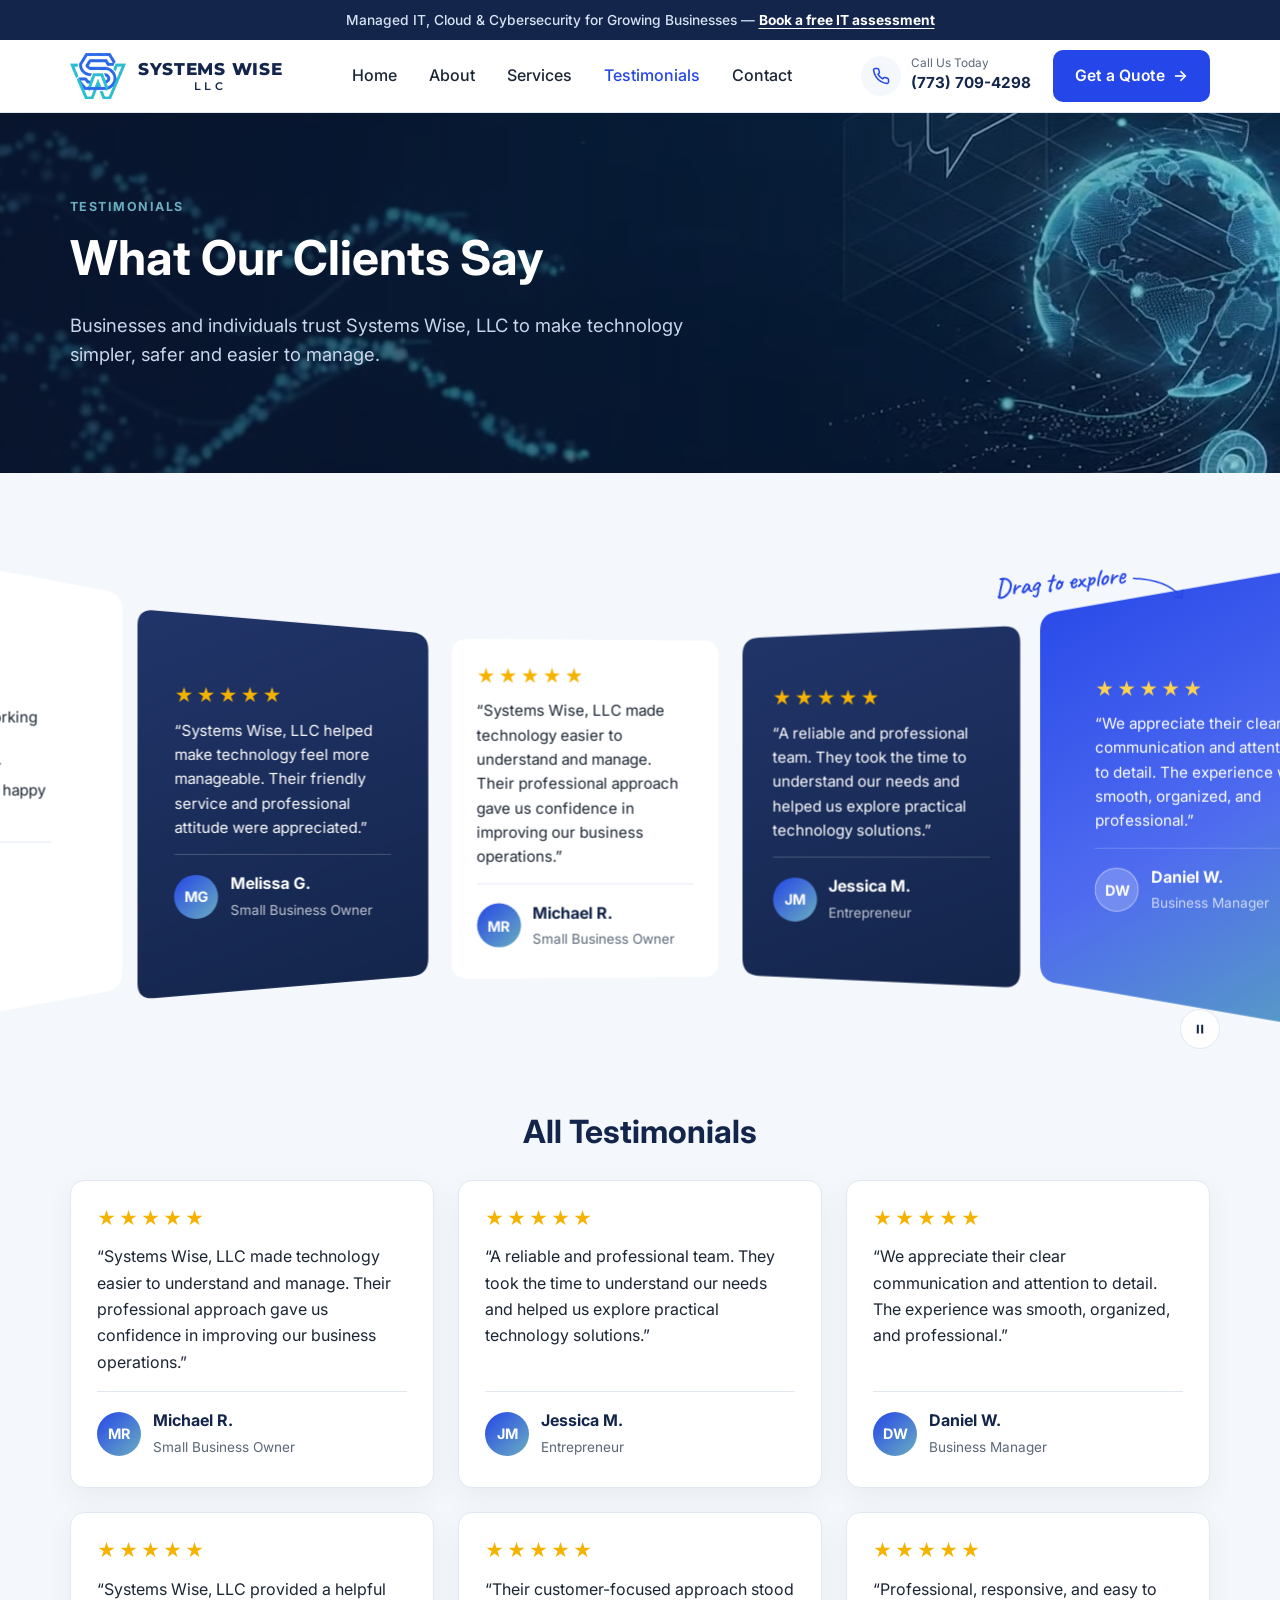
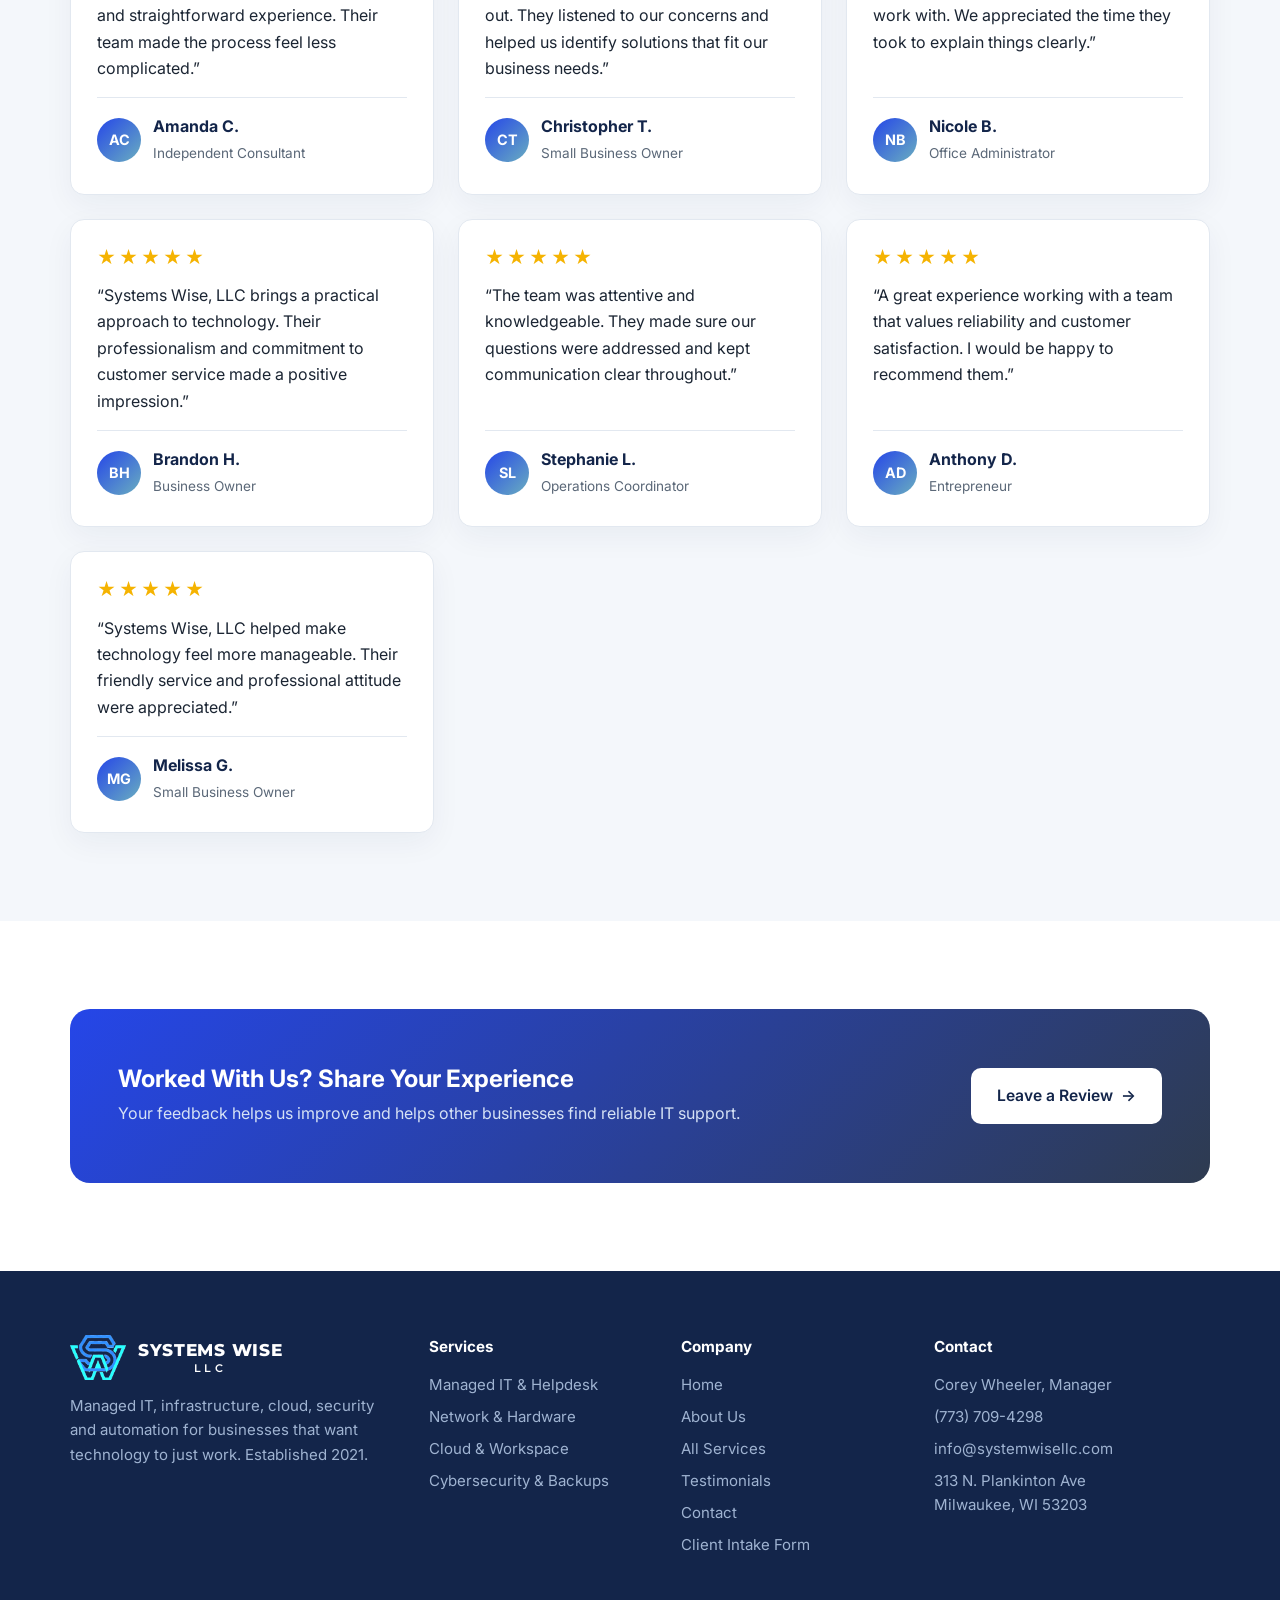
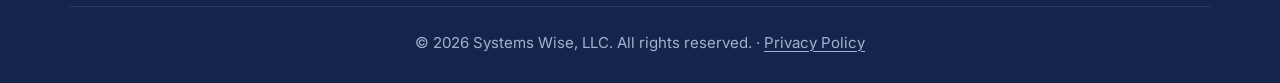
<file: testimonials.html>
<!DOCTYPE html>
<html lang="en">
<head>
  <meta charset="UTF-8">
  <meta name="viewport" content="width=device-width, initial-scale=1.0">
  <title>Testimonials | Systems Wise, LLC</title>
  <meta name="description" content="Read what clients say about working with Systems Wise, LLC, and share your own experience.">
  <link rel="preconnect" href="https://fonts.googleapis.com">
  <link rel="preconnect" href="https://fonts.gstatic.com" crossorigin>
  <link href="https://fonts.googleapis.com/css2?family=Inter:wght@400;500;600;700;800&family=Montserrat:wght@600;800&family=Caveat:wght@600&display=swap" rel="stylesheet">
  <link rel="icon" type="image/png" href="images/favicon.png"><link rel="apple-touch-icon" href="images/apple-touch-icon.png">
  <script>document.documentElement.classList.add("js")</script>
  <link rel="stylesheet" href="css/styles.css">
</head>
<body>

<div class="topbar">
  <div class="container"><span class="topbar__long">Managed IT, Cloud &amp; Cybersecurity for Growing Businesses &mdash; </span><a href="contact.html">Book a free IT assessment</a></div>
</div>

<header class="site-header">
  <nav class="container nav" aria-label="Main">
    <a href="index.html" class="logo"><img class="logo-mark" src="images/logo-mark.png" alt="" width="56" height="46"><span class="logo-text"><strong>SYSTEMS WISE</strong><span>LLC</span></span></a>
    <button class="nav-toggle" aria-label="Toggle menu" aria-expanded="false">
      <svg width="26" height="26" viewBox="0 0 24 24" fill="none" stroke="currentColor" stroke-width="2" stroke-linecap="round"><path d="M3 6h18M3 12h18M3 18h18"/></svg>
    </button>
    <ul class="nav-links">
      <li><a href="index.html">Home</a></li>
      <li><a href="about.html">About</a></li>
      <li><a href="services.html">Services</a></li>
      <li><a href="testimonials.html" aria-current="page">Testimonials</a></li>
      <li><a href="contact.html">Contact</a></li>
      <li class="mobile-only"><a href="contact.html" class="btn btn-primary">Get a Quote</a></li>
    </ul>
    <div class="nav-cta">
      <a href="tel:+17737094298" class="nav-phone">
        <span class="nav-phone-icon"><svg viewBox="0 0 24 24" fill="none" stroke="currentColor" stroke-width="2" stroke-linecap="round" stroke-linejoin="round" aria-hidden="true"><path d="M22 16.9v3a2 2 0 0 1-2.2 2 19.8 19.8 0 0 1-8.6-3.1 19.5 19.5 0 0 1-6-6A19.8 19.8 0 0 1 2.1 4.2 2 2 0 0 1 4.1 2h3a2 2 0 0 1 2 1.7c.1.9.4 1.8.7 2.7a2 2 0 0 1-.5 2.1L8 9.8a16 16 0 0 0 6 6l1.3-1.3a2 2 0 0 1 2.1-.4c.9.3 1.8.6 2.7.7a2 2 0 0 1 1.7 2z"/></svg></span>
        <span><small>Call Us Today</small><strong>(773) 709-4298</strong></span>
      </a>
      <a href="contact.html" class="btn btn-primary">Get a Quote <span aria-hidden="true">&rarr;</span></a>
    </div>
  </nav>
</header>

<main>
  <section class="hero page-hero has-video">
    <video class="page-hero__video" autoplay muted loop playsinline preload="metadata" poster="video/poster.jpg" aria-hidden="true"><source src="video/hero.webm" type="video/webm"><source src="video/hero.mp4" type="video/mp4"></video>
   
    <div class="container">
      <span class="eyebrow">Testimonials</span>
      <h1>What Our Clients Say</h1>
      <p>Businesses and individuals trust Systems Wise, LLC to make technology simpler, safer and easier to manage.</p>
    </div>
  </section>

  <section class="section section-soft">
    <div class="container">
      <div class="tc" data-tc data-tc-source=".t-grid" aria-roledescription="carousel" aria-label="Client testimonials. Drag to explore.">
        <div class="tc__note" aria-hidden="true">
          <span>Drag to explore</span>
          <svg viewBox="0 0 120 70" fill="none" stroke="currentColor" stroke-width="2.4" stroke-linecap="round" stroke-linejoin="round"><path class="tc__draw" d="M8 8c30 4 62 16 78 40"/><path class="tc__draw" d="M74 46l13 4 3-13"/></svg>
        </div>
        <div class="tc__track" data-tc-track>
        </div>
        <button type="button" class="tc__pause" data-tc-pause aria-pressed="false" aria-label="Pause testimonials"><svg class="tc__i-pause" viewBox="0 0 24 24" fill="currentColor" aria-hidden="true"><path d="M6.5 4.5h3.5v15H6.5zM14 4.5h3.5v15H14z"/></svg><svg class="tc__i-play" viewBox="0 0 24 24" fill="currentColor" aria-hidden="true"><path d="M7 4.5v15l12.5-7.5z"/></svg></button>
      </div>
      <h2 class="t-grid-title">All Testimonials</h2>
      <div class="t-grid">
          <figure class="t-card">
            <div class="stars" role="img" aria-label="Rated 5 out of 5 stars">&#9733;&#9733;&#9733;&#9733;&#9733;</div>
            <blockquote>&ldquo;Systems Wise, LLC made technology easier to understand and manage. Their professional approach gave us confidence in improving our business operations.&rdquo;</blockquote>
            <figcaption><span class="t-avatar" aria-hidden="true">MR</span><span><strong>Michael R.</strong><small>Small Business Owner</small></span></figcaption>
          </figure>
          <figure class="t-card">
            <div class="stars" role="img" aria-label="Rated 5 out of 5 stars">&#9733;&#9733;&#9733;&#9733;&#9733;</div>
            <blockquote>&ldquo;A reliable and professional team. They took the time to understand our needs and helped us explore practical technology solutions.&rdquo;</blockquote>
            <figcaption><span class="t-avatar" aria-hidden="true">JM</span><span><strong>Jessica M.</strong><small>Entrepreneur</small></span></figcaption>
          </figure>
          <figure class="t-card">
            <div class="stars" role="img" aria-label="Rated 5 out of 5 stars">&#9733;&#9733;&#9733;&#9733;&#9733;</div>
            <blockquote>&ldquo;We appreciate their clear communication and attention to detail. The experience was smooth, organized, and professional.&rdquo;</blockquote>
            <figcaption><span class="t-avatar" aria-hidden="true">DW</span><span><strong>Daniel W.</strong><small>Business Manager</small></span></figcaption>
          </figure>
          <figure class="t-card">
            <div class="stars" role="img" aria-label="Rated 5 out of 5 stars">&#9733;&#9733;&#9733;&#9733;&#9733;</div>
            <blockquote>&ldquo;Systems Wise, LLC provided a helpful and straightforward experience. Their team made the process feel less complicated.&rdquo;</blockquote>
            <figcaption><span class="t-avatar" aria-hidden="true">AC</span><span><strong>Amanda C.</strong><small>Independent Consultant</small></span></figcaption>
          </figure>
          <figure class="t-card">
            <div class="stars" role="img" aria-label="Rated 5 out of 5 stars">&#9733;&#9733;&#9733;&#9733;&#9733;</div>
            <blockquote>&ldquo;Their customer-focused approach stood out. They listened to our concerns and helped us identify solutions that fit our business needs.&rdquo;</blockquote>
            <figcaption><span class="t-avatar" aria-hidden="true">CT</span><span><strong>Christopher T.</strong><small>Small Business Owner</small></span></figcaption>
          </figure>
          <figure class="t-card">
            <div class="stars" role="img" aria-label="Rated 5 out of 5 stars">&#9733;&#9733;&#9733;&#9733;&#9733;</div>
            <blockquote>&ldquo;Professional, responsive, and easy to work with. We appreciated the time they took to explain things clearly.&rdquo;</blockquote>
            <figcaption><span class="t-avatar" aria-hidden="true">NB</span><span><strong>Nicole B.</strong><small>Office Administrator</small></span></figcaption>
          </figure>
          <figure class="t-card">
            <div class="stars" role="img" aria-label="Rated 5 out of 5 stars">&#9733;&#9733;&#9733;&#9733;&#9733;</div>
            <blockquote>&ldquo;Systems Wise, LLC brings a practical approach to technology. Their professionalism and commitment to customer service made a positive impression.&rdquo;</blockquote>
            <figcaption><span class="t-avatar" aria-hidden="true">BH</span><span><strong>Brandon H.</strong><small>Business Owner</small></span></figcaption>
          </figure>
          <figure class="t-card">
            <div class="stars" role="img" aria-label="Rated 5 out of 5 stars">&#9733;&#9733;&#9733;&#9733;&#9733;</div>
            <blockquote>&ldquo;The team was attentive and knowledgeable. They made sure our questions were addressed and kept communication clear throughout.&rdquo;</blockquote>
            <figcaption><span class="t-avatar" aria-hidden="true">SL</span><span><strong>Stephanie L.</strong><small>Operations Coordinator</small></span></figcaption>
          </figure>
          <figure class="t-card">
            <div class="stars" role="img" aria-label="Rated 5 out of 5 stars">&#9733;&#9733;&#9733;&#9733;&#9733;</div>
            <blockquote>&ldquo;A great experience working with a team that values reliability and customer satisfaction. I would be happy to recommend them.&rdquo;</blockquote>
            <figcaption><span class="t-avatar" aria-hidden="true">AD</span><span><strong>Anthony D.</strong><small>Entrepreneur</small></span></figcaption>
          </figure>
          <figure class="t-card">
            <div class="stars" role="img" aria-label="Rated 5 out of 5 stars">&#9733;&#9733;&#9733;&#9733;&#9733;</div>
            <blockquote>&ldquo;Systems Wise, LLC helped make technology feel more manageable. Their friendly service and professional attitude were appreciated.&rdquo;</blockquote>
            <figcaption><span class="t-avatar" aria-hidden="true">MG</span><span><strong>Melissa G.</strong><small>Small Business Owner</small></span></figcaption>
          </figure>
      </div>
    </div>
  </section>

  <section class="section">
    <div class="container">
      <div class="cta-band">
        <div>
          <h2>Worked With Us? Share Your Experience</h2>
          <p>Your feedback helps us improve and helps other businesses find reliable IT support.</p>
        </div>
        <a href="mailto:info@systemwisellc.com?subject=My%20System%20Wise%20Review" class="btn btn-primary">Leave a Review <span aria-hidden="true">&rarr;</span></a>
      </div>
    </div>
  </section>
</main>

<footer class="site-footer">
  <div class="container">
    <div class="footer-grid">
      <div>
        <a href="index.html" class="logo"><img class="logo-mark" src="images/logo-mark.png" alt="" width="56" height="46"><span class="logo-text"><strong>SYSTEMS WISE</strong><span>LLC</span></span></a>
        <p>Managed IT, infrastructure, cloud, security and automation for businesses that want technology to just work. Established 2021.</p>
      </div>
      <div>
        <h4>Services</h4>
        <ul>
          <li><a href="services.html#managed-it">Managed IT &amp; Helpdesk</a></li>
          <li><a href="services.html#network">Network &amp; Hardware</a></li>
          <li><a href="services.html#cloud">Cloud &amp; Workspace</a></li>
          <li><a href="services.html#security">Cybersecurity &amp; Backups</a></li>
        </ul>
      </div>
      <div>
        <h4>Company</h4>
        <ul>
          <li><a href="index.html">Home</a></li>
          <li><a href="about.html">About Us</a></li>
          <li><a href="services.html">All Services</a></li>
          <li><a href="testimonials.html">Testimonials</a></li>
          <li><a href="contact.html">Contact</a></li>
          <li><a href="intake.html">Client Intake Form</a></li>
        </ul>
      </div><div><h4>Contact</h4><ul><li>Corey Wheeler, Manager</li><li><a href="tel:+17737094298">(773) 709-4298</a></li><li><a href="mailto:info@systemwisellc.com">info@systemwisellc.com</a></li><li><a href="https://www.google.com/maps/search/313+N.+Plankinton+Ave,+Milwaukee,+WI+53203" rel="noopener">313 N. Plankinton Ave<br>Milwaukee, WI 53203</a></li></ul></div>
    </div>
    <div class="footer-bottom">&copy; <span id="year">2026</span> Systems Wise, LLC. All rights reserved. &middot; <a href="privacy-policy.html">Privacy Policy</a></div>
  </div>
</footer>

<script src="js/main.js"></script>
</body>
</html>
</file>
<file: css/styles.css>
/* Systems Wise, LLC — shared styles */
:root {
  /* Brand colors sampled from the Systems Wise logo */
  --navy: #13254a;
  --navy-2: #2e3b50;
  --blue: #2546e8;
  --blue-dark: #1b36c2;
  --cyan: #6aaec0;
  --ink: #1b2533;
  --muted: #5b6878;
  --line: #e2e8f0;
  --bg: #ffffff;
  --bg-soft: #f4f7fb;
  --radius: 14px;
  --shadow: 0 10px 30px rgba(11, 31, 58, 0.08);
  --max: 1180px;
}

*, *::before, *::after { box-sizing: border-box; }
html { scroll-behavior: smooth; }
body {
  margin: 0;
  font-family: "Inter", system-ui, -apple-system, "Segoe UI", Roboto, sans-serif;
  color: var(--ink);
  background: var(--bg);
  line-height: 1.6;
  -webkit-font-smoothing: antialiased;
}
img, svg { display: block; max-width: 100%; }
a { color: var(--blue); text-decoration: none; }
h1, h2, h3 { line-height: 1.2; margin: 0 0 .5em; color: var(--navy); }
p { margin: 0 0 1em; }

.container { width: 100%; max-width: var(--max); margin: 0 auto; padding: 0 20px; }
.section { padding: 88px 0; }
.section-soft { background: var(--bg-soft); }
.section-head { text-align: center; max-width: 680px; margin: 0 auto 48px; }
.section-head h2 { font-size: clamp(1.8rem, 3vw, 2.4rem); }
.section-head p { color: var(--muted); font-size: 1.05rem; }
.eyebrow {
  display: inline-block;
  font-size: .78rem; font-weight: 700; letter-spacing: .12em; text-transform: uppercase;
  color: var(--blue); margin-bottom: 12px;
}

/* Buttons */
.btn {
  display: inline-flex; align-items: center; gap: 8px;
  padding: 13px 24px; border-radius: 10px; border: 2px solid transparent;
  font-weight: 600; font-size: .98rem; cursor: pointer;
  transition: background .2s, color .2s, border-color .2s, transform .2s;
}
.btn:hover { transform: translateY(-1px); }
.btn-primary { background: var(--blue); color: #fff; }
.btn-primary:hover { background: var(--blue-dark); }
.btn-outline { border-color: rgba(255,255,255,.5); color: #fff; }
.btn-outline:hover { background: rgba(255,255,255,.1); }
.btn-ghost { border-color: var(--line); color: var(--navy); background: #fff; }
.btn-ghost:hover { border-color: var(--blue); color: var(--blue); }

/* Header */
.site-header {
  position: sticky; top: 0; z-index: 50;
  background: rgba(255,255,255,.95); backdrop-filter: blur(8px);
  border-bottom: 1px solid var(--line);
}
.nav { display: flex; align-items: center; justify-content: space-between; height: 72px; }
.logo { display: flex; align-items: center; gap: 12px; color: var(--navy); --logo-gap: #fff; }
.logo-mark { width: 56px; height: auto; flex: none; }
.logo-text { display: flex; flex-direction: column; font-family: "Montserrat", "Inter", sans-serif; line-height: 1; }
.logo-text strong { font-weight: 800; font-size: 1.08rem; letter-spacing: .04em; }
.logo-text span { font-weight: 600; font-size: .7rem; letter-spacing: .32em; margin-top: 4px; text-align: center; }
.nav-links { display: flex; align-items: center; gap: 32px; list-style: none; margin: 0; padding: 0; }
.nav-links a { color: var(--ink); font-weight: 500; }
.nav-links a:hover, .nav-links a[aria-current="page"] { color: var(--blue); }
.nav-links .btn { color: #fff; padding: 10px 18px; }
.nav-toggle {
  display: none; background: none; border: 0; padding: 8px; cursor: pointer; color: var(--navy);
}

/* Hero */
.hero {
  background: radial-gradient(circle at 85% 20%, rgba(34,184,207,.25), transparent 45%),
              linear-gradient(135deg, var(--navy), var(--navy-2));
  color: #fff; padding: 110px 0 100px;
}
.hero h1 { color: #fff; font-size: clamp(2.2rem, 5vw, 3.6rem); max-width: 780px; }
.hero p { color: #c9d6ea; font-size: 1.15rem; max-width: 620px; margin-bottom: 32px; }
.hero .eyebrow { color: var(--cyan); }
.hero-actions { display: flex; flex-wrap: wrap; gap: 14px; }
.hero-stats { display: flex; flex-wrap: wrap; gap: 40px; margin-top: 56px; }
.hero-stats strong { display: block; font-size: 1.8rem; color: #fff; }
.hero-stats span { color: #9fb3d1; font-size: .92rem; }

.page-hero { padding: 80px 0 72px; }
.page-hero h1 { font-size: clamp(2rem, 4vw, 3rem); }

/* Service snapshot grid: 4x2 desktop / 2x4 tablet / 1-col mobile */
.service-grid { display: grid; grid-template-columns: repeat(4, 1fr); gap: 22px; }
.service-card {
  position: relative; overflow: hidden;
  background: #fff; border: 1px solid var(--line); border-radius: var(--radius);
  padding: 28px 24px 22px; display: flex; flex-direction: column; color: var(--ink);
  transition: box-shadow .3s, transform .3s, border-color .3s;
}
.service-card::before {
  content: ""; position: absolute; inset: 0; z-index: 0; opacity: 0;
  background: linear-gradient(150deg, var(--blue) 0%, #4f6cf0 45%, var(--cyan) 100%);
  transition: opacity .3s;
}
.service-card > * { position: relative; z-index: 1; }
.service-card:hover { box-shadow: 0 18px 40px rgba(37,70,232,.25); transform: translateY(-6px); border-color: transparent; }
.service-card:hover::before { opacity: 1; }
.service-card:hover h3, .service-card:hover p, .service-card:hover .card-link { color: #fff; }
.service-card:hover .num { color: rgba(255,255,255,.35); }
.service-card:hover .icon { background: rgba(255,255,255,.18); color: #fff; box-shadow: inset 0 0 0 1px rgba(255,255,255,.5); }
.icon {
  width: 56px; height: 56px; border-radius: 12px; margin: 0 0 20px;
  background: rgba(37,70,232,.1); color: var(--blue); display: grid; place-items: center;
  transition: background .3s, color .3s;
}
.icon svg { width: 24px; height: 24px; }
.icon.tint-1 { background: #e3f7ef; color: #14a46c; }
.icon.tint-2 { background: #e0f6fa; color: #1595ad; }
.icon.tint-3 { background: #e8edfd; color: var(--blue); }
.icon.tint-4 { background: #fff6dc; color: #e08a00; }
.icon.tint-5 { background: #efeaff; color: #6d4cf0; }
.icon.tint-6 { background: #fde9f6; color: #c2268f; }
.icon.tint-7 { background: #e6f1f4; color: #3e8ea3; }
.icon.tint-8 { background: #fdebea; color: #d6453d; }
.service-card h3 { font-size: 1.08rem; transition: color .3s; }
.service-card p { color: var(--muted); font-size: .93rem; flex: 1; transition: color .3s; }
.card-foot { display: flex; align-items: flex-end; justify-content: space-between; margin-top: 8px; }
.card-link { font-weight: 600; font-size: .9rem; color: var(--muted); transition: color .3s; }
.service-card .num { font-size: 1.6rem; font-weight: 700; color: #e3e8f0; line-height: 1; transition: color .3s; }

/* Why / features */
.feature-grid { display: grid; grid-template-columns: repeat(3, 1fr); gap: 28px; }
.feature h3 { font-size: 1.1rem; }
.feature p { color: var(--muted); }

/* CTA band */
.cta-band {
  background: linear-gradient(135deg, var(--blue), var(--navy-2));
  color: #fff; border-radius: 20px; padding: 56px 48px;
  display: flex; align-items: center; justify-content: space-between; gap: 32px; flex-wrap: wrap;
}
.cta-band h2 { color: #fff; margin-bottom: .3em; }
.cta-band p { color: #d6e2f5; margin: 0; }
.cta-band .btn-primary { background: #fff; color: var(--navy); }

/* Services page: filters */
.filter-bar {
  display: flex; flex-wrap: wrap; justify-content: center; gap: 10px; margin-bottom: 56px;
}
.filter-btn {
  border: 1px solid var(--line); background: #fff; color: var(--navy);
  padding: 10px 20px; border-radius: 999px; font: inherit; font-weight: 600; font-size: .92rem;
  cursor: pointer; transition: all .2s;
}
.filter-btn:hover { border-color: var(--blue); color: var(--blue); }
.filter-btn.active { background: var(--navy); border-color: var(--navy); color: #fff; }

/* Services page: alternating modules */
.service-module {
  display: grid; grid-template-columns: 1fr 1fr; gap: 56px; align-items: center;
  padding: 56px 0; border-bottom: 1px solid var(--line);
  scroll-margin-top: 72px;
}
.service-module:last-child { border-bottom: 0; }
.service-module.alt .module-visual { order: 2; }
.service-module[hidden] { display: none; }
.module-visual {
  aspect-ratio: 4 / 3; border-radius: 20px; position: relative; overflow: hidden;
  background: linear-gradient(135deg, var(--navy), var(--navy-2));
  display: grid; place-items: center; color: #fff;
}
.module-visual::before {
  content: ""; position: absolute; inset: 0;
  background-image: radial-gradient(rgba(255,255,255,.12) 1px, transparent 1px);
  background-size: 22px 22px;
}
.module-visual svg { width: 96px; height: 96px; position: relative; color: var(--cyan); }
.module-visual .big-num {
  position: absolute; right: 24px; bottom: 8px; font-size: 6rem; font-weight: 800;
  color: rgba(255,255,255,.08); line-height: 1;
}
.badge {
  display: inline-block; background: rgba(31,111,235,.1); color: var(--blue);
  font-weight: 700; font-size: .8rem; padding: 6px 12px; border-radius: 999px; margin-bottom: 14px;
}
.module-body h2 { font-size: clamp(1.5rem, 2.6vw, 2rem); }
.module-body > p { color: var(--muted); font-size: 1.05rem; }
.checklist { list-style: none; padding: 0; margin: 0 0 28px; display: grid; gap: 12px; }
.checklist li { display: flex; gap: 12px; align-items: flex-start; }
.checklist li::before {
  content: ""; flex: 0 0 22px; height: 22px; margin-top: 2px; border-radius: 50%;
  background: var(--blue) url("data:image/svg+xml,%3Csvg xmlns='http://www.w3.org/2000/svg' viewBox='0 0 24 24' fill='none' stroke='white' stroke-width='3' stroke-linecap='round' stroke-linejoin='round'%3E%3Cpath d='M5 12l5 5L20 7'/%3E%3C/svg%3E") center / 13px no-repeat;
}

/* Contact page */
.contact-grid { display: grid; grid-template-columns: 1.4fr 1fr; gap: 48px; align-items: start; }
.form-card { background: #fff; border: 1px solid var(--line); border-radius: 20px; padding: 40px; box-shadow: var(--shadow); }
.form-row { display: grid; grid-template-columns: 1fr 1fr; gap: 18px; }
.field { display: flex; flex-direction: column; gap: 6px; margin-bottom: 18px; }
.field label { font-weight: 600; font-size: .9rem; color: var(--navy); }
.field input, .field select, .field textarea {
  font: inherit; padding: 12px 14px; border: 1px solid var(--line); border-radius: 10px;
  background: #fff; color: var(--ink); transition: border-color .2s, box-shadow .2s;
}
.field input, .field select, .field textarea { width: 100%; min-width: 0; max-width: 100%; }
.field input[type="checkbox"], .field input[type="radio"] { width: 18px; }
.contact-grid > *, .form-row > * { min-width: 0; }
.field textarea { min-height: 140px; resize: vertical; }
.field input:focus, .field select:focus, .field textarea:focus {
  outline: none; border-color: var(--blue); box-shadow: 0 0 0 3px rgba(31,111,235,.15);
}
.field.invalid input, .field.invalid select, .field.invalid textarea { border-color: #d64545; }
.field .error { color: #d64545; font-size: .82rem; display: none; }
.field.invalid .error { display: block; }
.form-success {
  display: none; padding: 16px 18px; border-radius: 10px; margin-top: 16px;
  background: #e8f7ee; color: #1d6b3c; font-weight: 500;
}
.form-success.show { display: block; }
.form-error {
  display: none; padding: 16px 18px; border-radius: 10px; margin-top: 16px;
  background: #fdecec; color: #8a1f1f; font-weight: 500; line-height: 1.55;
}
.form-error.show { display: block; }
.form-error a { color: inherit; font-weight: 700; text-decoration: underline; }
.hp { position: absolute; left: -9999px; width: 1px; height: 1px; overflow: hidden; } /* spam trap, hidden from people */
.btn[disabled] { opacity: .65; cursor: wait; }.info-card { background: var(--navy); color: #d6e2f5; border-radius: 20px; padding: 36px; }
.info-card h3 { color: #fff; }
.info-item { display: flex; gap: 14px; margin-top: 24px; }
.info-item .icon { margin: 0; flex: 0 0 44px; height: 44px; background: rgba(255,255,255,.08); color: var(--cyan); }
.info-item strong { display: block; color: #fff; }
.info-item a { color: #d6e2f5; }

/* Footer */
.site-footer { background: var(--navy); color: #9fb3d1; padding: 64px 0 28px; font-size: .94rem; }
.footer-grid { display: grid; grid-template-columns: 1.5fr 1fr 1fr 1.3fr; gap: 40px; }
.site-footer .logo { color: #fff; margin-bottom: 14px; --logo-gap: var(--navy); }
.site-footer h4 { color: #fff; margin: 0 0 14px; font-size: .95rem; }
.site-footer ul { list-style: none; margin: 0; padding: 0; display: grid; gap: 8px; }
.site-footer a { color: #9fb3d1; }
.site-footer a:hover { color: #fff; }
.footer-bottom { border-top: 1px solid rgba(255,255,255,.1); margin-top: 48px; padding-top: 24px; text-align: center; }
.footer-bottom a { text-decoration: underline; text-underline-offset: 3px; }
@media (max-width: 640px) {
  .site-footer ul { gap: 2px; }
  .site-footer ul a { display: inline-block; padding: 6px 0; } /* bigger tap targets */
}

/* Responsive */
@media (max-width: 1024px) {
  .service-grid { grid-template-columns: repeat(2, 1fr); }
  .feature-grid { grid-template-columns: 1fr 1fr; }
  .service-module { gap: 36px; }
}
@media (max-width: 860px) {
  .contact-grid { grid-template-columns: 1fr; }
  .service-module { grid-template-columns: 1fr; padding: 40px 0; }
  .service-module.alt .module-visual { order: 0; }
  .module-visual { aspect-ratio: 16 / 7; }
  .module-visual svg { width: 64px; height: 64px; }
  .footer-grid { grid-template-columns: 1fr 1fr; }
}
@media (max-width: 760px) {
  .nav-toggle { display: block; }
  .nav-links {
    position: absolute; top: 72px; left: 0; right: 0;
    flex-direction: column; align-items: stretch; gap: 0;
    background: #fff; border-bottom: 1px solid var(--line);
    padding: 8px 20px 20px; display: none;
  }
  .nav-links.open { display: flex; }
  .nav-links li a { display: block; padding: 12px 0; }
  .nav-links .btn { justify-content: center; margin-top: 8px; }
}
@media (max-width: 640px) {
  .section { padding: 64px 0; }
  .service-grid, .feature-grid { grid-template-columns: 1fr; }
  .form-row { grid-template-columns: 1fr; gap: 0; } /* fields already have their own bottom margin */
  .form-card { padding: 26px 20px; }
  .cta-band { padding: 40px 26px; }
  .hero { padding: 80px 0 72px; }
  .footer-grid { grid-template-columns: 1fr; }
}

/* ---------- Top bar & header extras ---------- */
.topbar { background: var(--navy); color: #d6e2f5; font-size: .86rem; font-weight: 500; text-align: center; padding: 9px 0; }
.topbar a { color: #fff; font-weight: 700; text-decoration: underline; text-underline-offset: 3px; }
@media (max-width: 640px) { .topbar__long { display: none; } }
.nav-cta { display: flex; align-items: center; gap: 22px; }
.nav-phone { display: flex; align-items: center; gap: 10px; color: var(--navy); }
.nav-phone-icon { width: 40px; height: 40px; border-radius: 50%; background: var(--bg-soft); color: var(--blue); display: grid; place-items: center; }
.nav-phone-icon svg { width: 18px; height: 18px; }
.nav-phone small { display: block; color: var(--muted); font-size: .74rem; line-height: 1.2; }
.nav-phone strong { font-size: .95rem; }
.nav-cta .btn { padding: 11px 20px; }
.mobile-only { display: none; }
.btn-lg { padding: 15px 28px; }

/* ---------- Home hero ---------- */
.home-hero {
  --logo-gap: #eef1fb;
  position: relative; overflow: hidden; background: #eef1fb; padding: 72px 0 150px;
}
.home-hero::before {
  content: ""; position: absolute; inset: 0; pointer-events: none; opacity: .55;
  background:
    radial-gradient(ellipse 60% 70% at 10% 0%, rgba(106,174,192,.25), transparent 60%),
    repeating-radial-gradient(circle at 75% 40%, transparent 0 34px, rgba(37,70,232,.05) 34px 35px);
}
.home-hero-grid { position: relative; display: grid; grid-template-columns: 1.05fr 1fr; gap: 48px; align-items: center; }
.kicker { display: inline-flex; align-items: center; gap: 8px; font-weight: 700; font-size: .9rem; color: var(--blue); margin-bottom: 18px; }
.mini-mark { width: 30px; height: auto; flex: none; }
.home-hero h1 { font-size: clamp(2.3rem, 4.6vw, 3.7rem); font-weight: 800; letter-spacing: -.02em; color: #0e1726; margin-bottom: 22px; }
.home-hero h1 .accent { color: var(--blue); }
.home-hero-text > p { color: var(--muted); font-size: 1.08rem; max-width: 540px; margin-bottom: 34px; }
.home-hero .hero-actions { align-items: center; gap: 28px; }
.text-link { display: inline-flex; align-items: center; gap: 10px; font-weight: 700; color: var(--blue); }
.play { width: 38px; height: 38px; border-radius: 50%; background: #fff; display: grid; place-items: center; box-shadow: 0 6px 18px rgba(37,70,232,.18); transition: transform .2s; }
.play svg { width: 14px; height: 14px; margin-left: 2px; }
.text-link:hover .play { transform: scale(1.08); }

.home-hero-visual { position: relative; display: flex; justify-content: center; padding: 30px 0; }
.hero-circle {
  position: relative; width: min(440px, 100%); aspect-ratio: 1; border-radius: 50%; overflow: hidden;
  background: radial-gradient(circle at 30% 25%, #2b4bd8, var(--navy) 70%);
  box-shadow: 0 30px 60px rgba(19,37,74,.25);
}
.hero-circle svg { width: 100%; height: 100%; }
.hero-orbit {
  position: absolute; width: min(520px, 118%); aspect-ratio: 1; top: 50%; left: 50%; transform: translate(-50%, -50%);
  border: 2px dashed rgba(37,70,232,.18); border-radius: 50%; animation: spin 60s linear infinite;
}
@keyframes spin { to { transform: translate(-50%, -50%) rotate(360deg); } }
.float-card {
  --logo-gap: #fff;
  position: absolute; background: #fff; border-radius: 12px; box-shadow: 0 16px 40px rgba(19,37,74,.14);
  animation: bob 5s ease-in-out infinite;
}
@keyframes bob { 50% { transform: translateY(-8px); } }
.float-badge { top: 18px; right: -6px; display: flex; align-items: center; gap: 12px; padding: 14px 20px; }
.float-badge .mini-mark { width: 40px; }
.float-badge strong { display: block; font-size: 1.6rem; line-height: 1; color: #0e1726; }
.float-badge span { font-size: .8rem; font-weight: 600; color: var(--blue); }
.float-proof { bottom: 0; left: -10px; width: 270px; padding: 16px 18px; animation-delay: -2.5s; }
.float-proof p { margin: 10px 0 0; font-size: .86rem; color: var(--ink); line-height: 1.5; }
.avatar-stack { display: flex; }
.avatar-stack span {
  width: 34px; height: 34px; border-radius: 50%; border: 2px solid #fff; margin-left: -8px;
  display: grid; place-items: center; color: #fff;
}
.avatar-stack span:first-child { margin-left: 0; }
.avatar-stack svg { width: 16px; height: 16px; }
.avatar-stack .more { background: var(--blue); font-size: .72rem; font-weight: 700; }

@media (prefers-reduced-motion: reduce) { .hero-orbit, .float-card { animation: none; } }

/* ---------- Highlights bar ---------- */
.highlights-wrap { position: relative; margin-top: -84px; z-index: 2; }
.highlights {
  background: #fff; border-radius: 16px; box-shadow: 0 20px 50px rgba(19,37,74,.1);
  display: grid; grid-template-columns: repeat(4, 1fr); gap: 24px; padding: 36px 40px;
}
.highlight { display: flex; align-items: center; gap: 14px; }
.hl-icon { width: 50px; height: 50px; flex: none; border-radius: 50%; background: var(--bg-soft); color: var(--blue); display: grid; place-items: center; }
.hl-icon svg { width: 22px; height: 22px; }
.highlight strong { display: block; color: #0e1726; font-size: 1.05rem; }
.highlight span { color: var(--muted); font-size: .88rem; }

/* ---------- About ---------- */
.about-grid { display: grid; grid-template-columns: 1fr 1fr; gap: 64px; align-items: center; }
.about-grid > *, .home-hero-grid > * { min-width: 0; }
h1, h2, h3 { overflow-wrap: break-word; }
.about-visual { position: relative; padding: 0 40px 40px 0; }
.about-panel-main {
  background: linear-gradient(160deg, var(--navy), #22356a); border-radius: 20px; padding: 26px; color: #d6e2f5;
  box-shadow: 0 30px 60px rgba(19,37,74,.2);
}
.about-panel-head { display: flex; gap: 6px; margin-bottom: 20px; }
.about-panel-head span { width: 10px; height: 10px; border-radius: 50%; background: rgba(255,255,255,.25); }
.status-list { list-style: none; margin: 0; padding: 0; display: grid; gap: 12px; }
.status-list li {
  display: flex; align-items: center; gap: 12px; background: rgba(255,255,255,.06);
  border: 1px solid rgba(255,255,255,.08); border-radius: 10px; padding: 14px 16px; font-size: .95rem;
}
.status-list b { margin-left: auto; color: #fff; white-space: nowrap; padding-left: 10px; }
@media (max-width: 480px) {
  .about-panel-main { padding: 18px 16px; }
  .status-list li { font-size: .84rem; padding: 12px 12px; gap: 10px; }
}
.dot { width: 10px; height: 10px; border-radius: 50%; flex: none; }
.dot.ok { background: #3ad29f; box-shadow: 0 0 0 4px rgba(58,210,159,.18); }
.dot.warn { background: #ffb547; box-shadow: 0 0 0 4px rgba(255,181,71,.18); }
.panel-caption { display: block; margin-top: 16px; font-size: .78rem; color: #8ea3c7; }
.about-panel-side {
  position: absolute; right: 0; bottom: 0; width: 110px; height: 110px; border-radius: 18px;
  background: var(--blue); color: #fff; display: grid; place-items: center; box-shadow: 0 16px 36px rgba(37,70,232,.35);
}
.about-panel-side { align-content: center; gap: 2px; text-align: center; }
.about-panel-side span { font-size: .8rem; font-weight: 600; letter-spacing: .1em; text-transform: uppercase; opacity: .8; }
.about-panel-side strong { font-size: 1.7rem; font-weight: 800; line-height: 1; }
.about-text h2 { font-size: clamp(1.8rem, 3vw, 2.5rem); color: #0e1726; }
.about-text > p { color: var(--muted); font-size: 1.04rem; }
.about-text .checklist { margin-top: 22px; }

/* ---------- Process ---------- */
.process { list-style: none; margin: 0; padding: 0; display: grid; grid-template-columns: repeat(4, 1fr); gap: 24px; }
.process li { background: #fff; border: 1px solid var(--line); border-radius: var(--radius); padding: 30px 24px; }
.process .step {
  width: 44px; height: 44px; border-radius: 50%; background: var(--blue); color: #fff; font-weight: 800;
  display: grid; place-items: center; margin-bottom: 18px; box-shadow: 0 0 0 6px rgba(37,70,232,.12);
}
.process h3 { font-size: 1.1rem; }
.process p { color: var(--muted); font-size: .93rem; margin: 0; }

/* ---------- Intake form ---------- */
.intake-wrap { max-width: 920px; }
.notice {
  display: flex; gap: 14px; align-items: flex-start; background: #fff8e6; border: 1px solid #f5d98b;
  border-radius: 12px; padding: 16px 18px; margin-bottom: 28px; color: #6b4e00;
}
.notice svg { width: 24px; height: 24px; flex: none; color: #c98a00; margin-top: 2px; }
.notice p { margin: 0; font-size: .94rem; }
.stepper { list-style: none; margin: 0 0 28px; padding: 0; display: grid; grid-template-columns: repeat(5, 1fr); gap: 8px; counter-reset: none; }
.stepper li { display: flex; flex-direction: column; align-items: center; gap: 8px; text-align: center; position: relative; }
.stepper li::before {
  content: ""; position: absolute; top: 18px; left: calc(-50% + 22px); right: calc(50% + 22px);
  height: 2px; background: var(--line);
}
.stepper li:first-child::before { display: none; }
.stepper span {
  width: 36px; height: 36px; border-radius: 50%; display: grid; place-items: center; font-weight: 700;
  background: #fff; border: 2px solid var(--line); color: var(--muted); position: relative; z-index: 1;
}
.stepper em { font-style: normal; font-size: .8rem; font-weight: 600; color: var(--muted); }
.stepper li.active span { background: var(--blue); border-color: var(--blue); color: #fff; box-shadow: 0 0 0 5px rgba(37,70,232,.15); }
.stepper li.active em { color: var(--navy); }
.stepper li.done span { background: var(--cyan); border-color: var(--cyan); color: #fff; }
.stepper li.done::before, .stepper li.active::before { background: var(--cyan); }
.intake-step { border: 0; margin: 0; padding: 0; min-width: 0; }
.intake-step[hidden] { display: none; }
.intake-step legend { font-size: 1.5rem; font-weight: 800; color: var(--navy); margin-bottom: 18px; padding: 0; }
.intake-step .sub { font-size: 1rem; margin: 22px 0 12px; padding-top: 18px; border-top: 1px solid var(--line); }
.form-row.three { grid-template-columns: repeat(3, 1fr); }
.form-row.four { grid-template-columns: repeat(4, 1fr); }
.field .label { font-weight: 600; font-size: .9rem; color: var(--navy); }
.choices { display: flex; flex-wrap: wrap; gap: 10px 18px; padding-top: 4px; }
.choices.stack { flex-direction: column; gap: 8px; }
.choices label, .consent { display: flex; align-items: flex-start; gap: 8px; font-weight: 500; font-size: .93rem; color: var(--ink); cursor: pointer; }
.choices input, .consent input { width: 18px; height: 18px; margin: 2px 0 0; accent-color: var(--blue); flex: none; }
.consent { line-height: 1.5; }
.step-nav { display: flex; align-items: center; gap: 12px; margin-top: 28px; padding-top: 22px; border-top: 1px solid var(--line); }
.step-count { margin-right: auto; color: var(--muted); font-size: .9rem; font-weight: 600; order: -1; }
.step-nav #step-back { order: 0; }
.step-nav .btn[hidden] { display: none; }
.intake-cta {
  display: flex; align-items: center; justify-content: space-between; gap: 16px; flex-wrap: wrap;
  margin-top: 28px; padding-top: 24px; border-top: 1px solid rgba(255,255,255,.12);
}
.intake-cta p { margin: 0; color: #d6e2f5; }

@media (max-width: 760px) {
  .stepper em { display: none; }
  .form-row.three, .form-row.four { grid-template-columns: 1fr 1fr; }
}
@media (max-width: 640px) {
  .form-row.three { grid-template-columns: 1fr; }
  .step-nav { flex-wrap: wrap; }
  .step-count { width: 100%; }
  .step-nav .btn { flex: 1; justify-content: center; }
  .stepper span { width: 32px; height: 32px; }
  .stepper li::before { top: 16px; }
}

/* ---------- About page ---------- */
.stat-grid { display: grid; grid-template-columns: 1fr 1fr; gap: 18px; }
.stat-card {
  background: #fff; border: 1px solid var(--line); border-radius: var(--radius); padding: 30px 24px;
  box-shadow: 0 10px 30px rgba(19,37,74,.06);
}
.stat-card strong { display: block; font-size: 2.4rem; font-weight: 800; color: var(--navy); line-height: 1.1; }
.stat-card span { color: var(--muted); font-size: .93rem; }
.stat-card.stat-accent { background: linear-gradient(150deg, var(--blue), #4f6cf0 50%, var(--cyan)); border-color: transparent; }
.stat-card.stat-accent strong, .stat-card.stat-accent span { color: #fff; }
.mission { max-width: 820px; margin: 0 auto; text-align: center; }
.mission p { font-size: clamp(1.4rem, 3vw, 2rem); font-weight: 700; line-height: 1.4; color: var(--navy); margin: 0; }
.mission strong { color: var(--blue); }
.values .step svg { width: 22px; height: 22px; }
.serve-grid { display: grid; grid-template-columns: 1fr 1fr; gap: 24px; }
.serve-card { background: #fff; border: 1px solid var(--line); border-radius: var(--radius); padding: 32px 28px; }
.serve-card h3 { font-size: 1.25rem; }
.serve-card p { color: var(--muted); margin: 0; }

/* ---------- Testimonials ---------- */
.sample-note {
  text-align: center; font-size: .85rem; color: #6b4e00; background: #fff8e6; border: 1px dashed #f0c95a;
  border-radius: 8px; padding: 8px 14px; max-width: 520px; margin: -20px auto 32px;
}
.t-grid { display: grid; grid-template-columns: repeat(3, 1fr); gap: 24px; }
.t-card {
  margin: 0; background: #fff; border: 1px solid var(--line); border-radius: var(--radius); padding: 28px 26px;
  display: flex; flex-direction: column; gap: 16px; box-shadow: 0 10px 30px rgba(19,37,74,.05);
}
.stars { color: #f5b301; font-size: 1.15rem; letter-spacing: 3px; line-height: 1; }
.t-card blockquote { margin: 0; color: var(--ink); font-size: 1rem; line-height: 1.65; flex: 1; }
.t-card figcaption { display: flex; align-items: center; gap: 12px; padding-top: 16px; border-top: 1px solid var(--line); }
.t-avatar {
  width: 44px; height: 44px; flex: none; border-radius: 50%; display: grid; place-items: center;
  background: linear-gradient(135deg, var(--blue), var(--cyan)); color: #fff; font-weight: 700; font-size: .9rem;
}
.t-card strong { display: block; color: var(--navy); }
.t-card small { color: var(--muted); font-size: .85rem; }

.t-slider { display: flex; align-items: center; gap: 14px; }
.t-track {
  flex: 1; min-width: 0; display: flex; gap: 24px; overflow-x: auto; scroll-snap-type: x mandatory;
  scroll-behavior: smooth; scrollbar-width: none; padding: 6px 2px 14px;
}
.t-track::-webkit-scrollbar { display: none; }
.t-track:focus-visible { outline: 2px solid var(--blue); outline-offset: 4px; border-radius: 8px; }
.t-track .t-card { flex: 0 0 calc((100% - 48px) / 3); scroll-snap-align: start; }
.t-arrow {
  width: 46px; height: 46px; flex: none; border-radius: 50%; border: 1px solid var(--line); background: #fff;
  color: var(--navy); display: grid; place-items: center; cursor: pointer; transition: all .2s;
}
.t-arrow:hover { background: var(--blue); border-color: var(--blue); color: #fff; }
.t-arrow svg { width: 20px; height: 20px; }
.t-dots { display: flex; justify-content: center; gap: 8px; margin-top: 18px; }
.t-dots button { width: 10px; height: 10px; border-radius: 999px; border: 0; padding: 0; background: #c9d3e6; cursor: pointer; transition: all .25s; }
.t-dots button.active { width: 28px; background: var(--blue); }
.t-more { text-align: center; margin-top: 30px; }

/* ---------- Services: 3D service ring ---------- */
.sr { --sr-ease: cubic-bezier(.16,1,.3,1); --sr-speed: 5s; background: #fff; border-bottom: 1px solid var(--line); -webkit-font-smoothing: antialiased; }
.sr__grid { display: grid; grid-template-columns: minmax(0, 1fr) 380px; height: clamp(620px, calc(100vh - 110px), 840px); }
.sr__left {
  position: relative; display: flex; flex-direction: column; overflow: hidden; min-width: 0;
  background: radial-gradient(ellipse 70% 55% at 50% 88%, #e9eefc, #fff 70%);
}
.sr__head { display: flex; justify-content: space-between; align-items: flex-end; gap: 24px; padding: 44px 56px 0; position: relative; z-index: 5; }
.sr__intro { display: flex; flex-direction: column; gap: 10px; max-width: 640px; }
.sr__title { margin: 0; font-size: clamp(1.9rem, 3.4vw, 2.9rem); font-weight: 800; letter-spacing: -.02em; line-height: 1; color: #0e1726; }
.sr__sub { margin: 0; color: var(--muted); font-size: .95rem; max-width: 52ch; }
.sr__sr { position: absolute; width: 1px; height: 1px; overflow: hidden; clip: rect(0 0 0 0); white-space: nowrap; }

.sr__stage {
  position: relative; flex: 1 1 auto; min-height: 0; overflow: hidden; outline: none;
  touch-action: pan-y; user-select: none; -webkit-user-select: none; cursor: grab;
}
.sr.is-dragging .sr__stage { cursor: grabbing; }
.sr__stage:focus-visible { box-shadow: inset 0 0 0 2px var(--blue); }
.sr__bodies { position: absolute; inset: 0; }
.sr__card {
  position: absolute; left: 0; bottom: 0; opacity: 0; visibility: hidden;
  height: var(--sr-card-h, 360px); width: calc(var(--sr-card-h, 360px) * .74);
  transform-origin: 50% 100%; will-change: transform, opacity;
  display: flex; flex-direction: column; padding: 26px 24px 22px; border-radius: 22px; overflow: hidden; color: #fff;
  background: linear-gradient(160deg, color-mix(in srgb, var(--sr-c) 78%, #13254a) 0%, #13254a 78%);
  box-shadow: 0 40px 60px -34px rgba(19,37,74,.6), inset 0 0 0 1px rgba(255,255,255,.08);
}
.sr__card::before {
  content: ""; position: absolute; inset: 0; pointer-events: none;
  background-image: radial-gradient(rgba(255,255,255,.1) 1px, transparent 1px); background-size: 18px 18px;
  mask-image: linear-gradient(to bottom, #000, transparent 70%); -webkit-mask-image: linear-gradient(to bottom, #000, transparent 70%);
}
.sr__card::after {
  content: ""; position: absolute; width: 70%; aspect-ratio: 1; right: -25%; top: -20%; border-radius: 50%; pointer-events: none;
  background: radial-gradient(circle, color-mix(in srgb, var(--sr-c) 70%, transparent), transparent 70%); opacity: .55;
}
.sr__card > * { position: relative; z-index: 1; }
.sr__card-num { font-size: calc(var(--sr-card-h, 360px) * .17); font-weight: 800; line-height: .9; color: rgba(255,255,255,.14); letter-spacing: -.03em; }
.sr__card-icon {
  width: calc(var(--sr-card-h, 360px) * .15); height: calc(var(--sr-card-h, 360px) * .15); min-width: 40px; min-height: 40px;
  border-radius: 14px; display: grid; place-items: center; margin-top: 14px;
  background: rgba(255,255,255,.12); box-shadow: inset 0 0 0 1px rgba(255,255,255,.18); color: #fff;
}
.sr__card-icon svg { width: 50%; height: 50%; }
.sr__card-title { margin-top: auto; font-size: calc(var(--sr-card-h, 360px) * .058); min-height: 0; font-weight: 700; line-height: 1.2; letter-spacing: -.01em; }
.sr__card-tag { margin-top: 8px; font-size: calc(var(--sr-card-h, 360px) * .036); line-height: 1.45; color: rgba(255,255,255,.75); }
.sr__card-more {
  margin-top: 14px; padding-top: 12px; border-top: 1px solid rgba(255,255,255,.16);
  font-size: .72rem; font-weight: 700; letter-spacing: .14em; text-transform: uppercase; color: rgba(255,255,255,.55);
  transition: color .4s;
}
.sr__card.is-front .sr__card-more { color: #fff; }
.sr__hit { position: absolute; inset: 0; z-index: 3; background: transparent; border: 0; border-radius: 22px; cursor: pointer; padding: 0; }
.sr__hit:focus-visible { outline: 2px solid var(--blue); outline-offset: 6px; }
.sr__floor {
  position: absolute; left: 50%; bottom: 14px; width: 52%; height: 48px; transform: translateX(-50%); pointer-events: none;
  background: radial-gradient(closest-side, rgba(19,37,74,.22), rgba(19,37,74,.08) 55%, transparent);
}
.sr__sweep { position: absolute; inset: 0; z-index: 1550; pointer-events: none; overflow: hidden; mix-blend-mode: soft-light; }
.sr__sweep::before {
  content: ""; position: absolute; top: -20%; bottom: -20%; width: 42%; opacity: 0;
  transform: translateX(-130%) skewX(-12deg);
  background: linear-gradient(100deg, transparent, rgba(255,255,255,.25) 42%, rgba(255,255,255,.6) 50%, rgba(255,255,255,.25) 58%, transparent);
}
.sr__stage.is-sweep .sr__sweep::before { animation: srSweep 1.5s cubic-bezier(.65,0,.35,1); }
@keyframes srSweep { 0% { transform: translateX(-130%) skewX(-12deg); opacity: 0; } 18% { opacity: 1; } 100% { transform: translateX(330%) skewX(-12deg); opacity: 0; } }

/* Custom "Drag / View" cursor (fine pointers only) */
.sr__cursor { position: absolute; left: 0; top: 0; width: 0; height: 0; z-index: 1700; pointer-events: none; }
.sr--cursor .sr__stage, .sr--cursor .sr__stage * { cursor: none; }
.sr__cursor-in {
  position: absolute; left: -42px; top: -42px; width: 84px; height: 84px; border-radius: 50%; display: grid; place-items: center;
  color: var(--navy); border: 1px solid rgba(19,37,74,.28); background: rgba(255,255,255,.45);
  backdrop-filter: blur(6px); -webkit-backdrop-filter: blur(6px); opacity: 0; transform: scale(.3);
  transition: transform .6s var(--sr-ease), opacity .35s, background .35s, border-color .35s, color .35s;
}
.sr__cursor-label {
  grid-area: 1 / 1; font-size: 10px; font-weight: 700; letter-spacing: .24em; padding-left: .24em; text-transform: uppercase; white-space: nowrap;
  transition: opacity .25s, letter-spacing .7s var(--sr-ease);
}
.sr__cursor-view { opacity: 0; }
.sr__cursor.is-on .sr__cursor-in { opacity: 1; transform: scale(1); }
.sr__cursor.is-view .sr__cursor-drag { opacity: 0; }
.sr__cursor.is-view .sr__cursor-view { opacity: 1; }
.sr__cursor.is-view .sr__cursor-in { background: var(--blue); border-color: var(--blue); color: #fff; }
.sr__cursor.is-link .sr__cursor-in { transform: scale(.2); background: var(--blue); border-color: transparent; }
.sr__cursor.is-link .sr__cursor-label { opacity: 0; }
.sr.is-dragging .sr__cursor-in { transform: scale(.74); background: var(--navy); border-color: var(--navy); color: #fff; }
.sr.is-dragging .sr__cursor-label { letter-spacing: .42em; }

/* Controls: arrows, numbered progress ticks, autoplay */
.sr__controls { display: flex; align-items: center; gap: 20px; padding: 6px 44px 28px; position: relative; z-index: 5; }
.sr__icon {
  position: relative; width: 44px; height: 44px; flex: none; display: grid; place-items: center;
  border: 0; background: none; color: var(--navy); cursor: pointer; padding: 0;
}
.sr__icon::before {
  content: ""; position: absolute; inset: 2px; border-radius: 50%; border: 1px solid currentColor;
  opacity: 0; transform: scale(.55); transition: transform .7s var(--sr-ease), opacity .4s;
}
.sr__icon:hover::before { opacity: .22; transform: scale(1); }
.sr__icon svg { transition: transform .5s cubic-bezier(.2,1.6,.4,1); }
[data-sr-prev]:hover svg { transform: translateX(-4px); }
[data-sr-next]:hover svg { transform: translateX(4px); }
.sr__icon:active svg { transform: scale(.88); }
.sr__icon:focus-visible { outline: 2px solid var(--blue); outline-offset: 2px; border-radius: 4px; }
.sr__pause { display: none; }
.sr__auto.is-playing .sr__play { display: none; }
.sr__auto.is-playing .sr__pause { display: block; }
.sr__ticks { flex: 1; display: flex; gap: 6px; min-width: 0; }
.sr__tick {
  flex: 0 1 44px; min-width: 14px; height: 44px; display: flex; flex-direction: column; justify-content: center; gap: 9px;
  border: 0; background: none; padding: 0; cursor: pointer; color: var(--muted); text-align: left;
  transition: flex-basis .8s cubic-bezier(.2,1.25,.3,1), color .3s;
}
.sr__tick[aria-current="true"] { flex: 0 0 170px; color: var(--navy); }
.sr__tick:hover { color: var(--navy); }
.sr__tick-bar { position: relative; display: block; height: 2px; width: 100%; overflow: hidden; background: rgba(19,37,74,.14); transition: transform .5s var(--sr-ease); }
.sr__tick:hover .sr__tick-bar { transform: scaleY(1.5); }
.sr__tick-bar::after {
  content: ""; position: absolute; inset: 0; background: var(--navy); transform: scaleX(0); transform-origin: left;
  transition: transform 1s var(--sr-ease), opacity .4s, background .4s;
}
.sr__tick.is-past .sr__tick-bar::after { transform: scaleX(1); opacity: .35; }
.sr__tick[aria-current="true"] .sr__tick-bar::after { transform: scaleX(1); background: var(--blue); }
.sr.is-playing .sr__tick[aria-current="true"] .sr__tick-bar::after { transform: scaleX(0); transition: none; }
.sr.is-playing .sr__tick.is-run .sr__tick-bar::after { animation: srFill var(--sr-speed) linear forwards; }
@keyframes srFill { from { transform: scaleX(0); } to { transform: scaleX(1); } }
.sr__tick-label { font-size: 10px; font-weight: 700; letter-spacing: .12em; white-space: nowrap; overflow: hidden; text-overflow: ellipsis; font-variant-numeric: tabular-nums; }
.sr__tick-name { display: none; text-transform: uppercase; }
.sr__tick[aria-current="true"] .sr__tick-name { display: inline; animation: srNameIn 1.1s var(--sr-ease) .1s backwards; }
@keyframes srNameIn { from { opacity: 0; letter-spacing: .34em; } }
.sr__tick:focus-visible { outline: 2px solid var(--blue); outline-offset: 2px; }

/* Right panel: deliverables + contact */
.sr__panel { position: relative; display: flex; flex-direction: column; min-height: 0; background: #fff; border-left: 1px solid var(--line); }
.sr__panel-head { display: flex; justify-content: space-between; align-items: baseline; gap: 12px; padding: 40px 32px 16px; }
.sr__panel-title { font-size: 1.1rem; font-weight: 700; color: var(--navy); }
.sr__label { font-size: 10px; font-weight: 700; letter-spacing: .16em; text-transform: uppercase; color: var(--muted); white-space: nowrap; }
.sr__look { flex: 1 1 auto; min-height: 0; overflow-y: auto; overscroll-behavior: contain; padding: 0 32px 18px; scrollbar-width: thin; }
.sr__look-head { display: flex; align-items: center; gap: 14px; padding: 18px 0 14px; border-top: 1px solid var(--line); }
.sr__look-icon {
  width: 52px; height: 52px; flex: none; border-radius: 14px; display: grid; place-items: center;
  background: color-mix(in srgb, var(--sr-c) 12%, #fff); color: var(--sr-c);
}
.sr__look-icon svg { width: 24px; height: 24px; }
.sr__look-name { margin: 4px 0 0; font-size: 1.05rem; line-height: 1.25; color: #0e1726; }
.sr__look-sum { color: var(--muted); font-size: .9rem; margin: 0 0 8px; }
.sr__items { list-style: none; margin: 0; padding: 0; }
.sr__items li {
  position: relative; display: grid; grid-template-columns: 34px minmax(0, 1fr); gap: 14px; align-items: center;
  padding: 14px 0; border-top: 1px solid var(--line); font-size: .92rem; font-weight: 500; color: var(--ink);
}
.sr__items li:last-child { border-bottom: 1px solid var(--line); }
.sr__items li::after {
  content: ""; position: absolute; left: 0; right: 0; bottom: -1px; height: 1px; background: var(--sr-c);
  transform: scaleX(0); transform-origin: left; transition: transform .9s var(--sr-ease);
}
.sr__items li:hover::after { transform: scaleX(1); }
.sr__item-num {
  width: 34px; height: 34px; border-radius: 10px; display: grid; place-items: center; font-weight: 700; font-size: .85rem;
  background: color-mix(in srgb, var(--sr-c) 12%, #fff); color: var(--sr-c);
  transition: background .3s, color .3s, transform .45s cubic-bezier(.2,1.6,.4,1);
}
.sr__items li:hover .sr__item-num { background: var(--sr-c); color: #fff; transform: scale(1.1); }
.sr__more { display: inline-block; margin-top: 14px; font-size: .85rem; font-weight: 600; color: var(--blue); }
.sr__more:hover { text-decoration: underline; text-underline-offset: 3px; }
.sr__look.is-in .sr__look-head, .sr__look.is-in .sr__look-sum { animation: srItemIn 1s var(--sr-ease) backwards; }
.sr__look.is-in .sr__look-sum { animation-delay: .08s; }
.sr__look.is-in .sr__items li { animation: srItemIn 1.1s var(--sr-ease) backwards; animation-delay: calc(var(--i) * 85ms + 140ms); }
@keyframes srItemIn { from { opacity: 0; transform: translateY(22px); filter: blur(6px); } to { opacity: 1; transform: none; filter: none; } }

.sr__contact { display: flex; flex-direction: column; gap: 14px; padding: 18px 32px 28px; border-top: 1px solid var(--line); background: #fff; }
.sr__contact-title { display: block; font-size: .95rem; font-weight: 700; color: var(--navy); }
.sr__contact-note { display: block; font-size: .8rem; color: var(--muted); margin-top: 2px; }
.sr__contact-links { display: grid; grid-template-columns: 1fr 1fr; gap: 10px; }
.sr__contact-link {
  display: flex; align-items: center; gap: 10px; min-width: 0; padding: 10px 12px; border: 1px solid var(--line); border-radius: 12px;
  font-size: .8rem; font-weight: 600; color: var(--navy); transition: border-color .3s, transform .4s var(--sr-ease);
}
.sr__contact-link:hover { border-color: var(--blue); transform: translateY(-2px); }
.sr__contact-link svg { width: 18px; height: 18px; flex: none; color: var(--blue); }
.sr__contact-link span { min-width: 0; overflow: hidden; text-overflow: ellipsis; white-space: nowrap; }
.sr__contact-link small { display: block; font-size: .68rem; font-weight: 600; letter-spacing: .08em; text-transform: uppercase; color: var(--muted); }
.sr__cta {
  position: relative; overflow: hidden; min-height: 56px; display: flex; align-items: center; justify-content: center; gap: 12px;
  background: var(--navy); color: #fff; font-size: .95rem; font-weight: 600; letter-spacing: .02em; border-radius: 10px;
  transition: transform .6s var(--sr-ease), background .45s, box-shadow .6s var(--sr-ease);
}
.sr__cta::before {
  content: ""; position: absolute; top: 0; bottom: 0; left: 0; width: 60%; transform: translateX(-140%) skewX(-18deg);
  background: linear-gradient(100deg, transparent, rgba(255,255,255,.26) 50%, transparent);
}
.sr__cta:hover { transform: translateY(-2px); background: var(--blue); box-shadow: 0 18px 34px -22px rgba(19,37,74,.8); }
.sr__cta:hover::before { transform: translateX(260%) skewX(-18deg); transition: transform 1.1s var(--sr-ease); }
.sr__cta svg { transition: transform .5s cubic-bezier(.2,1.6,.4,1); }
.sr__cta:hover svg { transform: translateX(4px); }
.sr__cta:active { transform: scale(.985); }

@media (max-width: 1099px) {
  .sr__grid { grid-template-columns: minmax(0, 1fr) 340px; }
  .sr__head { padding: 36px 32px 0; }
  .sr__controls { padding: 6px 22px 24px; }
  .sr__tick[aria-current="true"] { flex-basis: 130px; }
}
@media (max-width: 899px) {
  .sr__grid { display: block; height: auto; }
  .sr__left { height: clamp(520px, 92svh, 640px); }
  .sr__head { padding: 30px 20px 0; }
  .sr__panel { border-left: 0; border-top: 1px solid var(--line); }
  .sr__panel-head { padding: 26px 20px 12px; }
  .sr__look { overflow: visible; padding: 0 20px 16px; }
  .sr__contact { padding: 16px 20px 24px; }
  .sr__controls { padding: 4px 12px 18px; gap: 8px; }
  .sr__ticks { gap: 4px; }
  .sr__tick[aria-current="true"] { flex-basis: 120px; }
}
@media (max-width: 479px) {
  .sr__tick-name { font-size: 0; }
  .sr__tick[aria-current="true"] { flex-basis: 40px; }
  .sr__contact-links { grid-template-columns: 1fr; }
}
@media (prefers-reduced-motion: reduce) {
  .sr__tick, .sr__icon::before, .sr__icon svg, .sr__cta, .sr__cta::before, .sr__cursor-in, .sr__items li::after { transition: none; }
  .sr__look.is-in .sr__look-head, .sr__look.is-in .sr__look-sum, .sr__look.is-in .sr__items li,
  .sr__tick[aria-current="true"] .sr__tick-name, .sr__stage.is-sweep .sr__sweep::before { animation: none; }
}

/* ---------- Home hero: full-screen video background + glass header ---------- */
.page-home .site-header {
  background: rgba(12, 22, 48, .28); border-bottom-color: rgba(255,255,255,.12);
  backdrop-filter: blur(16px) saturate(140%); -webkit-backdrop-filter: blur(16px) saturate(140%);
  transition: background .4s, border-color .4s, box-shadow .3s;
}
.page-home .site-header.scrolled { background: rgba(255,255,255,.88); border-bottom-color: var(--line); }
.page-home .site-header:not(.scrolled) .logo { color: #fff; --logo-gap: #172a55; }
.page-home .site-header:not(.scrolled) .nav-toggle { color: #fff; }
@media (min-width: 761px) {
  .page-home .site-header:not(.scrolled) .nav-links a:not(.btn) { color: rgba(255,255,255,.88); }
  .page-home .site-header:not(.scrolled) .nav-links a[aria-current="page"],
  .page-home .site-header:not(.scrolled) .nav-links a:not(.btn):hover { color: #fff; }
  .page-home .site-header:not(.scrolled) .nav-phone { color: #fff; }
  .page-home .site-header:not(.scrolled) .nav-phone small { color: rgba(255,255,255,.65); }
  .page-home .site-header:not(.scrolled) .nav-phone-icon { background: rgba(255,255,255,.14); color: #fff; }
}

.home-hero--video {
  margin-top: -72px; padding: 150px 0 170px; min-height: calc(100svh - 37px);
  display: flex; align-items: flex-end; background: #04060d; color: #fff; --logo-gap: #0f1f44;
}
.home-hero--video::before { display: none; }
.home-hero--video .home-hero-grid { z-index: 1; width: 100%; align-items: end; }
.home-hero--video .home-hero-text { align-self: end; }
.home-hero--video h1 { color: #fff; }
.home-hero--video h1 .accent { color: #8fb2ff; }
.home-hero--video .home-hero-text > p { color: rgba(255,255,255,.8); }
.home-hero--video .kicker { color: #a9c4ff; }
.home-hero--video .text-link { color: #fff; }
.home-hero--video .play { background: rgba(255,255,255,.95); color: var(--blue); }

.hero-bg { position: absolute; inset: 0; overflow: hidden; pointer-events: none; }
.hero-bg__video { position: absolute; inset: 0; width: 100%; height: 100%; object-fit: cover; opacity: 0; transition: opacity 1.2s ease; }
.hero-bg.is-playing .hero-bg__video { opacity: 1; }
/* Dark base under the light ribbons (also shown alone if the canvas can't draw) */
.hero-bg__fallback {
  position: absolute; inset: 0;
  background: radial-gradient(ellipse 80% 70% at 70% 40%, #0d1a3a 0%, #060a16 60%, #04060d 100%);
}
.hero-bg__canvas { position: absolute; inset: 0; width: 100%; height: 100%; display: block; }
.js .hero-bg__canvas { animation: fadeIn 1.6s .1s ease both; }
.hero-bg__shade {
  position: absolute; inset: 0;
  background:
    linear-gradient(90deg, rgba(4,7,16,.55) 0%, rgba(4,7,16,.15) 45%, rgba(4,7,16,0) 70%),
    linear-gradient(to top, rgba(4,7,16,.75), transparent 35%);
}

/* The globe with the IT specialist standing in front of it (head rises above the circle) */
.home-hero--video .hero-orbit { border-color: rgba(255,255,255,.22); }
.home-hero--video .home-hero-visual { padding-top: clamp(80px, 30vw, 135px); }
.home-hero--video .hero-circle { box-shadow: 0 30px 70px rgba(0,0,0,.45), 0 0 0 10px rgba(255,255,255,.06); }
.hero-person {
  position: absolute; z-index: 2; left: 50%; bottom: 30px; width: min(440px, 100%); height: auto;
  transform: translateX(-47%);
  filter: drop-shadow(0 24px 30px rgba(0,0,0,.35));
  -webkit-mask-image: linear-gradient(to bottom, #000 78%, transparent 97%);
  mask-image: linear-gradient(to bottom, #000 78%, transparent 97%);
  pointer-events: none; user-select: none;
}
.home-hero--video .float-card { z-index: 3; }
.home-hero--video .float-badge { top: 70px; }
@media (max-width: 1100px) {
  /* Tablets: move the 24/7 card off his face */
  .home-hero--video .float-badge { top: auto; bottom: 44%; right: -6px; }
}
@media (max-width: 640px) {
  /* Keep the cards clear of his face and hands on phones */
  .home-hero--video .float-badge { top: auto; bottom: 44%; right: -6px; padding: 8px 12px; }
  .home-hero--video .float-badge .mini-mark { width: 30px; }
  .home-hero--video .float-badge strong { font-size: 1.25rem; }
  .home-hero--video .float-proof { bottom: -34px; left: -6px; width: 210px; padding: 12px 14px; }
  .home-hero--video .float-proof p { font-size: .78rem; }
  .home-hero--video .home-hero-visual { margin-bottom: 30px; }
}
.js .hero-person { animation: personRise 1.1s .35s cubic-bezier(.16,1,.3,1) both; }
@keyframes personRise { from { opacity: 0; transform: translate(-47%, 40px); } to { opacity: 1; transform: translateX(-47%); } }
@media (prefers-reduced-motion: reduce) { .js .hero-person { animation: none; } }

@media (max-width: 900px) {
  .home-hero.home-hero--video { min-height: 0; padding: 124px 0 140px; } /* 72px sits under the header */
  .home-hero--video .home-hero-grid { align-items: start; }
}
@media (prefers-reduced-motion: reduce) {
  .hero-bg__fallback span { animation: none; }
}

/* ---------- Legal pages (Privacy Policy) ---------- */
.legal { display: grid; grid-template-columns: 260px minmax(0, 1fr); gap: 56px; align-items: start; }
.legal__toc { position: sticky; top: 96px; background: var(--bg-soft); border-radius: var(--radius); padding: 22px 22px 18px; }
.legal__toc-title { display: block; font-size: .72rem; font-weight: 700; letter-spacing: .14em; text-transform: uppercase; color: var(--muted); margin-bottom: 10px; }
.legal__toc ol { margin: 0; padding-left: 18px; display: grid; gap: 8px; font-size: .9rem; }
.legal__toc a { color: var(--navy); }
.legal__toc a:hover { color: var(--blue); text-decoration: underline; text-underline-offset: 3px; }
.legal__body { max-width: 760px; color: var(--ink); }
.legal__body h2 { font-size: 1.35rem; margin: 40px 0 12px; scroll-margin-top: 96px; }
.legal__body p, .legal__body li { line-height: 1.75; }
.legal__body ul { padding-left: 20px; margin: 0 0 1em; display: grid; gap: 8px; }
.legal__body a { overflow-wrap: anywhere; }
.legal__lead { font-size: 1.08rem; color: var(--muted); }
.legal__callout { background: #eef2fd; border-left: 4px solid var(--blue); padding: 14px 18px; border-radius: 0 10px 10px 0; font-weight: 600; color: var(--navy); }
.legal__contact { display: grid; gap: 0; margin: 0; border: 1px solid var(--line); border-radius: var(--radius); overflow: hidden; }
.legal__contact div { display: grid; grid-template-columns: 180px minmax(0, 1fr); gap: 16px; padding: 14px 18px; border-top: 1px solid var(--line); }
.legal__contact div:first-child { border-top: 0; }
.legal__contact dt { font-weight: 700; color: var(--navy); }
.legal__contact dd { margin: 0; }
.form-legal { font-size: .82rem; color: var(--muted); margin: 12px 0 0; }
.form-legal a { color: var(--blue); text-decoration: underline; text-underline-offset: 2px; }
@media (max-width: 900px) {
  .legal { grid-template-columns: 1fr; gap: 28px; }
  .legal__toc { position: static; }
}
@media (max-width: 480px) {
  .legal__contact div { grid-template-columns: 1fr; gap: 2px; }
}

/* ---------- Home "How We Work": animated process ---------- */
.process--flow { position: relative; }
.process--flow li { position: relative; z-index: 1; transition: border-color .5s, box-shadow .6s, translate .6s cubic-bezier(.16,1,.3,1); }
.flow__svg { position: absolute; inset: 0; width: 100%; height: 100%; z-index: 2; pointer-events: none; overflow: visible; }
.flow__track, .flow__line, .flow__dash { fill: none; stroke-width: 2; stroke-linecap: round; }
.flow__track { stroke: rgba(37,70,232,.12); }
.flow__line { stroke: var(--blue); transition: stroke-dashoffset 2s cubic-bezier(.65,0,.35,1); }
.flow__dash { stroke: #fff; stroke-dasharray: 2 14; opacity: 0; }
.process--flow.is-flowing .flow__dash { opacity: .9; animation: flowDash 1.2s linear infinite; }
@keyframes flowDash { to { stroke-dashoffset: -16; } }
.process--flow .step { position: relative; z-index: 3; }

/* Steps pop in one by one */
.js .process--flow li:not(.is-shown) .step { transform: scale(0); opacity: 0; }
.process--flow li.is-shown .step { animation: stepPop .7s cubic-bezier(.34,1.56,.64,1) both; }
.process--flow li.is-shown .step::after {
  content: ""; position: absolute; inset: -6px; border-radius: 50%; border: 2px solid var(--blue);
  animation: stepRing 1s cubic-bezier(.2,.6,.3,1) .15s both;
}
@keyframes stepPop { from { transform: scale(0); opacity: 0; } 60% { transform: scale(1.18); opacity: 1; } to { transform: scale(1); opacity: 1; } }
@keyframes stepRing { from { transform: scale(.7); opacity: .9; } to { transform: scale(1.9); opacity: 0; } }
.js .process--flow li:not(.is-shown) h3, .js .process--flow li:not(.is-shown) p { opacity: 0; transform: translateY(10px); }
.process--flow li h3, .process--flow li p { transition: opacity .6s .15s, transform .7s .15s cubic-bezier(.16,1,.3,1); }

/* Spotlight that moves through the steps */
.process--flow li.is-current { border-color: color-mix(in srgb, var(--blue) 45%, transparent); box-shadow: 0 22px 44px -26px rgba(37,70,232,.45); translate: 0 -6px; }
.process--flow li.is-current .step { background: linear-gradient(135deg, var(--blue), var(--cyan)); box-shadow: 0 0 0 6px rgba(37,70,232,.18), 0 0 24px rgba(37,70,232,.45); }
.process--flow li.is-current h3 { color: var(--blue); }
.process--flow .step { transition: background .5s, box-shadow .5s; }

/* Phones: vertical timeline with the number beside the text */
@media (max-width: 640px) {
  .process--flow li { display: grid; grid-template-columns: 44px minmax(0, 1fr); column-gap: 16px; align-items: start; padding: 22px 20px; }
  .process--flow li .step { grid-row: span 2; margin-bottom: 0; }
  .process--flow li h3 { margin-top: 10px; }
}
@media (prefers-reduced-motion: reduce) {
  .process--flow li, .flow__line, .process--flow li h3, .process--flow li p, .process--flow .step { transition: none; }
  .process--flow li.is-shown .step, .process--flow li.is-shown .step::after, .process--flow.is-flowing .flow__dash { animation: none; }
  .process--flow li.is-shown .step::after { display: none; }
}

/* ---------- Home services: Reel Flux ribbon ---------- */
.rf { position: relative; }
/* Without JavaScript: a plain swipeable row */
.rf__track { display: flex; gap: 18px; overflow-x: auto; scroll-snap-type: x mandatory; padding: 44px 4px 44px; scrollbar-width: thin; }
.rf__item { flex: 0 0 clamp(250px, 24vw, 300px); scroll-snap-align: start; }
.rf .service-card { height: 100%; min-height: 300px; }
.rf__label {
  position: absolute; z-index: 3; font-size: .7rem; font-weight: 700; letter-spacing: .14em; text-transform: uppercase;
  color: var(--navy); opacity: .55; pointer-events: none; white-space: nowrap;
}
.rf__label--tl { left: 0; top: 0; }
.rf__label--tr { right: 0; top: 0; }
.rf__label--bl { left: 0; bottom: 0; }
.rf__label--br { right: 0; bottom: 0; }

/* With JavaScript: endless full-width ribbon positioned frame by frame */
.rf--js {
  width: 100vw; margin: 0 calc(50% - 50vw); height: var(--rf-h, 460px);
  touch-action: pan-y; user-select: none; -webkit-user-select: none; cursor: grab;
}
.rf--js.is-dragging { cursor: grabbing; }
.rf--js .rf__label--tl, .rf--js .rf__label--bl { left: max(20px, calc(50vw - 580px)); }
.rf--js .rf__label--tr, .rf--js .rf__label--br { right: max(20px, calc(50vw - 580px)); }
.rf--js .rf__track {
  display: block; position: absolute; inset: 0; overflow: hidden; padding: 0;
  -webkit-mask-image: linear-gradient(90deg, transparent, #000 6%, #000 94%, transparent);
  mask-image: linear-gradient(90deg, transparent, #000 6%, #000 94%, transparent);
}
.rf--js .rf__item { position: absolute; left: 0; top: 50%; width: clamp(250px, 24vw, 300px); will-change: transform; }
.rf--js .service-card { -webkit-user-drag: none; }
.rf--js .service-card * { pointer-events: none; }
.rf--js.is-dragging .service-card { transition: none; }

@media (max-width: 640px) {
  .rf__label { font-size: .62rem; letter-spacing: .1em; }
  .rf__label--tr, .rf__label--br { display: none; }
}

/* ---------- Testimonials: curved cylinder carousel ---------- */
.tc {
  position: relative; width: 100vw; margin: 0 calc(50% - 50vw); height: 480px; overflow: hidden;
  touch-action: pan-y; user-select: none; -webkit-user-select: none; cursor: grab;
}
.tc.is-dragging { cursor: grabbing; }
.tc__track { position: absolute; inset: 0; }
.js .tc:not(.is-in) .tc__track { opacity: 0; transform: translateY(60px); }
.js .tc.is-in .tc__track { animation: tcRise 1.2s cubic-bezier(.16,1,.3,1) both; }
@keyframes tcRise { from { opacity: 0; transform: translateY(60px); } to { opacity: 1; transform: none; } }
.tc__card { position: absolute; left: 0; top: 0; will-change: transform, clip-path; visibility: hidden; }
.tc__bg { position: absolute; inset: 0; background: #fff; }
.tc__card[data-theme="1"] .tc__bg { background: linear-gradient(160deg, #22356a, var(--navy)); }
.tc__card[data-theme="2"] .tc__bg { background: linear-gradient(150deg, var(--blue), #4f6cf0 55%, #5aa4bd); }
.tc__card[data-theme="3"] .tc__bg { background: #e3eef8; }
.tc .t-card {
  position: absolute; left: 50%; top: 50%; transform: translate(-50%, -50%);
  background: none; border: 0; box-shadow: none; padding: 0; gap: 14px; pointer-events: none;
}
.tc .t-card blockquote { font-size: .95rem; line-height: 1.6; }
.tc__card[data-theme="1"] .t-card blockquote, .tc__card[data-theme="2"] .t-card blockquote,
.tc__card[data-theme="1"] .t-card strong, .tc__card[data-theme="2"] .t-card strong { color: #fff; }
.tc__card[data-theme="1"] .t-card small, .tc__card[data-theme="2"] .t-card small { color: rgba(255,255,255,.72); }
.tc__card[data-theme="1"] .t-card figcaption, .tc__card[data-theme="2"] .t-card figcaption { border-top-color: rgba(255,255,255,.2); }
.tc__card[data-theme="2"] .t-avatar { background: rgba(255,255,255,.2); box-shadow: inset 0 0 0 1px rgba(255,255,255,.4); }
.tc__card[data-theme="2"] .stars { color: #ffd34d; }

/* Hand-drawn "Drag to explore" note */
.tc__note {
  position: absolute; z-index: 5; right: max(24px, calc(50vw - 560px)); top: 4px; pointer-events: none;
  display: flex; align-items: flex-start; gap: 4px; color: var(--blue);
  font-family: "Caveat", "Segoe Print", cursive; font-weight: 600; font-size: 1.6rem; line-height: 1;
  transform: rotate(-6deg); transition: opacity .6s;
}
.tc__note svg { width: 70px; height: 42px; margin-top: 12px; }
.tc__draw { stroke-dasharray: 120; stroke-dashoffset: 120; }
.tc.is-in .tc__draw { animation: tcDraw 1.2s .8s cubic-bezier(.65,0,.35,1) forwards; }
.tc.is-in .tc__note span { animation: fadeIn .8s .6s both; }
@keyframes tcDraw { to { stroke-dashoffset: 0; } }
.tc.was-dragged .tc__note { opacity: 0; }

.tc__pause {
  position: absolute; z-index: 5; right: max(20px, calc(50vw - 580px)); bottom: 8px; width: 40px; height: 40px;
  border-radius: 50%; border: 1px solid var(--line); background: rgba(255,255,255,.85); color: var(--navy);
  display: grid; place-items: center; cursor: pointer; backdrop-filter: blur(6px); -webkit-backdrop-filter: blur(6px);
  transition: background .3s, color .3s, border-color .3s;
}
.tc__pause:hover { background: var(--navy); color: #fff; border-color: var(--navy); }
.tc__pause svg { width: 14px; height: 14px; }
.tc__i-play { display: none; }
.tc.is-paused .tc__i-play { display: block; }
.tc.is-paused .tc__i-pause { display: none; }
.tc__pause:focus-visible { outline: 2px solid var(--blue); outline-offset: 3px; }
.t-grid-title { text-align: center; font-size: clamp(1.5rem, 2.6vw, 2rem); margin: 56px 0 28px; }

@media (max-width: 819px) {
  .tc .t-card { gap: 10px; }
  .tc .t-card blockquote { font-size: .84rem; line-height: 1.5; }
  .tc .t-card figcaption { padding-top: 10px; }
  .tc .t-avatar { width: 36px; height: 36px; font-size: .78rem; }
  .tc__note { font-size: 1.3rem; right: 16px; top: 0; }
  .tc__note svg { width: 52px; height: 32px; }
}
@media (prefers-reduced-motion: reduce) {
  .js .tc.is-in .tc__track, .tc.is-in .tc__draw, .tc.is-in .tc__note span { animation: none; }
  .tc__draw { stroke-dashoffset: 0; }
}

/* ---------- Animations ----------
   Only active when the <html> element has the "js" class (set in each page's <head>),
   so content stays visible if JavaScript is unavailable. */
@keyframes fadeUp { from { opacity: 0; transform: translateY(24px); } to { opacity: 1; transform: none; } }
@keyframes fadeIn { from { opacity: 0; } to { opacity: 1; } }
@keyframes zoomIn { from { opacity: 0; transform: scale(.86); } to { opacity: 1; transform: none; } }

main { overflow-x: hidden; overflow-x: clip; } /* keeps slide-in effects from causing sideways scroll */
.site-header { transition: box-shadow .3s, background .3s; }
.site-header.scrolled { box-shadow: 0 8px 28px rgba(19,37,74,.1); }

/* Hero entrance on page load */
.js .home-hero-text > *, .js .page-hero .container > * { animation: fadeUp .8s cubic-bezier(.2,.7,.2,1) both; }
.js .home-hero-text > :nth-child(2), .js .page-hero .container > :nth-child(2) { animation-delay: .12s; }
.js .home-hero-text > :nth-child(3), .js .page-hero .container > :nth-child(3) { animation-delay: .24s; }
.js .home-hero-text > :nth-child(4), .js .page-hero .container > :nth-child(4) { animation-delay: .36s; }
.js .hero-circle { animation: zoomIn 1s .2s cubic-bezier(.2,.7,.2,1) both; }
.js .hero-orbit { animation: spin 60s linear infinite, fadeIn 1.2s .5s both; }
.js .float-badge { animation: fadeIn .8s .7s both, bob 5s ease-in-out 1.5s infinite; }
.js .float-proof { animation: fadeIn .8s .95s both, bob 5s ease-in-out -1s infinite; }

/* Scroll reveal (classes added by js/main.js) */
.js .reveal {
  opacity: 0; transform: translateY(32px);
  transition: opacity .75s ease, transform .75s cubic-bezier(.2,.7,.2,1);
  transition-delay: var(--reveal-delay, 0ms);
}
.js .reveal.reveal-left { transform: translateX(-40px); }
.js .reveal.reveal-right { transform: translateX(40px); }
.js .reveal.reveal-zoom { transform: scale(.94); }
.js .reveal.in { opacity: 1; transform: none; }

/* Interaction animations */
.service-module.filter-in { animation: fadeUp .5s cubic-bezier(.2,.7,.2,1) both; }
.intake-step:not([hidden]) { animation: fadeUp .45s cubic-bezier(.2,.7,.2,1) both; }
.form-success.show { animation: fadeUp .45s both; }
.btn-primary { position: relative; overflow: hidden; }
.btn-primary::after {
  content: ""; position: absolute; top: 0; left: -75%; width: 50%; height: 100%;
  background: linear-gradient(100deg, transparent, rgba(255,255,255,.28), transparent);
  transform: skewX(-20deg); transition: left .6s;
}
.btn-primary:hover::after { left: 125%; }

@media (prefers-reduced-motion: reduce) {
  .js .reveal { opacity: 1; transform: none; transition: none; }
  .js .home-hero-text > *, .js .page-hero .container > *, .js .hero-circle, .js .hero-orbit,
  .js .float-badge, .js .float-proof, .service-module.filter-in, .intake-step:not([hidden]), .form-success.show { animation: none; }
  .btn-primary::after { display: none; }
}

/* ---------- Responsive (home additions) ---------- */
@media (max-width: 1100px) {
  .nav-phone { display: none; }
  .nav-links { gap: 22px; }
}
@media (max-width: 1024px) {
  .t-grid { grid-template-columns: 1fr 1fr; }
  .t-track .t-card { flex-basis: calc((100% - 24px) / 2); }
  .process { grid-template-columns: 1fr 1fr; }
  .highlights { grid-template-columns: 1fr 1fr; }
}
@media (max-width: 900px) {
  .nav-links { gap: 16px; font-size: .94rem; }
  .nav-cta .btn { padding: 10px 14px; }
  .home-hero { padding: 56px 0 130px; }
  .home-hero-grid, .about-grid { grid-template-columns: 1fr; }
  .home-hero-visual { max-width: 460px; margin: 0 auto; width: 100%; }
  .about-visual { max-width: 520px; }
}
@media (max-width: 760px) {
  .nav-cta { display: none; }
  .mobile-only { display: block; }
  .topbar { font-size: .78rem; }
}
@media (max-width: 640px) {
  .highlights { grid-template-columns: 1fr; padding: 26px 22px; gap: 18px; }
  .process { grid-template-columns: 1fr; }
  .float-proof { width: 230px; left: 0; }
  .float-badge { right: 0; padding: 10px 14px; }
  .home-hero .hero-actions { gap: 18px; }
  .about-visual { padding: 0 20px 30px 0; }
  .t-grid, .serve-grid { grid-template-columns: 1fr; }
  .t-track .t-card { flex-basis: 100%; }
  .t-slider { gap: 0; }
  .t-arrow { display: none; }
  .stat-card { padding: 22px 18px; }
  .stat-card strong { font-size: 1.9rem; }
  .about-panel-side { width: 84px; height: 84px; }
  .about-panel-side strong { font-size: 1.3rem; }
}

/* ---------- Logo image + map ---------- */
.site-footer .logo-mark { filter: brightness(1.35) saturate(1.1); }
.page-home .site-header:not(.scrolled) .logo-mark { filter: brightness(1.35) saturate(1.1); }
.map-card { background: #fff; border: 1px solid var(--line); border-radius: 20px; box-shadow: var(--shadow); overflow: hidden; }
.map-card iframe { display: block; width: 100%; height: clamp(300px, 42vw, 440px); border: 0; }
.map-card__bar { display: flex; flex-wrap: wrap; gap: 16px; align-items: center; justify-content: space-between; padding: 20px 24px; }
.map-card__bar strong { display: block; color: var(--navy); }
.map-card__bar span { color: var(--muted); }
.map-card__actions { display: flex; flex-wrap: wrap; gap: 12px; }
@media (max-width: 640px) { .map-card__actions { width: 100%; } .map-card__actions .btn { flex: 1 1 100%; text-align: center; justify-content: center; } }
.map-card__actions .btn-outline { color: var(--navy); background: #fff; border: 2px solid var(--navy); }
.map-card__actions .btn-outline:hover { background: var(--navy); color: #fff; }

/* Hero video background (about, services, testimonials, contact) */
.page-hero.has-video{position:relative;overflow:hidden;isolation:isolate}
.page-hero__video{position:absolute;inset:0;width:100%;height:100%;object-fit:cover;object-position:70% center;z-index:-2}
.page-hero.has-video::after{content:"";position:absolute;inset:0;z-index:-1;background:linear-gradient(90deg,rgba(10,22,48,.82) 0%,rgba(10,22,48,.5) 55%,rgba(10,22,48,.2) 100%)}
.page-hero.has-video .container{position:relative}
@media(max-width:700px){.page-hero.has-video::after{background:rgba(10,22,48,.62)}}
@media(prefers-reduced-motion:reduce){.page-hero__video{display:none}.page-hero.has-video{background:url(../video/poster.jpg) 70% center/cover}}
</file>
